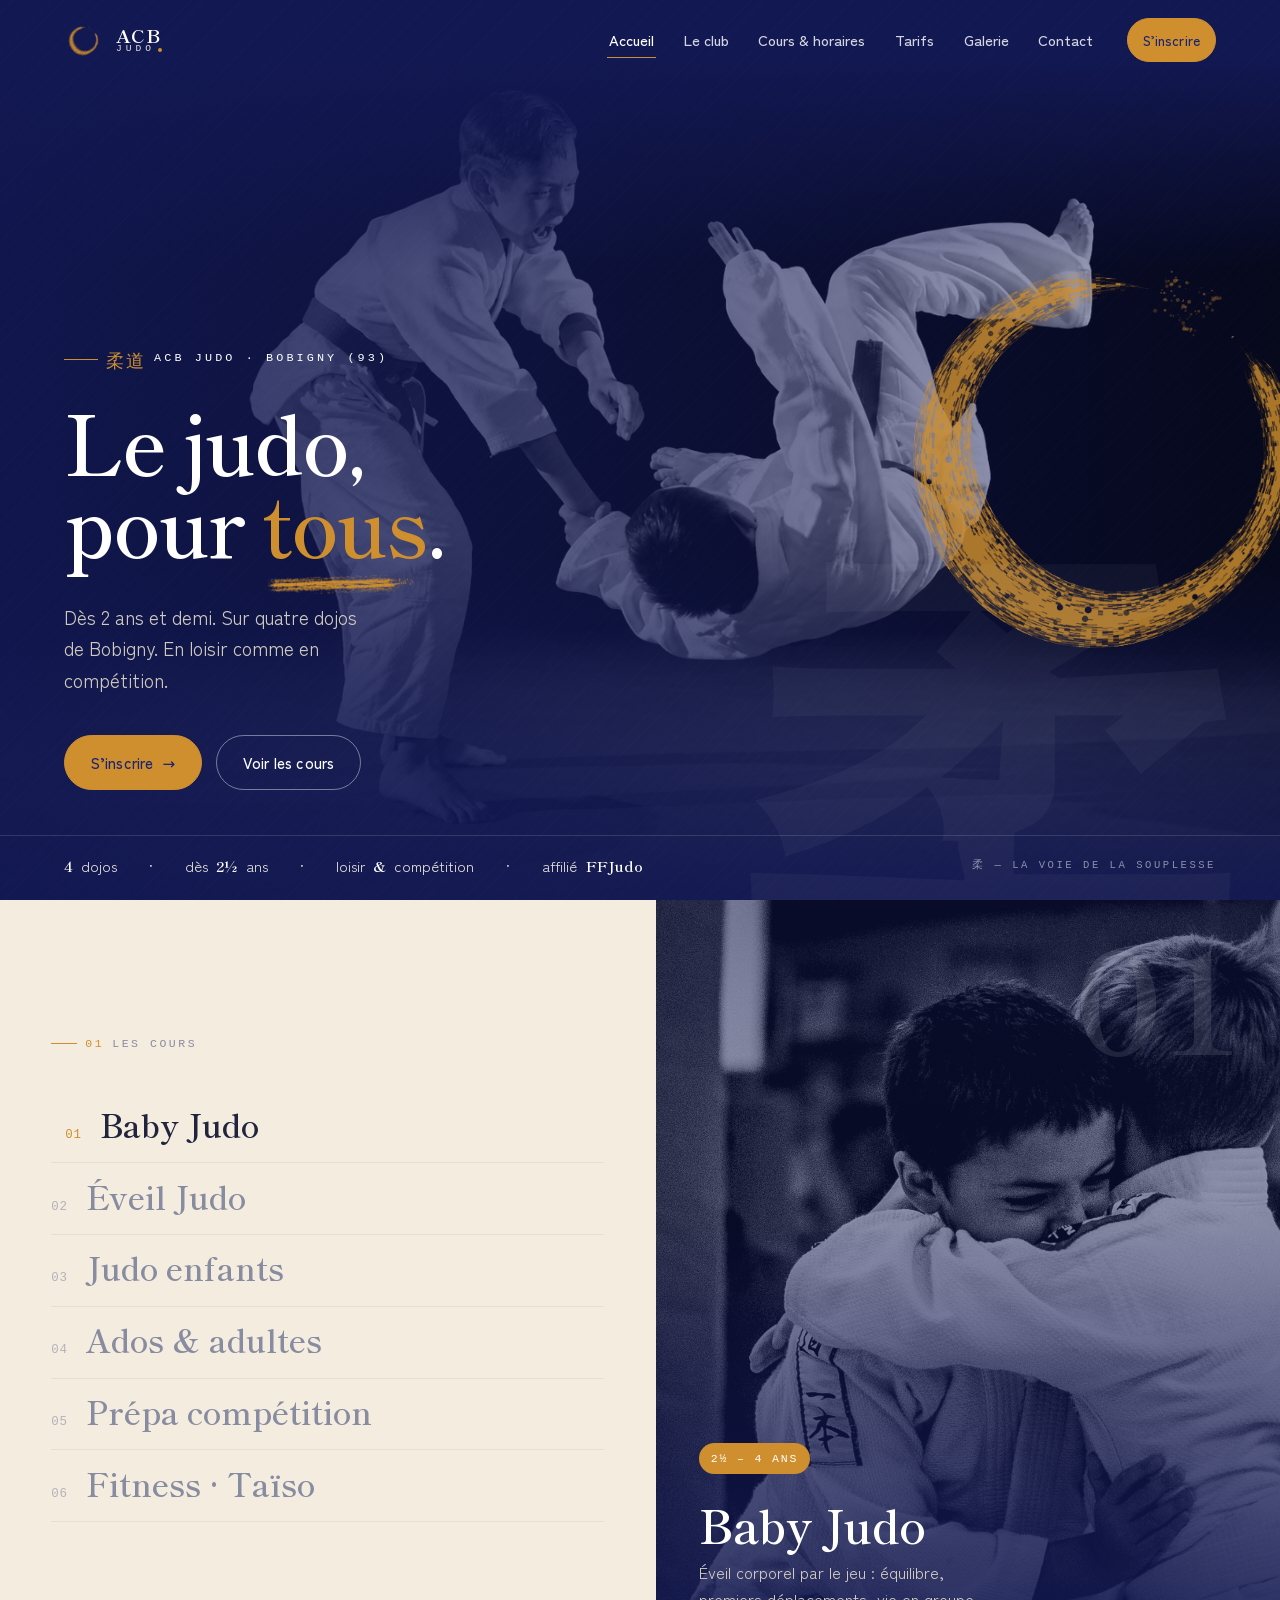
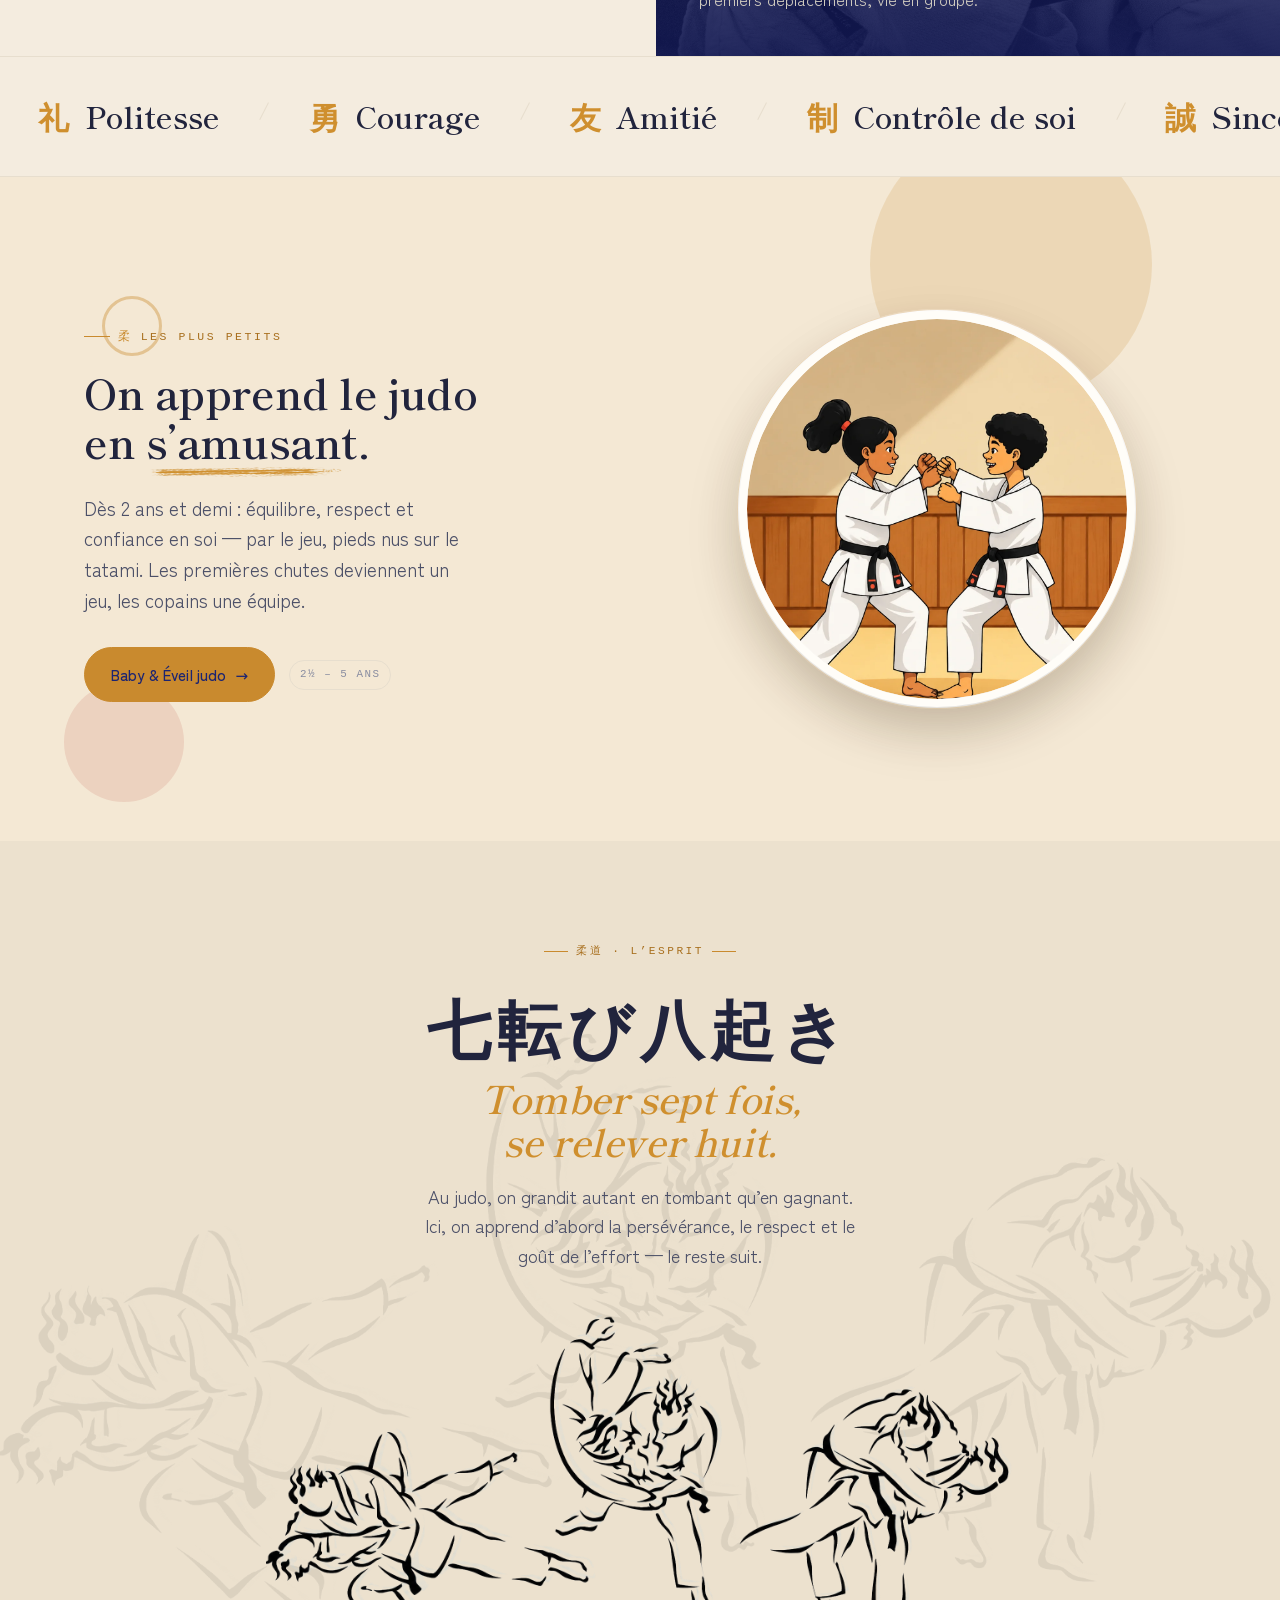
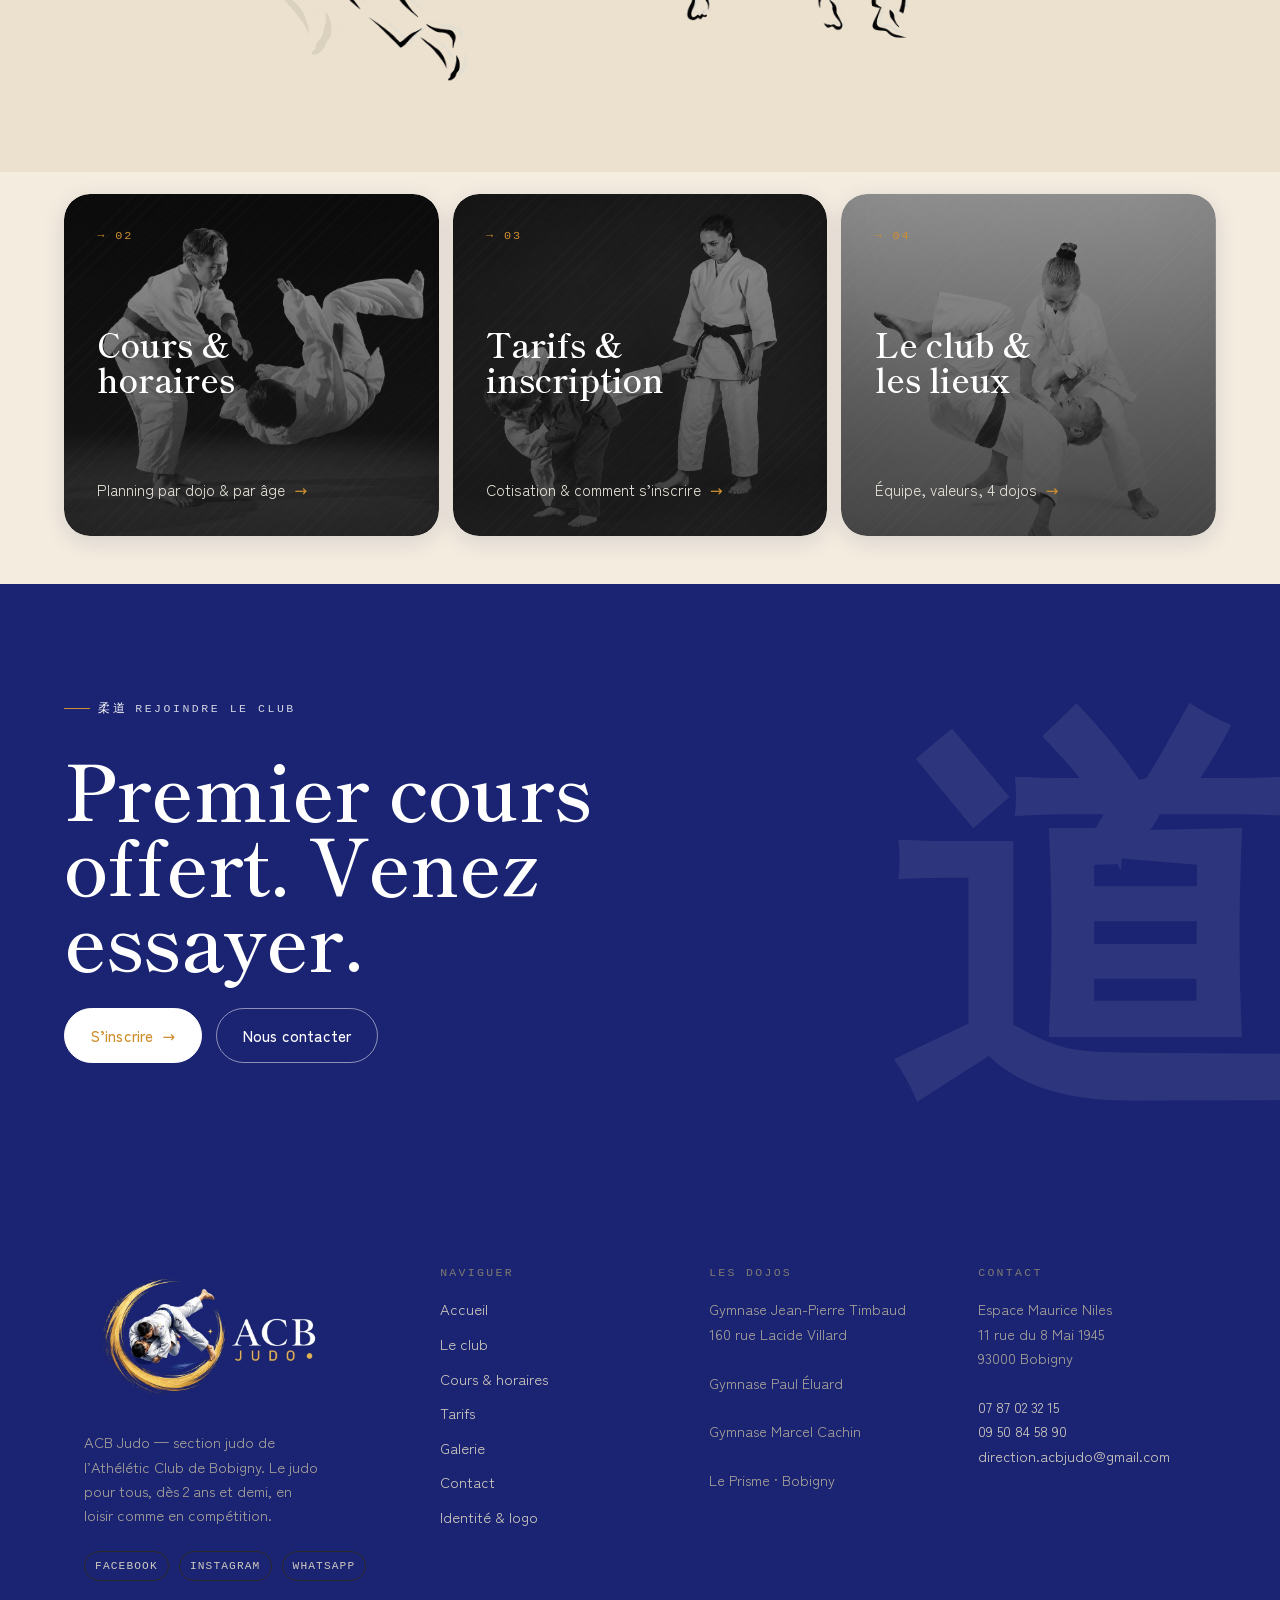
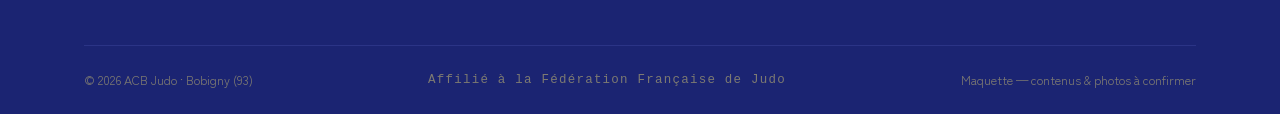
<file: index.html>
<!DOCTYPE html>
<html lang="fr">
<head>
  <!-- Google tag (gtag.js) -->
  <script async src="https://www.googletagmanager.com/gtag/js?id=G-R1B9LE2V7G"></script>
  <script>
    window.dataLayer = window.dataLayer || [];
    function gtag(){dataLayer.push(arguments);}
    gtag('js', new Date());
    gtag('config', 'G-R1B9LE2V7G');
  </script>
<meta charset="utf-8">
<meta name="viewport" content="width=device-width, initial-scale=1, viewport-fit=cover">
<title>Judo à Bobigny (93) · ACB Judo — cours enfants, ados & adultes</title>
<meta name="description" content="Club de judo à Bobigny (Seine-Saint-Denis, 93), aux portes de Paris. Cours pour enfants dès 2 ans et demi, ados et adultes, en loisir comme en compétition, sur 4 dojos. Essai gratuit toute l'année.">
<meta name="keywords" content="judo Bobigny, club de judo 93, judo Seine-Saint-Denis, judo proche Paris, cours de judo enfant Bobigny, arts martiaux Bobigny, ACB Judo">
<link rel="canonical" href="https://acb-judo.com/">
<meta name="robots" content="index,follow">
<meta name="theme-color" content="#1b2472">
<meta name="geo.region" content="FR-93">
<meta name="geo.placename" content="Bobigny">
<meta name="geo.position" content="48.9094;2.4364">
<meta name="ICBM" content="48.9094, 2.4364">
<link rel="icon" href="favicon.svg" type="image/svg+xml">
<link rel="icon" href="favicon.ico" sizes="32x32">
<link rel="icon" type="image/png" sizes="96x96" href="favicon-96.png">
<link rel="apple-touch-icon" href="favicon-96.png">
<meta property="og:type" content="website">
<meta property="og:site_name" content="ACB Judo">
<meta property="og:locale" content="fr_FR">
<meta property="og:title" content="Judo à Bobigny (93) · ACB Judo — cours enfants, ados & adultes">
<meta property="og:description" content="Club de judo à Bobigny (Seine-Saint-Denis, 93), aux portes de Paris. Cours dès 2 ans et demi, ados et adultes, loisir et compétition, sur 4 dojos. Essai gratuit.">
<meta property="og:url" content="https://acb-judo.com/">
<meta property="og:image" content="https://acb-judo.com/og-cover.jpg">
<meta property="og:image:width" content="1200">
<meta property="og:image:height" content="675">
<meta name="twitter:card" content="summary_large_image">
<meta name="twitter:title" content="Judo à Bobigny (93) · ACB Judo — cours enfants, ados & adultes">
<meta name="twitter:description" content="Club de judo à Bobigny (Seine-Saint-Denis, 93), aux portes de Paris. Cours dès 2 ans et demi, ados et adultes, loisir et compétition, sur 4 dojos. Essai gratuit.">
<meta name="twitter:image" content="https://acb-judo.com/og-cover.jpg">
<link rel="stylesheet" href="assets/styles.css">
<style>
/* ============ HERO (immersif, sombre) ============ */
/* Fond body indigo sur l'accueil : iOS Safari (récent) teinte la zone du status bar
   (forehead) avec le background du body, pas avec theme-color. Les sections claires
   en dessous ont chacune leur propre fond, donc rien ne régresse. */
html{ background:var(--night-deep); }
body[data-page="accueil"]{ background:var(--night-deep); }
.xhero{ position:relative; min-height:100svh; background:var(--night); color:#fff; overflow:hidden; display:flex; flex-direction:column; }
.xhero .slot{ position:absolute; inset:0; width:100%; height:100%; --is-radius:0; }
.xhero .veil{ position:absolute; inset:0; z-index:1; background:
   linear-gradient(180deg, var(--night-deep) 0%, var(--night-deep) 6%, transparent 30%),
   linear-gradient(90deg, rgba(18,24,82,.93) 0%, rgba(18,24,82,.72) 42%, rgba(18,24,82,.34) 100%),
   linear-gradient(0deg, rgba(18,24,82,.9) 0%, rgba(18,24,82,0) 38%); }
.xhero .grain{ position:absolute; inset:0; z-index:1; opacity:.5; pointer-events:none;
   background:repeating-linear-gradient(135deg, rgba(255,255,255,.018) 0 1px, transparent 1px 9px); }
.xhero .enso-big{ position:absolute; right:-7%; top:50%; transform:translateY(-50%); z-index:1; width:min(58vh,600px); height:min(58vh,600px); opacity:.82; pointer-events:none; animation:ensoFloat 9s ease-in-out infinite; }
@keyframes ensoFloat{ 0%,100%{ transform:translateY(-50%) rotate(0deg); } 50%{ transform:translateY(-53%) rotate(4deg); } }
.xhero .kanji-bg{ position:absolute; right:3%; bottom:-6%; z-index:1; font-family:var(--serif); font-weight:700; font-size:min(40vw,560px); line-height:.7; color:#fff; opacity:.035; pointer-events:none; }

.xhero-inner{ position:relative; z-index:2; flex:1; display:flex; align-items:flex-end; padding:clamp(120px,16vh,170px) var(--gut) 0; }
.xhero-eyebrow{ display:inline-flex; align-items:center; gap:.7em; font-family:var(--mono); font-size:.74rem; letter-spacing:.26em; text-transform:uppercase; color:#fff; }
.xhero-eyebrow .jp{ font-family:var(--serif); color:var(--red); font-size:1.1rem; letter-spacing:.1em; }
.xhero-eyebrow::before{ content:""; width:34px; height:1px; background:var(--red); }
.xhero-title{ font-family:var(--serif); font-weight:600; font-size:clamp(2.5rem,6.4vw,5.7rem); line-height:1.0; letter-spacing:-.025em; margin:.32em 0 0; }
.xhero-title .l{ display:block; white-space:nowrap; }
.xhero-title .red{ color:var(--red); position:relative; }
.ubrush{ position:absolute; left:-4%; bottom:-.28em; width:108%; height:.5em; pointer-events:none; display:block; }
.brush-word{ position:relative; white-space:nowrap; }
.xhero-sub{ margin-top:clamp(26px,3vw,38px); font-size:clamp(1.05rem,1.5vw,1.32rem); color:#cfcabf; max-width:34ch; }
.xhero-cta{ margin-top:clamp(26px,3vw,38px); margin-bottom:clamp(22px,5vh,52px); display:flex; gap:14px; flex-wrap:wrap; }

.xhero-foot{ position:relative; z-index:2; display:flex; justify-content:space-between; align-items:center; gap:20px; flex-wrap:wrap;
   padding:18px var(--gut) 22px; border-top:1px solid rgba(255,255,255,.13); }
.facts{ display:flex; gap:clamp(14px,2.5vw,40px); flex-wrap:wrap; }
.fact{ display:flex; align-items:baseline; gap:.55em; font-size:.92rem; color:#e7e3da; }
.fact b{ font-family:var(--serif); font-weight:600; color:#fff; }
.fact .d{ color:var(--red); }
.vlabel{ font-family:var(--mono); font-size:.66rem; letter-spacing:.24em; text-transform:uppercase; color:rgba(255,255,255,.5); white-space:nowrap; }
.xhero .slot::part(placeholder){ color:rgba(255,255,255,.4); }

body[data-hero-dark] .btn-ghost{ --fg:#fff; --bd:rgba(255,255,255,.42); }
body[data-hero-dark] .btn-ghost:hover{ --bg:#fff; --fg:var(--ink); --bd:#fff; }

/* ============ DISCIPLINES (interactif) ============ */
.disc{ display:grid; grid-template-columns:1.05fr 1fr; min-height:84vh; }
.disc-left{ padding:clamp(40px,6vw,80px) clamp(24px,4vw,60px); display:flex; flex-direction:column; justify-content:center; background:var(--paper); }
.disc-list{ list-style:none; margin:clamp(20px,3vw,40px) 0 0; padding:0; }
.disc-item{ display:flex; align-items:baseline; gap:18px; padding:clamp(10px,1.3vw,17px) 0; border-bottom:1px solid var(--line); cursor:pointer;
   color:var(--ink-3); transition:color .3s var(--ease), padding-left .4s var(--ease); }
.disc-item .dn{ font-family:var(--mono); font-size:.78rem; letter-spacing:.06em; opacity:.6; transition:color .3s; }
.disc-item .dname{ font-family:var(--serif); font-weight:600; font-size:clamp(1.35rem,2.5vw,2.15rem); line-height:1.04; white-space:nowrap; transition:color .3s var(--ease); }
.disc-item:hover{ color:var(--ink-2); }
.disc-item.active{ color:var(--ink); padding-left:14px; }
.disc-item.active .dname{ color:var(--ink); }
.disc-item.active .dn{ color:var(--red); opacity:1; }
.disc-item.active::marker{ color:var(--red); }
.disc-stage{ position:relative; background:var(--night); color:#fff; overflow:hidden; display:flex; }
.disc-stage .ds-img{ position:absolute; inset:0; width:100%; height:100%; background-size:cover; background-position:center; filter:grayscale(1) contrast(1.05); transition:opacity .35s var(--ease); }
.disc-stage .ds-veil{ position:absolute; inset:0; z-index:1; background:linear-gradient(0deg, rgba(18,24,82,.92), rgba(18,24,82,.45) 60%, rgba(18,24,82,.5)); }
.disc-stage .ds-num{ position:absolute; top:clamp(20px,3vw,40px); right:clamp(24px,3vw,44px); z-index:2; font-family:var(--serif); font-weight:700; font-size:clamp(4rem,11vw,10rem); line-height:.8; color:rgba(255,255,255,.1); }
.disc-stage .ds-body{ position:relative; z-index:2; margin-top:auto; padding:clamp(28px,3.4vw,52px); }
.ds-age{ display:inline-block; font-family:var(--mono); font-size:.72rem; letter-spacing:.16em; text-transform:uppercase; color:#fff; background:var(--red); padding:.5em 1em; border-radius:100px; }
.ds-name{ font-family:var(--serif); font-weight:600; font-size:clamp(2rem,3.6vw,3rem); margin-top:.6em; line-height:1; }
.ds-line{ margin-top:.7em; color:#cfcabf; max-width:38ch; font-size:1.02rem; }
.ds-fade{ transition:opacity .35s var(--ease); }

/* ============ PORTES (3 entrées) ============ */
.doors{ display:grid; grid-template-columns:repeat(3,1fr); gap:14px; padding:clamp(16px,2vw,22px) var(--gut) clamp(28px,4vw,48px); background:var(--paper); }
.door{ position:relative; min-height:clamp(280px,38vh,440px); padding:clamp(26px,2.6vw,40px); display:flex; flex-direction:column; justify-content:space-between;
   color:#fff; overflow:hidden; border-radius:var(--r-lg); transition:transform .45s var(--bounce), box-shadow .45s var(--ease); box-shadow:0 6px 22px rgba(18,24,82,.12); }
.door:hover{ transform:translateY(-7px); box-shadow:0 18px 40px rgba(18,24,82,.22); }
.door .d-bg{ position:absolute; inset:0; background:var(--night); z-index:0; border-radius:inherit; transition:transform .7s var(--ease); }
.door:nth-child(2) .d-bg{ background:#232c82; }
.door .d-bg::after{ content:""; position:absolute; inset:0; background:repeating-linear-gradient(135deg, rgba(255,255,255,.02) 0 1px, transparent 1px 10px); }
.door:hover .d-bg{ transform:scale(1.04); }
.door > *{ position:relative; z-index:1; }
.door .d-num{ font-family:var(--mono); font-size:.74rem; letter-spacing:.16em; color:var(--red); }
.door .d-ttl{ font-family:var(--serif); font-weight:600; font-size:clamp(1.7rem,2.6vw,2.4rem); line-height:1.05; }
.door .d-go{ display:inline-flex; align-items:center; gap:.6em; font-size:.95rem; color:#e7e3da; }
.door .d-go .arw{ color:var(--red); transition:transform .4s var(--ease); }
.door:hover .d-go .arw{ transform:translateX(6px); }

/* ============ FRISE ENCRE / PROVERBE ============ */
.ink-band{ position:relative; background:var(--paper-deep); padding:clamp(50px,7vw,104px) var(--gut); overflow:hidden; }
.ink-band .ink-frieze-bg{ position:absolute; left:50%; top:54%; transform:translate(-50%,-50%); width:min(120%,1320px); height:auto; opacity:.07; pointer-events:none; }
.ink-band-inner{ position:relative; z-index:1; max-width:780px; margin:0 auto; text-align:center; }
.ink-eyebrow{ display:inline-flex; align-items:center; gap:.7em; font-family:var(--mono); font-size:.7rem; letter-spacing:.22em; text-transform:uppercase; color:var(--gold-deep); }
.ink-eyebrow::before,.ink-eyebrow::after{ content:""; width:24px; height:1px; background:var(--gold); }
.ink-proverb{ font-family:var(--serif); font-weight:600; font-size:clamp(2.2rem,6vw,4rem); color:var(--ink); letter-spacing:.1em; margin-top:.5em; line-height:1; }
.ink-quote{ font-family:var(--serif); font-style:italic; font-size:clamp(1.5rem,3.2vw,2.4rem); color:var(--red); margin-top:.5em; line-height:1.12; }
.ink-sub{ color:var(--ink-2); max-width:48ch; margin:1.1em auto 0; font-size:clamp(1rem,1.4vw,1.12rem); }
.ink-frieze-main{ display:block; width:min(96%,940px); height:auto; margin:clamp(26px,3.5vw,46px) auto 0; }
@media (max-width:680px){ .ink-frieze-main{ width:100%; } }

/* ============ MARQUEE code moral ============ */
.moral-band{ background:var(--paper); border-block:1px solid var(--line); padding:clamp(22px,3vw,34px) 0; overflow:hidden; }
.marquee{ display:flex; gap:0; white-space:nowrap; width:max-content; animation:scrollx 32s linear infinite; }
.marquee .mw{ display:inline-flex; align-items:center; gap:.5em; font-family:var(--serif); font-size:clamp(1.4rem,2.4vw,2.1rem); font-weight:600; padding:0 clamp(20px,3vw,46px); }
.marquee .mw .jp{ color:var(--red); }
.marquee .sepd{ color:var(--line); font-size:1.4rem; }
@keyframes scrollx{ to{ transform:translateX(-50%); } }
.moral-band:hover .marquee{ animation-play-state:paused; }

/* ============ CTA band ============ */
.cta-band{ position:relative; background:var(--night); color:#fff; overflow:hidden; }
.cta-band .k{ position:absolute; right:-2%; top:50%; transform:translateY(-50%); font-family:var(--serif); font-weight:700; font-size:min(34vw,420px); line-height:.7; color:#fff; opacity:.08; pointer-events:none; }
.cta-inner{ position:relative; z-index:1; padding:clamp(56px,9vw,120px) var(--gut); display:flex; flex-direction:column; align-items:flex-start; gap:clamp(20px,3vw,32px); }
.cta-band h2{ font-size:clamp(2.4rem,6vw,5rem); line-height:.98; max-width:16ch; }
.cta-band .btn-paper{ --bg:#fff; --fg:var(--red); --bd:#fff; }
.cta-band .btn-paper:hover{ --bg:var(--night); --fg:#fff; --bd:var(--night); }

/* ============ LES PLUS PETITS (kids) ============ */
.kids{ position:relative; background:var(--gold-wash); overflow:hidden; padding-block:clamp(56px,8vw,120px); }
.kids .blob{ position:absolute; border-radius:50%; pointer-events:none; }
.kids .b1{ width:clamp(160px,22vw,300px); height:clamp(160px,22vw,300px); background:rgba(201,138,46,.18); top:-8%; right:10%; }
.kids .b2{ width:120px; height:120px; background:rgba(179,50,42,.12); bottom:6%; left:5%; }
.kids .b3{ width:60px; height:60px; border:3px solid rgba(201,138,46,.4); top:18%; left:8%; }
.kids-inner{ position:relative; z-index:1; display:grid; grid-template-columns:1.02fr 1fr; gap:clamp(30px,5vw,68px); align-items:center; }
.label.gold{ color:var(--gold-deep); }
.label.gold .num{ color:var(--gold); }
.label.gold::before{ background:var(--gold); }
.kids-h{ font-size:clamp(1.7rem,3.4vw,2.7rem); line-height:1.12; margin:.5em 0 .66em; }
.kids .lead{ color:var(--ink-2); max-width:42ch; }
.kids-cta{ margin-top:clamp(22px,3vw,32px); display:flex; align-items:center; gap:14px; flex-wrap:wrap; }
.kids-illus{ position:relative; display:flex; align-items:center; justify-content:center; min-height:clamp(300px,38vw,460px); }
.kids-illus .kring{ position:absolute; width:min(86%,400px); aspect-ratio:1; border-radius:50%; background:#fff; box-shadow:inset 0 0 0 1px rgba(201,138,46,.3), 0 24px 54px rgba(60,42,12,.13); }
.kids-illus .kphoto{ position:relative; z-index:1; width:min(82%,380px); aspect-ratio:1; object-fit:cover; object-position:center 30%; border-radius:50%; box-shadow:0 22px 50px rgba(60,42,12,.18); outline:8px solid #fffdf8; animation:inkFloat 7s ease-in-out infinite; }
.kids-illus .ink{ position:relative; z-index:1; width:min(104%,560px); height:auto; animation:inkFloat 7s ease-in-out infinite; }
@keyframes inkFloat{ 0%,100%{ transform:translateY(0) rotate(0deg); } 50%{ transform:translateY(-10px) rotate(-1.5deg); } }
.kids-note{ position:relative; z-index:1; text-align:center; margin-top:clamp(22px,3vw,38px); font-family:var(--mono); font-size:.66rem; letter-spacing:.08em; color:var(--gold-deep); opacity:.85; }

@media (max-width:860px){
  .disc{ grid-template-columns:1fr; }
  .disc-stage{ min-height:60vh; order:-1; }
  .doors{ grid-template-columns:1fr; }
  .door{ border-right:0; border-bottom:0; }
  .kids-inner{ grid-template-columns:1fr; }
  .kids .b3{ display:none; } /* anneau ensō déco : masqué en mobile (trop chargé) */
  .xhero .enso-big{ width:58vw; height:auto; aspect-ratio:1/1; right:-16%; opacity:.5; }
}
</style>
<script type="application/ld+json">
{
  "@context": "https://schema.org",
  "@type": "SportsClub",
  "name": "ACB Judo",
  "alternateName": "Athlétic Club de Bobigny — Judo",
  "description": "Section judo de l'Athlétic Club de Bobigny. Le judo pour tous dès 2 ans et demi, en loisir comme en compétition, sur plusieurs dojos de Bobigny.",
  "sport": "Judo",
  "url": "https://acb-judo.com/",
  "logo": "https://acb-judo.com/favicon.svg",
  "image": "https://acb-judo.com/og-cover.jpg",
  "email": "direction.acbjudo@gmail.com",
  "telephone": "+33787023215",
  "address": {
    "@type": "PostalAddress",
    "streetAddress": "Espace Maurice Niles, 11 rue du 8 Mai 1945",
    "addressLocality": "Bobigny",
    "postalCode": "93000",
    "addressRegion": "Île-de-France",
    "addressCountry": "FR"
  },
  "geo": {
    "@type": "GeoCoordinates",
    "latitude": 48.9094,
    "longitude": 2.4364
  },
  "openingHoursSpecification": [
    { "@type": "OpeningHoursSpecification", "dayOfWeek": "Monday", "opens": "18:00", "closes": "22:00" },
    { "@type": "OpeningHoursSpecification", "dayOfWeek": "Tuesday", "opens": "18:00", "closes": "20:00" },
    { "@type": "OpeningHoursSpecification", "dayOfWeek": "Wednesday", "opens": "17:00", "closes": "20:00" },
    { "@type": "OpeningHoursSpecification", "dayOfWeek": "Thursday", "opens": "18:00", "closes": "22:00" },
    { "@type": "OpeningHoursSpecification", "dayOfWeek": "Friday", "opens": "18:00", "closes": "20:00" }
  ],
  "areaServed": [
    { "@type": "City", "name": "Bobigny" },
    { "@type": "City", "name": "Drancy" },
    { "@type": "City", "name": "Pantin" },
    { "@type": "City", "name": "Noisy-le-Sec" },
    { "@type": "City", "name": "Bondy" },
    { "@type": "City", "name": "Le Pré-Saint-Gervais" },
    { "@type": "City", "name": "Les Lilas" },
    { "@type": "City", "name": "Romainville" },
    { "@type": "City", "name": "Paris" },
    { "@type": "AdministrativeArea", "name": "Seine-Saint-Denis (93)" }
  ],
  "priceRange": "€€",
  "currenciesAccepted": "EUR",
  "memberOf": {
    "@type": "SportsOrganization",
    "name": "Fédération Française de Judo"
  },
  "sameAs": [
    "https://www.facebook.com/p/Athl%C3%A9tique-club-Bobigny-JUDO-100048414670875/"
  ]
}
</script>
</head>
<body data-page="accueil" data-hero data-hero-dark data-kanji="on">

<!-- ============ HERO ============ -->
<section class="xhero" data-screen-label="Accueil — Hero">
  <div class="slot" id="hero-slot" style="background-image:url('assets/photo-throw.webp');background-size:cover;background-position:center 28%;filter:grayscale(1) contrast(1.04)"></div>
  <div class="veil"></div>
  <div class="grain"></div>
  <img class="enso-big" src="assets/enso.webp" alt="" aria-hidden="true">
  <div class="kanji-bg" aria-hidden="true">柔</div>

  <div class="xhero-inner">
    <div>
      <span class="xhero-eyebrow reveal"><span class="jp">柔道</span> ACB Judo · Bobigny (93)</span>
      <h1 class="xhero-title reveal d1"><span class="l">Le judo,</span><span class="l">pour <span class="red">tous<img class="ubrush" src="assets/brush-gold.webp" alt="" aria-hidden="true"></span>.</span></h1>
      <p class="xhero-sub reveal d2">Dès 2 ans et demi. Sur quatre dojos de Bobigny. En loisir comme en compétition.</p>
      <div class="xhero-cta reveal d3">
        <a class="btn btn-red" href="tarifs.html#inscription">S’inscrire <span class="arw">→</span></a>
        <a class="btn btn-ghost" href="cours.html">Voir les cours</a>
      </div>
    </div>
  </div>

  <div class="xhero-foot reveal d3">
    <div class="facts">
      <span class="fact"><b>4</b> dojos</span><span class="fact d">·</span>
      <span class="fact">dès <b>2½</b> ans</span><span class="fact d">·</span>
      <span class="fact">loisir <b>&</b> compétition</span><span class="fact d">·</span>
      <span class="fact">affilié <b>FFJudo</b></span>
    </div>
    <span class="vlabel">柔 — la voie de la souplesse</span>
  </div>
</section>

<!-- ============ DISCIPLINES ============ -->
<section class="disc" data-screen-label="Accueil — Disciplines" aria-label="Les cours">
  <div class="disc-left">
    <span class="label reveal"><span class="num">01</span> Les cours</span>
    <ul class="disc-list reveal d1" id="disc-list"></ul>
  </div>
  <div class="disc-stage" id="disc-stage">
    <div class="ds-img" id="ds-img"></div>
    <div class="ds-veil"></div>
    <div class="ds-num ds-fade" id="ds-num">01</div>
    <div class="ds-body">
      <span class="ds-age ds-fade" id="ds-age"></span>
      <h3 class="ds-name ds-fade" id="ds-name"></h3>
      <p class="ds-line ds-fade" id="ds-line"></p>
    </div>
  </div>
</section>

<!-- ============ MARQUEE — code moral ============ -->
<div class="moral-band" aria-label="Le code moral du judo">
  <div class="marquee" id="marquee"></div>
</div>

<!-- ============ LES PLUS PETITS ============ -->
<section class="kids" data-screen-label="Accueil — Les plus petits">
  <span class="blob b1"></span><span class="blob b2"></span><span class="blob b3"></span>
  <div class="wrap kids-inner">
    <div class="kids-copy reveal">
      <span class="label gold"><span class="num">柔</span> Les plus petits</span>
      <h2 class="kids-h">On apprend le judo<br>en <span class="brush-word">s’amusant<img class="ubrush" src="assets/brush-gold.webp" alt="" aria-hidden="true"></span>.</h2>
      <p class="lead">Dès 2 ans et demi : équilibre, respect et confiance en soi — par le jeu, pieds nus sur le tatami. Les premières chutes deviennent un jeu, les copains une équipe.</p>
      <div class="kids-cta">
        <a class="btn btn-gold" href="cours.html">Baby & Éveil judo <span class="arw">→</span></a>
        <span class="tag">2½ – 5 ans</span>
      </div>
    </div>
    <div class="kids-illus reveal d1">
      <span class="kring"></span>
      <img class="kphoto" src="assets/kids-cartoon.webp" alt="Deux enfants au judo, illustration">
    </div>
  </div>
</section>

<!-- ============ FRISE ENCRE / PROVERBE ============ -->
<section class="ink-band" data-screen-label="Accueil — Proverbe">
  <img class="ink-frieze-bg" src="assets/ink-frieze.webp" alt="" aria-hidden="true">
  <div class="ink-band-inner reveal">
    <span class="ink-eyebrow">柔道 · l’esprit</span>
    <p class="ink-proverb">七転び八起き</p>
    <h2 class="ink-quote">Tomber sept fois,<br>se relever huit.</h2>
    <p class="ink-sub">Au judo, on grandit autant en tombant qu’en gagnant. Ici, on apprend d’abord la persévérance, le respect et le goût de l’effort — le reste suit.</p>
    <img class="ink-frieze-main reveal d1" src="assets/ink-frieze.webp" alt="Trois prises de judo illustrées à l’encre">
  </div>
</section>

<!-- ============ PORTES ============ -->
<section class="doors" aria-label="Accès rapides">
  <a class="door reveal" href="cours.html"><div class="d-bg" style="background-image:linear-gradient(rgba(18,24,82,.42),rgba(18,24,82,.8)),url('assets/photo-throw.webp');background-size:cover;background-position:center;filter:grayscale(1)"></div><span class="d-num">→ 02</span><div><div class="d-ttl">Cours &<br>horaires</div></div><span class="d-go">Planning par dojo & par âge <span class="arw">→</span></span></a>
  <a class="door reveal d1" href="tarifs.html"><div class="d-bg" style="background-image:linear-gradient(rgba(18,24,82,.42),rgba(18,24,82,.8)),url('assets/photo-teacher.webp');background-size:cover;background-position:center 20%;filter:grayscale(1)"></div><span class="d-num">→ 03</span><div><div class="d-ttl">Tarifs &<br>inscription</div></div><span class="d-go">Cotisation & comment s’inscrire <span class="arw">→</span></span></a>
  <a class="door reveal d2" href="club.html"><div class="d-bg" style="background-image:linear-gradient(rgba(18,24,82,.42),rgba(18,24,82,.8)),url('assets/photo-kids.webp');background-size:cover;background-position:center 22%;filter:grayscale(1)"></div><span class="d-num">→ 04</span><div><div class="d-ttl">Le club &<br>les lieux</div></div><span class="d-go">Équipe, valeurs, 4 dojos <span class="arw">→</span></span></a>
</section>

<!-- ============ CTA ============ -->
<section class="cta-band" id="inscription">
  <div class="k" aria-hidden="true">道</div>
  <div class="cta-inner">
    <span class="label reveal" style="color:rgba(255,255,255,.8)"><span class="num" style="color:#fff">柔道</span> Rejoindre le club</span>
    <h2 class="reveal d1">Premier cours offert. Venez essayer.</h2>
    <div class="reveal d2" style="display:flex;gap:14px;flex-wrap:wrap">
      <a class="btn btn-paper" href="tarifs.html#inscription">S’inscrire <span class="arw">→</span></a>
      <a class="btn btn-ghost" href="contact.html" style="--fg:#fff;--bd:rgba(255,255,255,.5)">Nous contacter</a>
    </div>
  </div>
</section>

<!-- ============ scripts ============ -->
<script>
(function(){
  var D = [
    {n:'Baby Judo', age:'2½ – 4 ans', line:'Éveil corporel par le jeu : équilibre, premiers déplacements, vie en groupe.', img:'assets/photo-babyjudo.webp'},
    {n:'Éveil Judo', age:'4 – 5 ans', line:'Motricité, coordination, découverte du salut et des règles du tatami.', img:'assets/photo-teacher.webp'},
    {n:'Judo enfants', age:'6 – 13 ans', line:'Technique, chutes, premières ceintures et compétitions amicales.', img:'assets/photo-throw.webp'},
    {n:'Ados & adultes', age:'14 ans et +', line:'Perfectionnement, randori et pratique loisir pour la forme.', img:'assets/photo-ados.webp'},
    {n:'Prépa compétition', age:'sur sélection', line:'Préparation physique et tactique pour tournois et passages de grade.', img:'assets/photo-prepa.webp'},
    {n:'Fitness · Taïso', age:'adultes', line:'Renforcement, souplesse et cardio inspirés du judo, sans opposition.', img:'assets/photo-fitness.webp'}
  ];
  var list = document.getElementById('disc-list');
  list.innerHTML = D.map(function(d,i){
    return '<li class="disc-item'+(i===0?' active':'')+'" data-i="'+i+'"><span class="dn">0'+(i+1)+'</span><span class="dname">'+d.n+'</span></li>';
  }).join('');
  var img=document.getElementById('ds-img'), num=document.getElementById('ds-num'), age=document.getElementById('ds-age'), nm=document.getElementById('ds-name'), ln=document.getElementById('ds-line');
  var fades=[num,age,nm,ln];
  function set(i){
    fades.forEach(function(e){ e.style.opacity=0; });
    if(img) img.style.opacity=.35;
    setTimeout(function(){
      num.textContent='0'+(i+1); age.textContent=D[i].age; nm.textContent=D[i].n; ln.textContent=D[i].line;
      if(img){ img.style.backgroundImage="url('"+D[i].img+"')"; img.style.opacity=1; }
      fades.forEach(function(e){ e.style.opacity=1; });
    },180);
  }
  set(0);
  list.addEventListener('mouseover', function(e){ var it=e.target.closest('.disc-item'); if(!it) return; activate(it); });
  list.addEventListener('click', function(e){ var it=e.target.closest('.disc-item'); if(!it) return; activate(it); });
  function activate(it){
    if(it.classList.contains('active')) return;
    list.querySelectorAll('.disc-item').forEach(function(x){ x.classList.remove('active'); });
    it.classList.add('active'); set(+it.dataset.i);
  }
  // marquee
  var vals=[['礼','Politesse'],['勇','Courage'],['友','Amitié'],['制','Contrôle de soi'],['誠','Sincérité'],['謙','Modestie'],['誉','Honneur']];
  function chunk(){ return vals.map(function(v){ return '<span class="mw"><span class="jp">'+v[0]+'</span> '+v[1]+'</span><span class="sepd">/</span>'; }).join(''); }
  document.getElementById('marquee').innerHTML = chunk()+chunk();
})();
</script>

<script src="assets/site.js"></script>
</body>
</html>
</file>
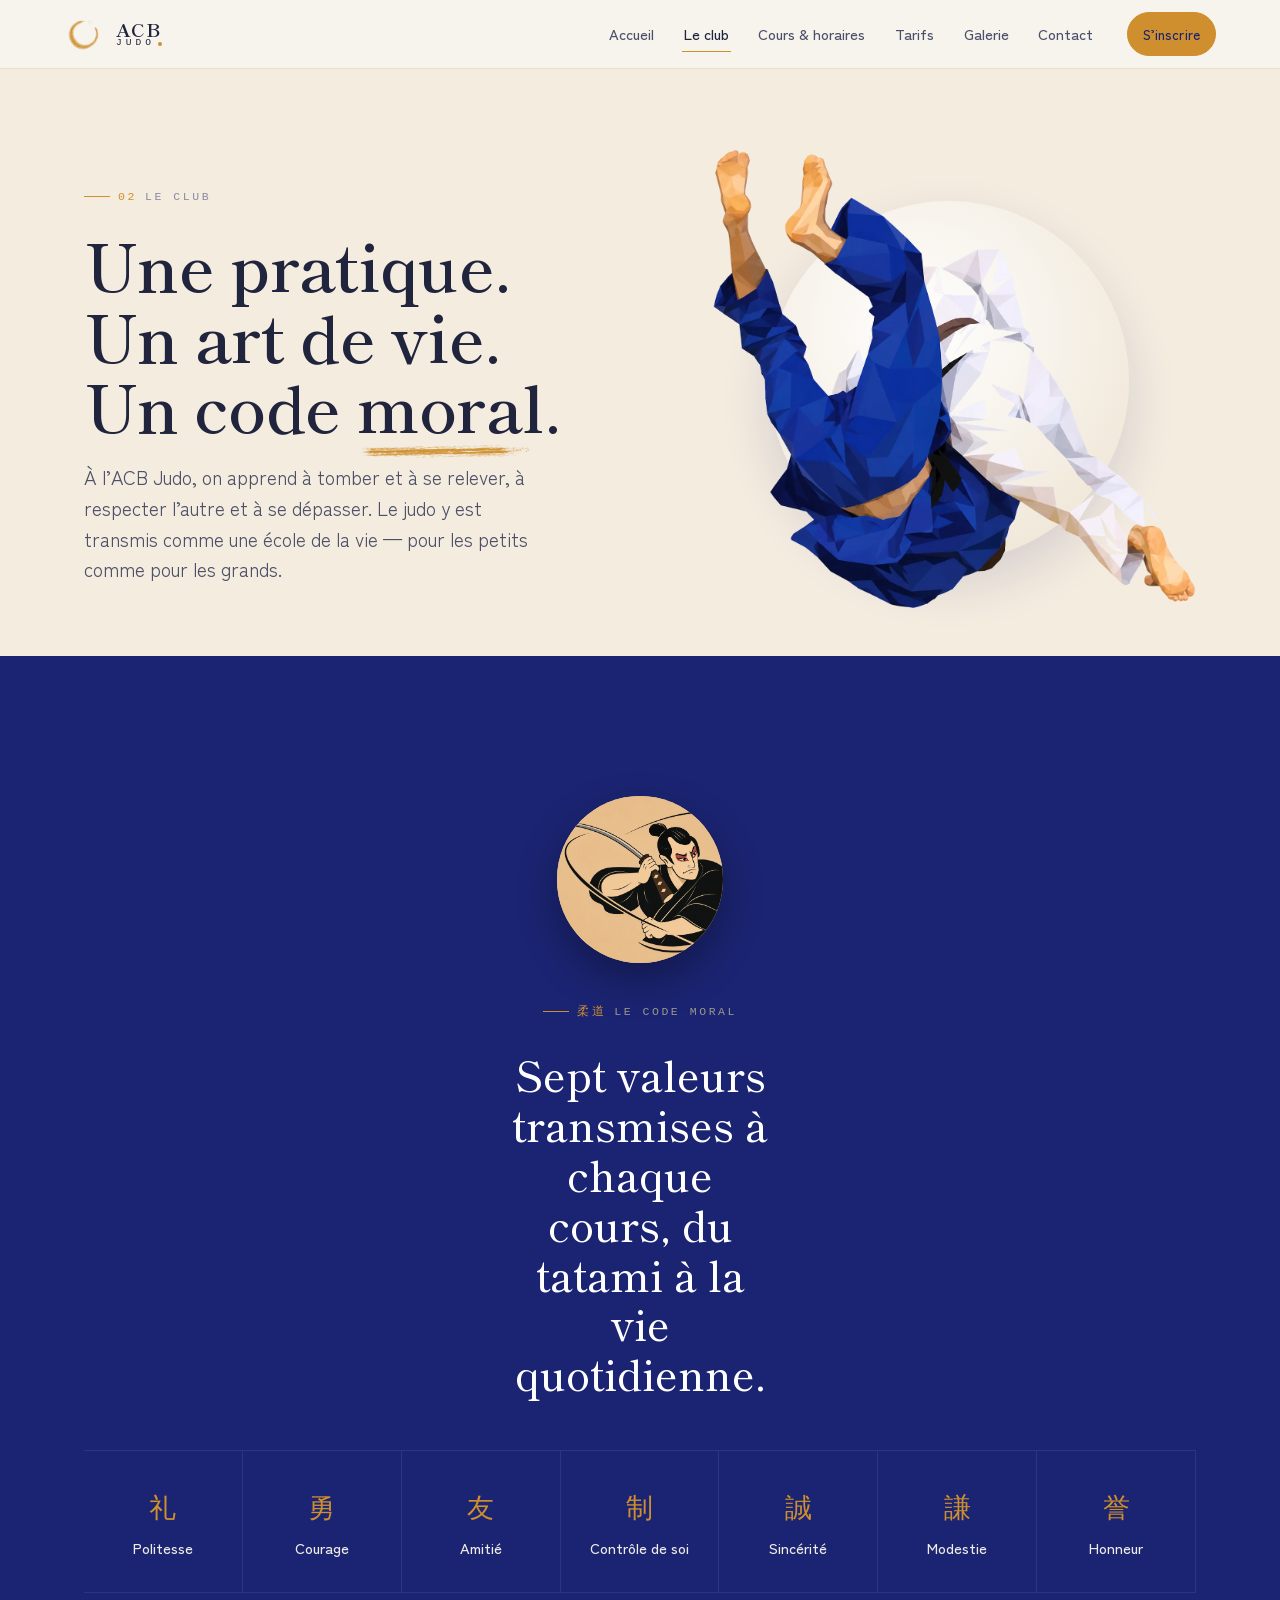
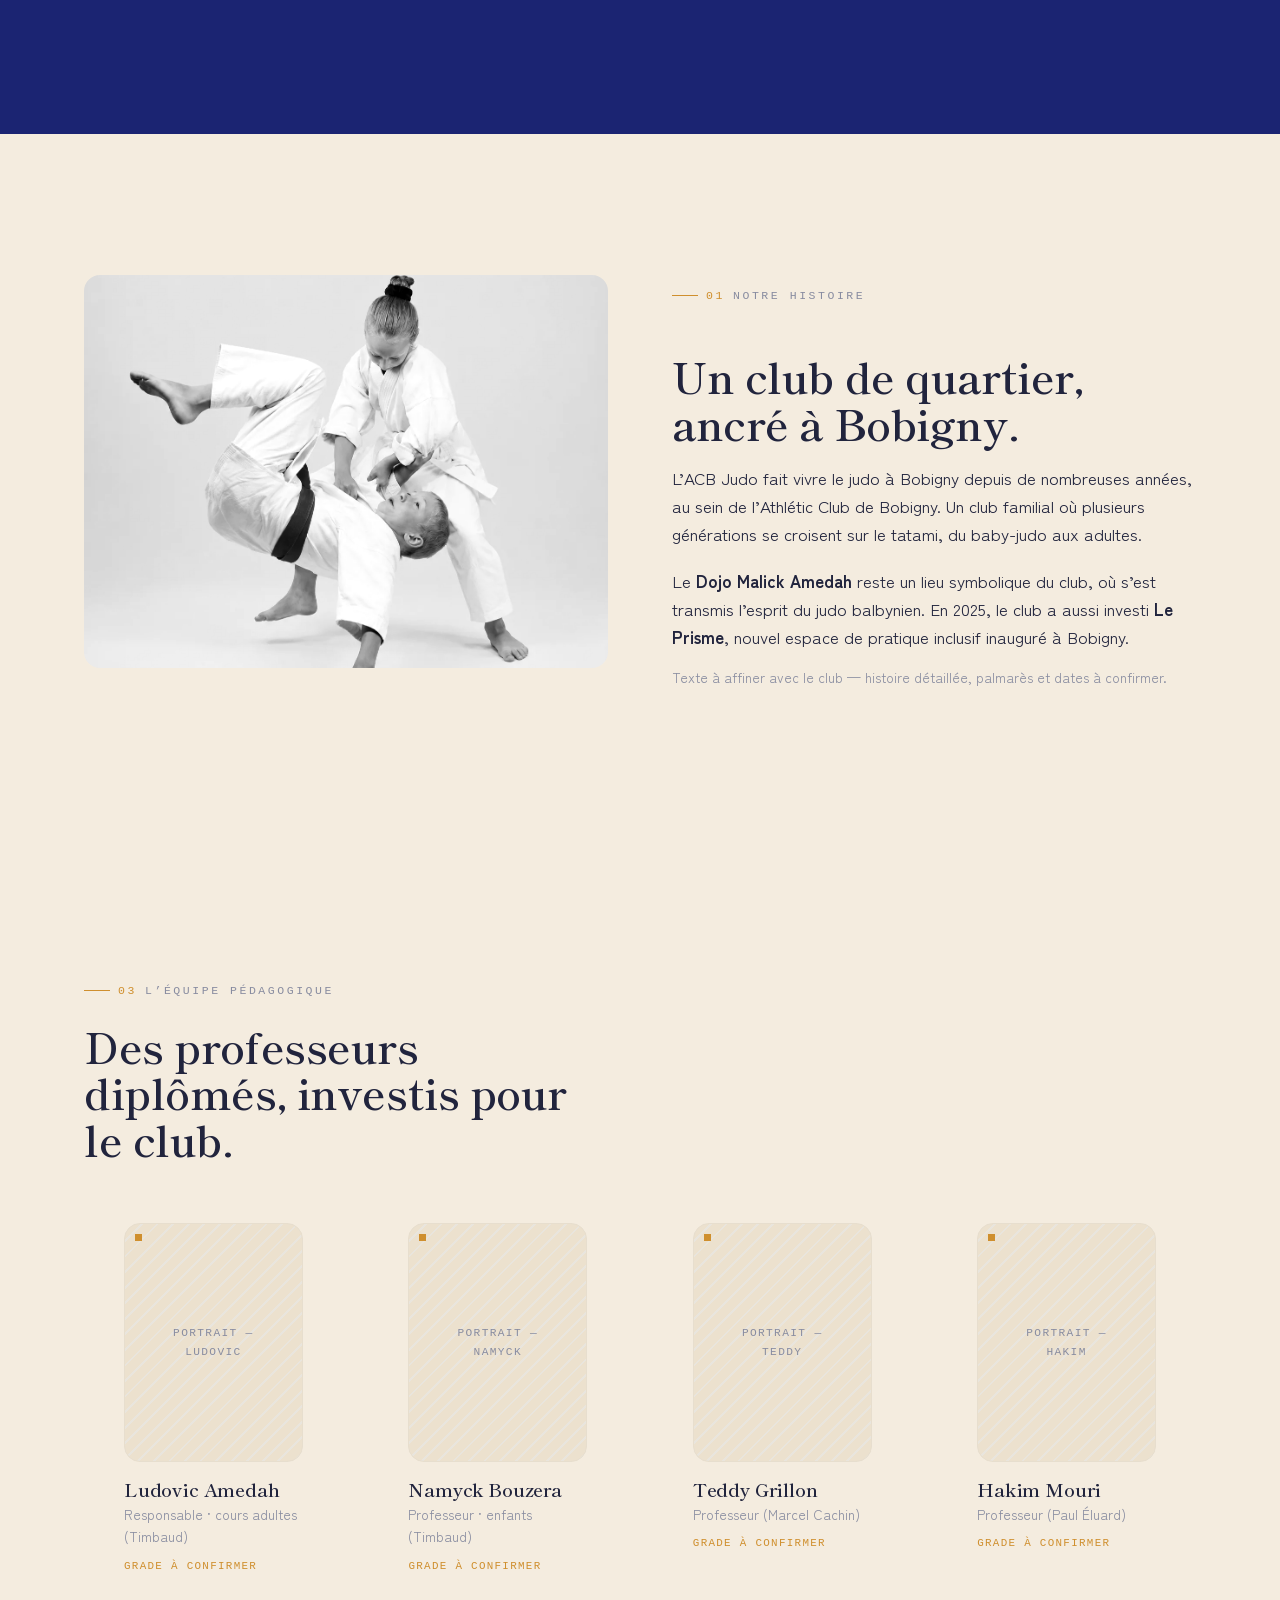
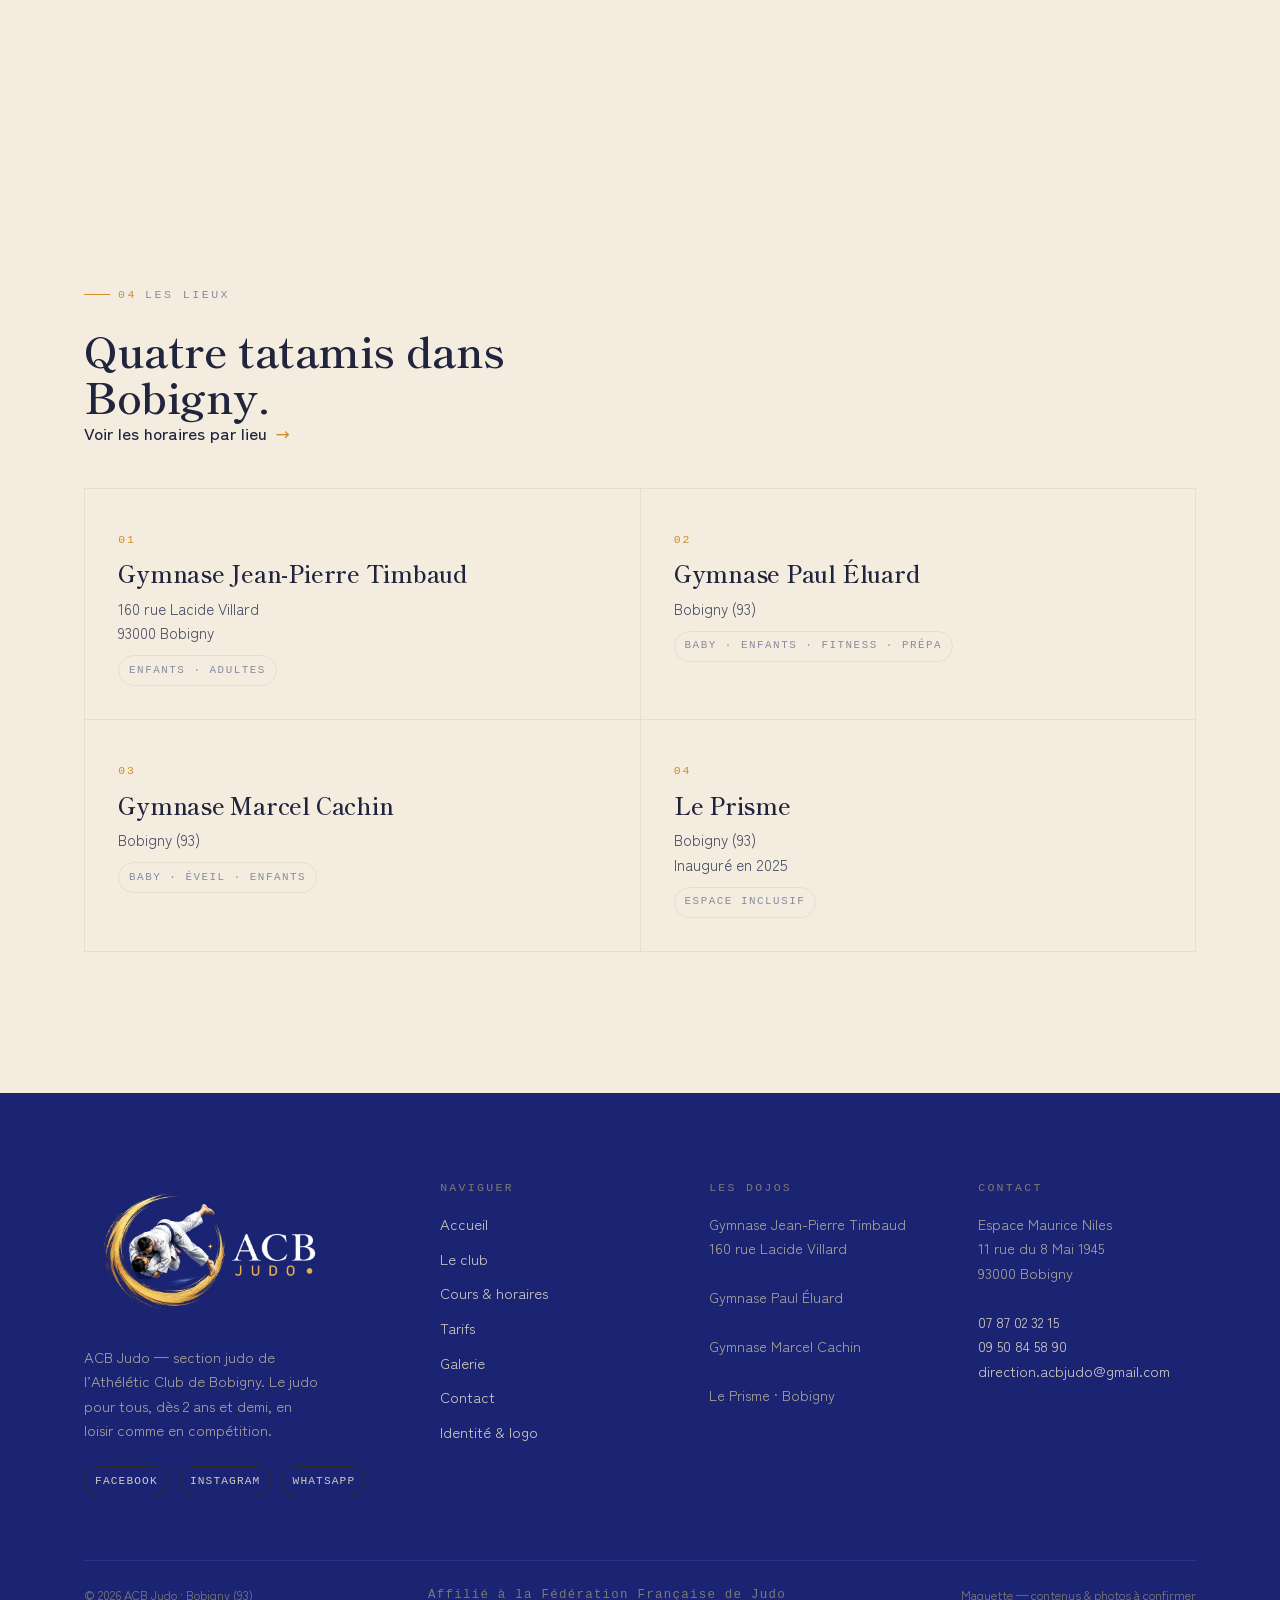
<file: club.html>
<!DOCTYPE html>
<html lang="fr">
<head>
  <!-- Google tag (gtag.js) -->
  <script async src="https://www.googletagmanager.com/gtag/js?id=G-R1B9LE2V7G"></script>
  <script>
    window.dataLayer = window.dataLayer || [];
    function gtag(){dataLayer.push(arguments);}
    gtag('js', new Date());
    gtag('config', 'G-R1B9LE2V7G');
  </script>
<meta charset="utf-8">
<meta name="viewport" content="width=device-width, initial-scale=1, viewport-fit=cover">
<title>Le club de judo de Bobigny · ACB Judo</title>
<meta name="description" content="Le club de judo ACB à Bobigny (93) : le code moral, l'histoire du club, l'équipe pédagogique et les 4 dojos de pratique en Seine-Saint-Denis, aux portes de Paris.">
<link rel="canonical" href="https://acb-judo.com/club.html">
<meta name="geo.region" content="FR-93">
<meta name="geo.placename" content="Bobigny">
<meta name="geo.position" content="48.9094;2.4364">
<meta name="ICBM" content="48.9094, 2.4364">
<meta name="robots" content="index,follow">
<meta name="theme-color" content="#f4ecdf">
<link rel="icon" href="favicon.svg" type="image/svg+xml">
<link rel="icon" href="favicon.ico" sizes="32x32">
<link rel="icon" type="image/png" sizes="96x96" href="favicon-96.png">
<link rel="apple-touch-icon" href="favicon-96.png">
<meta property="og:type" content="website">
<meta property="og:site_name" content="ACB Judo">
<meta property="og:locale" content="fr_FR">
<meta property="og:title" content="Le club de judo de Bobigny · ACB Judo">
<meta property="og:description" content="Le club de judo ACB à Bobigny (93) : le code moral, l&#x27;histoire du club, l&#x27;équipe pédagogique et les 4 dojos de pratique en Seine-Saint-Denis, aux portes de Paris.">
<meta property="og:url" content="https://acb-judo.com/club.html">
<meta property="og:image" content="https://acb-judo.com/og-cover.jpg">
<meta property="og:image:width" content="1200">
<meta property="og:image:height" content="675">
<meta name="twitter:card" content="summary_large_image">
<meta name="twitter:title" content="Le club de judo de Bobigny · ACB Judo">
<meta name="twitter:description" content="Le club de judo ACB à Bobigny (93) : le code moral, l&#x27;histoire du club, l&#x27;équipe pédagogique et les 4 dojos de pratique en Seine-Saint-Denis, aux portes de Paris.">
<meta name="twitter:image" content="https://acb-judo.com/og-cover.jpg">
<script type="application/ld+json">{"@context":"https://schema.org","@type":"BreadcrumbList","itemListElement":[{"@type":"ListItem","position":1,"name":"Accueil","item":"https://acb-judo.com/"},{"@type":"ListItem","position":2,"name":"Le club","item":"https://acb-judo.com/club.html"}]}</script>
<link rel="stylesheet" href="assets/styles.css">
<style>
.club-hero{ padding-bottom:clamp(18px,3vw,38px); }
.club-hero-inner{ display:grid; grid-template-columns:1.06fr .94fr; gap:clamp(28px,5vw,60px); align-items:center; }
.club-hero-media{ position:relative; display:flex; align-items:center; justify-content:center; min-height:clamp(250px,30vw,400px); }
.club-hero-media .kring2{ position:absolute; width:min(80%,360px); aspect-ratio:1; border-radius:50%; background:radial-gradient(circle at 42% 36%, #fff, var(--paper-deep)); box-shadow:0 22px 50px rgba(27,36,114,.14); }
.club-hero-media img{ position:relative; z-index:1; width:min(112%,540px); height:auto; animation:polyFloat 8s ease-in-out infinite; }
@keyframes polyFloat{ 0%,100%{ transform:translateY(0) rotate(0deg); } 50%{ transform:translateY(-10px) rotate(1.5deg); } }
.histo-img{ width:100%; aspect-ratio:4/3; object-fit:cover; border-radius:var(--r); filter:grayscale(1) contrast(1.04); }
.moral-head{ text-align:center; max-width:30ch; margin:0 auto clamp(34px,4vw,56px); }
.samurai-medal{ display:block; width:clamp(120px,13vw,168px); aspect-ratio:1; margin:0 auto clamp(18px,2.4vw,28px); border-radius:50%; overflow:hidden; background:#e8bd8b; box-shadow:0 16px 40px rgba(0,0,0,.32), inset 0 0 0 1px rgba(255,255,255,.12); }
.samurai-medal img{ width:138%; max-width:138%; height:100%; object-fit:cover; object-position:48% 30%; }
.moral-head .big{ font-family:var(--serif); font-size:clamp(1.6rem,3.4vw,2.6rem); line-height:1.2; }
.histoire{ display:grid; grid-template-columns:1fr 1fr; gap:clamp(30px,5vw,72px); align-items:start; }
.histoire .ph{ aspect-ratio:4/3; }
.lieux{ display:grid; grid-template-columns:repeat(2,1fr); gap:0; border-top:1px solid var(--line); border-left:1px solid var(--line); }
.lieu{ padding:clamp(24px,2.6vw,40px); border-right:1px solid var(--line); border-bottom:1px solid var(--line); }
.lieu .lnum{ font-family:var(--mono); font-size:.72rem; letter-spacing:.16em; color:var(--red); }
.lieu h3{ font-size:1.45rem; margin-top:.5em; }
.lieu address{ font-style:normal; color:var(--ink-2); font-size:.95rem; margin-top:.6em; line-height:1.6; }
.lieu .tag{ margin-top:1em; }
.prof-bio .ph{ aspect-ratio:3/4; }
@media (max-width:760px){ .histoire{ grid-template-columns:1fr; } .lieux{ grid-template-columns:1fr; } .club-hero-inner{ grid-template-columns:1fr; } .club-hero-media{ order:-1; min-height:240px; } }
</style>
</head>
<body data-page="club">

<header class="page-hero club-hero">
  <div class="wrap club-hero-inner">
    <div class="club-hero-copy">
      <span class="label reveal"><span class="num">02</span> Le club</span>
      <h1 class="ttl reveal d1">Une pratique.<br>Un art de vie.<br>Un code <span class="brush-word">moral<img class="ubrush" src="assets/brush-gold.webp" alt="" aria-hidden="true"></span>.</h1>
      <p class="intro lead reveal d2">À l’ACB Judo, on apprend à tomber et à se relever, à respecter l’autre et à se dépasser. Le judo y est transmis comme une école de la vie — pour les petits comme pour les grands.</p>
    </div>
    <div class="club-hero-media reveal d2">
      <span class="kring2"></span>
      <img src="assets/poly-throw.webp" alt="Judokas illustrés — style low-poly">
    </div>
  </div>
</header>

<!-- CODE MORAL -->
<section class="section band-dark">
  <div class="wrap">
    <div class="moral-head reveal">
      <span class="samurai-medal" aria-hidden="true"><img src="assets/samurai.webp" alt=""></span>
      <span class="label" style="color:#9b968c;justify-content:center"><span class="num">柔道</span> Le code moral</span>
      <p class="big" style="margin-top:.7em;color:#fff">Sept valeurs transmises à chaque cours, du tatami à la vie quotidienne.</p>
    </div>
    <div class="moral reveal d1" style="border-color:#2b3486">
      <div class="m" style="border-color:#2b3486"><div class="jp">礼</div><div class="fr" style="color:#efece6">Politesse</div></div>
      <div class="m" style="border-color:#2b3486"><div class="jp">勇</div><div class="fr" style="color:#efece6">Courage</div></div>
      <div class="m" style="border-color:#2b3486"><div class="jp">友</div><div class="fr" style="color:#efece6">Amitié</div></div>
      <div class="m" style="border-color:#2b3486"><div class="jp">制</div><div class="fr" style="color:#efece6">Contrôle de soi</div></div>
      <div class="m" style="border-color:#2b3486"><div class="jp">誠</div><div class="fr" style="color:#efece6">Sincérité</div></div>
      <div class="m" style="border-color:#2b3486"><div class="jp">謙</div><div class="fr" style="color:#efece6">Modestie</div></div>
      <div class="m" style="border-color:#2b3486"><div class="jp">誉</div><div class="fr" style="color:#efece6">Honneur</div></div>
    </div>
  </div>
</section>

<!-- HISTOIRE -->
<section class="section wrap">
  <div class="histoire">
    <figure class="reveal" style="margin:0">
      <img class="histo-img" src="assets/photo-kids.webp" alt="Vie du club">
    </figure>
    <div class="flow reveal d1">
      <span class="label"><span class="num">01</span> Notre histoire</span>
      <h2 class="h2" style="max-width:18ch">Un club de quartier, ancré à Bobigny.</h2>
      <p>L’ACB Judo fait vivre le judo à Bobigny depuis de nombreuses années, au sein de l’Athlétic Club de Bobigny. Un club familial où plusieurs générations se croisent sur le tatami, du baby-judo aux adultes.</p>
      <p>Le <strong>Dojo Malick Amedah</strong> reste un lieu symbolique du club, où s’est transmis l’esprit du judo balbynien. En 2025, le club a aussi investi <strong>Le Prisme</strong>, nouvel espace de pratique inclusif inauguré à Bobigny.</p>
      <p class="muted small">Texte à affiner avec le club — histoire détaillée, palmarès et dates à confirmer.</p>
    </div>
  </div>
</section>

<!-- ÉQUIPE -->
<section class="section wrap" id="equipe">
  <div class="sec-head reveal" style="margin-bottom:clamp(28px,3.5vw,48px)">
    <div>
      <span class="label"><span class="num">03</span> L’équipe pédagogique</span>
      <h2 class="h2" style="margin-top:.5em;max-width:20ch">Des professeurs diplômés, investis pour le club.</h2>
    </div>
  </div>
  <div class="profs reveal d1">
    <figure class="card-prof prof-bio"><div class="ph" data-label="Portrait — Ludovic"><span class="tick"></span></div><h3>Ludovic Amedah</h3><div class="role">Responsable · cours adultes (Timbaud)</div><span class="grade">Grade à confirmer</span></figure>
    <figure class="card-prof prof-bio"><div class="ph" data-label="Portrait — Namyck"><span class="tick"></span></div><h3>Namyck Bouzera</h3><div class="role">Professeur · enfants (Timbaud)</div><span class="grade">Grade à confirmer</span></figure>
    <figure class="card-prof prof-bio"><div class="ph" data-label="Portrait — Teddy"><span class="tick"></span></div><h3>Teddy Grillon</h3><div class="role">Professeur (Marcel Cachin)</div><span class="grade">Grade à confirmer</span></figure>
    <figure class="card-prof prof-bio"><div class="ph" data-label="Portrait — Hakim"><span class="tick"></span></div><h3>Hakim Mouri</h3><div class="role">Professeur (Paul Éluard)</div><span class="grade">Grade à confirmer</span></figure>
  </div>
</section>

<!-- LIEUX -->
<section class="section wrap">
  <div class="sec-head reveal" style="margin-bottom:clamp(26px,3vw,42px)">
    <div>
      <span class="label"><span class="num">04</span> Les lieux</span>
      <h2 class="h2" style="margin-top:.5em;max-width:18ch">Quatre tatamis dans Bobigny.</h2>
    </div>
    <a class="tlink" href="cours.html">Voir les horaires par lieu <span class="arw">→</span></a>
  </div>
  <div class="lieux reveal d1">
    <div class="lieu"><span class="lnum">01</span><h3>Gymnase Jean-Pierre Timbaud</h3><address>160 rue Lacide Villard<br>93000 Bobigny</address><span class="tag">Enfants · Adultes</span></div>
    <div class="lieu"><span class="lnum">02</span><h3>Gymnase Paul Éluard</h3><address>Bobigny (93)</address><span class="tag">Baby · Enfants · Fitness · Prépa</span></div>
    <div class="lieu"><span class="lnum">03</span><h3>Gymnase Marcel Cachin</h3><address>Bobigny (93)</address><span class="tag">Baby · Éveil · Enfants</span></div>
    <div class="lieu"><span class="lnum">04</span><h3>Le Prisme</h3><address>Bobigny (93)<br>Inauguré en 2025</address><span class="tag">Espace inclusif</span></div>
  </div>
</section>

<script src="assets/site.js"></script>
</body>
</html>
</file>
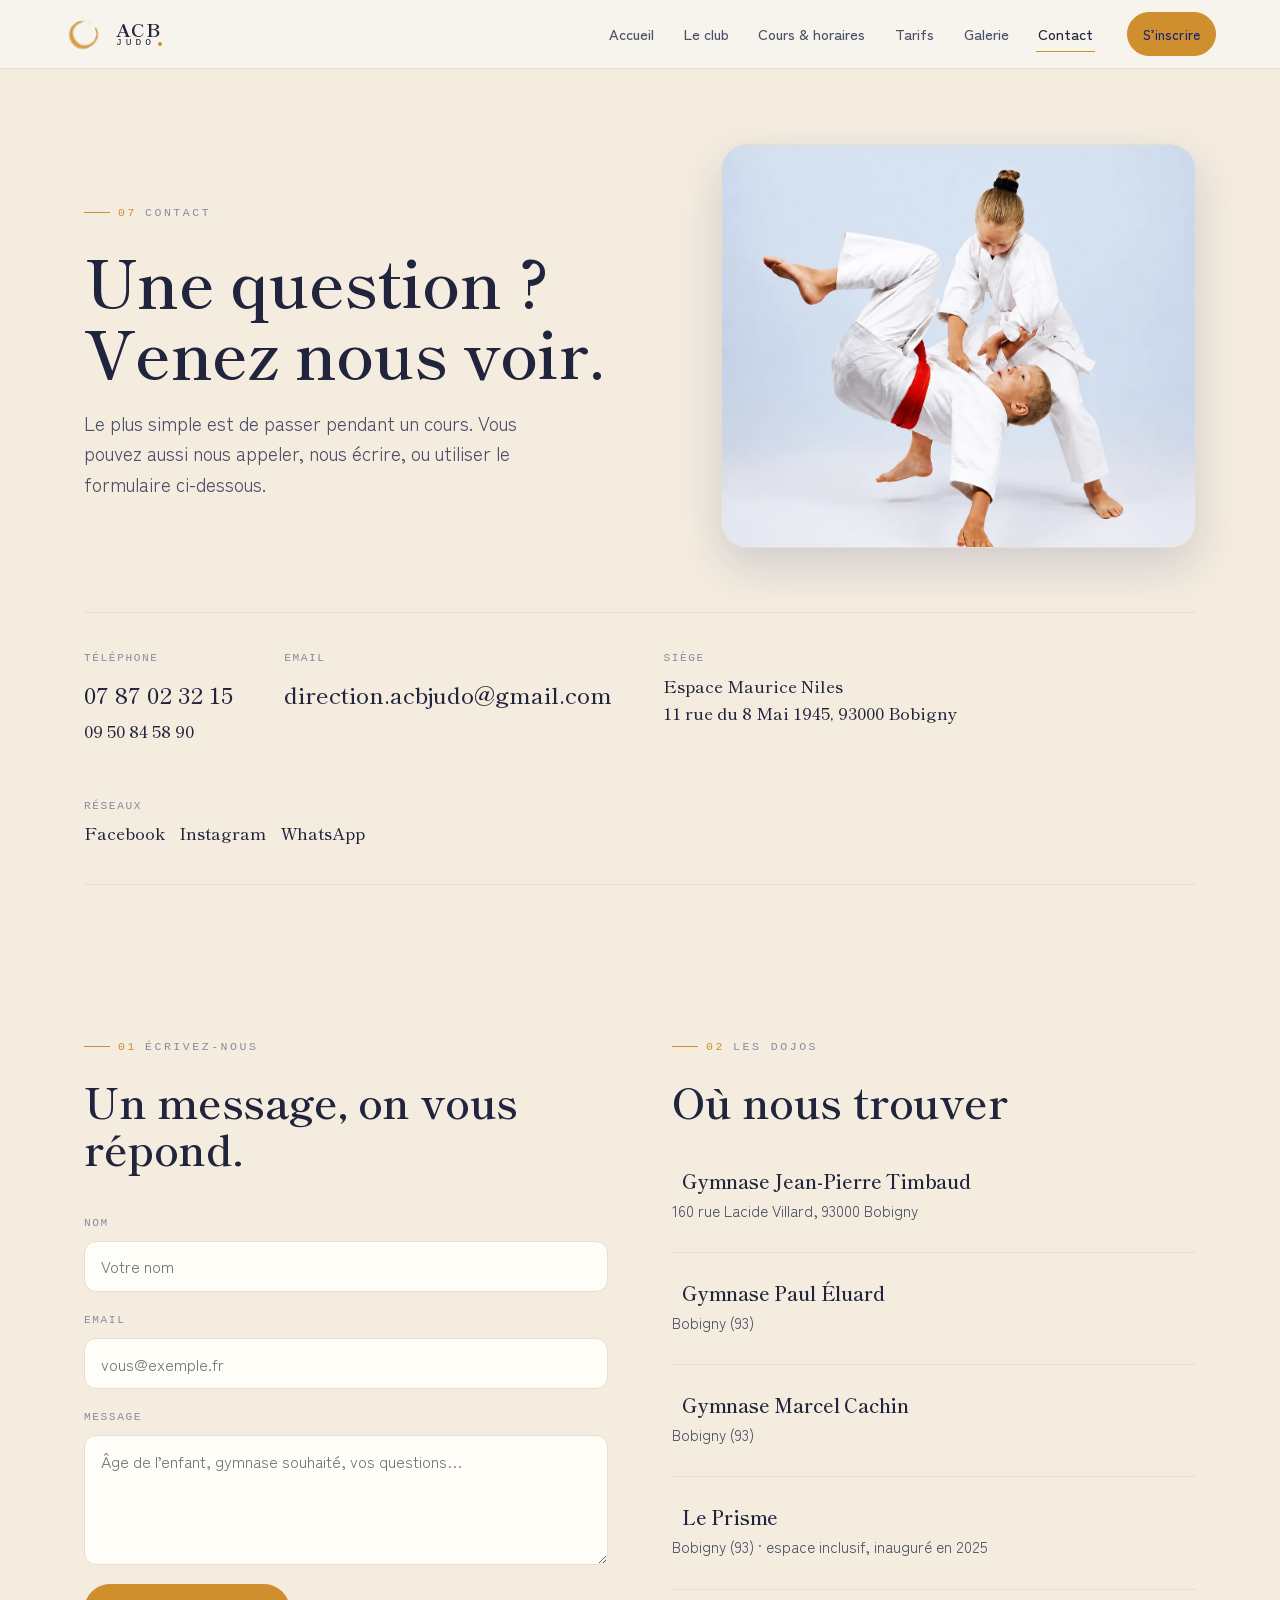
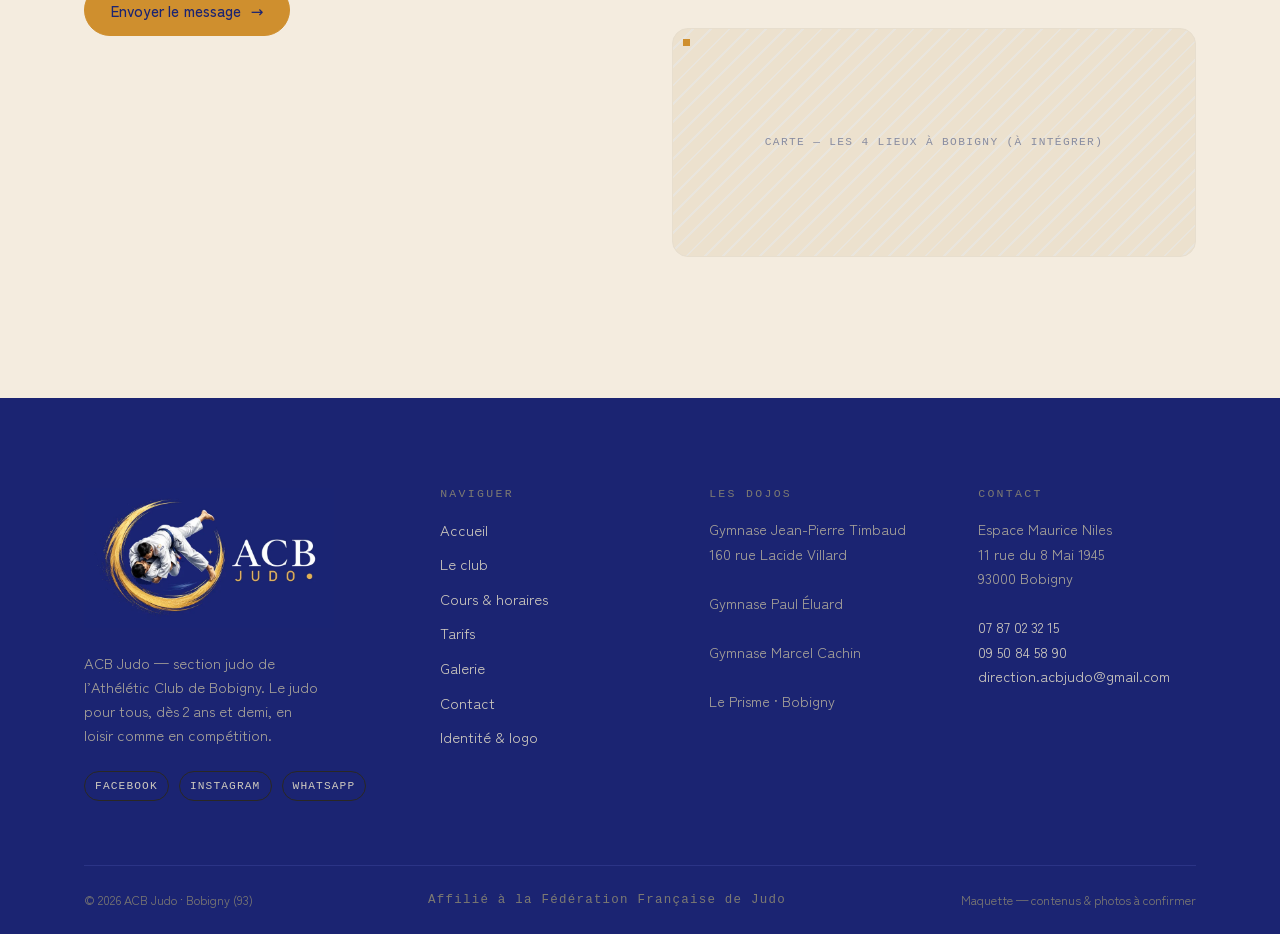
<file: contact.html>
<!DOCTYPE html>
<html lang="fr">
<head>
  <!-- Google tag (gtag.js) -->
  <script async src="https://www.googletagmanager.com/gtag/js?id=G-R1B9LE2V7G"></script>
  <script>
    window.dataLayer = window.dataLayer || [];
    function gtag(){dataLayer.push(arguments);}
    gtag('js', new Date());
    gtag('config', 'G-R1B9LE2V7G');
  </script>
<meta charset="utf-8">
<meta name="viewport" content="width=device-width, initial-scale=1, viewport-fit=cover">
<title>Contact & dojos de judo à Bobigny (93) · ACB Judo</title>
<meta name="description" content="Contacter le club de judo ACB à Bobigny (93) : téléphone, email, adresses des 4 dojos et formulaire de contact. Seine-Saint-Denis, aux portes de Paris.">
<link rel="canonical" href="https://acb-judo.com/contact.html">
<meta name="geo.region" content="FR-93">
<meta name="geo.placename" content="Bobigny">
<meta name="geo.position" content="48.9094;2.4364">
<meta name="ICBM" content="48.9094, 2.4364">
<meta name="robots" content="index,follow">
<meta name="theme-color" content="#f4ecdf">
<link rel="icon" href="favicon.svg" type="image/svg+xml">
<link rel="icon" href="favicon.ico" sizes="32x32">
<link rel="icon" type="image/png" sizes="96x96" href="favicon-96.png">
<link rel="apple-touch-icon" href="favicon-96.png">
<meta property="og:type" content="website">
<meta property="og:site_name" content="ACB Judo">
<meta property="og:locale" content="fr_FR">
<meta property="og:title" content="Contact & dojos de judo à Bobigny (93) · ACB Judo">
<meta property="og:description" content="Contacter le club de judo ACB à Bobigny (93) : téléphone, email, adresses des 4 dojos et formulaire de contact. Seine-Saint-Denis, aux portes de Paris.">
<meta property="og:url" content="https://acb-judo.com/contact.html">
<meta property="og:image" content="https://acb-judo.com/og-cover.jpg">
<meta property="og:image:width" content="1200">
<meta property="og:image:height" content="675">
<meta name="twitter:card" content="summary_large_image">
<meta name="twitter:title" content="Contact & dojos de judo à Bobigny (93) · ACB Judo">
<meta name="twitter:description" content="Contacter le club de judo ACB à Bobigny (93) : téléphone, email, adresses des 4 dojos et formulaire de contact. Seine-Saint-Denis, aux portes de Paris.">
<meta name="twitter:image" content="https://acb-judo.com/og-cover.jpg">
<script type="application/ld+json">{"@context":"https://schema.org","@type":"BreadcrumbList","itemListElement":[{"@type":"ListItem","position":1,"name":"Accueil","item":"https://acb-judo.com/"},{"@type":"ListItem","position":2,"name":"Contact","item":"https://acb-judo.com/contact.html"}]}</script>
<link rel="stylesheet" href="assets/styles.css">
<style>
.coords{ display:flex; flex-wrap:wrap; gap:clamp(20px,4vw,56px); border-block:1px solid var(--line); padding-block:clamp(24px,3vw,36px); }
.coord .ck{ font-family:var(--mono); font-size:.7rem; letter-spacing:.14em; text-transform:uppercase; color:var(--ink-3); }
.coord .cv{ font-family:var(--serif); font-size:clamp(1.1rem,1.8vw,1.5rem); margin-top:.3em; }
.coord .cv a:hover{ color:var(--red); }
.map{ aspect-ratio:16/7; margin-top:clamp(26px,3vw,40px); }
.map.ph{ background:repeating-linear-gradient(135deg,#e9e5dd 0 2px,transparent 2px 13px),var(--paper-deep); }
.cth-inner{ display:grid; grid-template-columns:1.1fr .9fr; gap:clamp(28px,5vw,56px); align-items:center; }
.cth-media{ border-radius:var(--r-lg); overflow:hidden; box-shadow:0 18px 44px rgba(27,36,114,.16); border:1px solid var(--line); }
.cth-media img{ width:100%; height:100%; object-fit:cover; display:block; aspect-ratio:4/3.4; }
@media (max-width:760px){ .cth-inner{ grid-template-columns:1fr; } .cth-media{ order:-1; } .cth-media img{ aspect-ratio:16/10; object-position:center 28%; } }
</style>
</head>
<body data-page="contact">

<header class="page-hero">
  <div class="wrap cth-inner">
    <div>
      <span class="label reveal"><span class="num">07</span> Contact</span>
      <h1 class="ttl reveal d1">Une question ?<br>Venez nous voir.</h1>
      <p class="intro lead reveal d2">Le plus simple est de passer pendant un cours. Vous pouvez aussi nous appeler, nous écrire, ou utiliser le formulaire ci-dessous.</p>
    </div>
    <div class="cth-media reveal d2"><img src="assets/photo-kids.webp" alt="Enfants au judo, sur le tatami"></div>
  </div>
</header>

<!-- COORDONNÉES -->
<section class="wrap">
  <div class="coords reveal">
    <div class="coord"><div class="ck">Téléphone</div><div class="cv"><a href="tel:+33787023215">07 87 02 32 15</a></div><div class="cv" style="font-size:1.05rem"><a href="tel:+33950845890">09 50 84 58 90</a></div></div>
    <div class="coord"><div class="ck">Email</div><div class="cv"><a href="mailto:direction.acbjudo@gmail.com">direction.acbjudo@gmail.com</a></div></div>
    <div class="coord"><div class="ck">Siège</div><div class="cv" style="font-size:1.05rem">Espace Maurice Niles<br>11 rue du 8 Mai 1945, 93000 Bobigny</div></div>
    <div class="coord"><div class="ck">Réseaux</div><div class="cv" style="font-size:1.05rem;display:flex;gap:14px"><a href="https://facebook.com" target="_blank" rel="noopener">Facebook</a><a href="https://instagram.com" target="_blank" rel="noopener">Instagram</a><a href="https://wa.me/33787023215" target="_blank" rel="noopener">WhatsApp</a></div></div>
  </div>
</section>

<!-- FORM + LIEUX -->
<section class="section wrap">
  <div class="contact-grid">
    <div class="reveal">
      <span class="label"><span class="num">01</span> Écrivez-nous</span>
      <h2 class="h2" style="margin-top:.5em;margin-bottom:1em">Un message, on vous répond.</h2>
      <form id="cform" novalidate>
        <div class="field"><label for="nom">Nom</label><input id="nom" name="nom" type="text" required placeholder="Votre nom"></div>
        <div class="field"><label for="email">Email</label><input id="email" name="email" type="email" required placeholder="vous@exemple.fr"></div>
        <div class="field"><label for="msg">Message</label><textarea id="msg" name="msg" required placeholder="Âge de l’enfant, gymnase souhaité, vos questions…"></textarea></div>
        <button type="submit" class="btn btn-red">Envoyer le message <span class="arw">→</span></button>
        <div id="cok" class="form-ok" style="display:none;margin-top:1em">Merci&nbsp;! Votre message a bien été pris en compte — nous revenons vers vous rapidement. <span class="muted">(Maquette : aucun envoi réel.)</span></div>
      </form>
    </div>
    <div class="reveal d1">
      <span class="label"><span class="num">02</span> Les dojos</span>
      <h2 class="h2" style="margin-top:.5em;margin-bottom:.4em">Où nous trouver</h2>
      <div class="place-item"><h4><span class="gdot" style="background:var(--red)"></span>Gymnase Jean-Pierre Timbaud</h4><address>160 rue Lacide Villard, 93000 Bobigny</address></div>
      <div class="place-item"><h4><span class="gdot" style="background:var(--ink)"></span>Gymnase Paul Éluard</h4><address>Bobigny (93)</address></div>
      <div class="place-item"><h4><span class="gdot" style="background:#b89a3e"></span>Gymnase Marcel Cachin</h4><address>Bobigny (93)</address></div>
      <div class="place-item"><h4><span class="gdot" style="background:var(--ink-3)"></span>Le Prisme</h4><address>Bobigny (93) · espace inclusif, inauguré en 2025</address></div>
      <div class="map ph" data-label="Carte — les 4 lieux à Bobigny (à intégrer)"><span class="tick"></span></div>
    </div>
  </div>
</section>

<script>
document.getElementById('cform').addEventListener('submit', function (e) {
  e.preventDefault();
  if (!this.checkValidity()) { this.reportValidity(); return; }
  document.getElementById('cok').style.display = 'block';
  this.querySelector('button[type=submit]').textContent = 'Message envoyé ✓';
  this.reset();
});
</script>
<script src="assets/site.js"></script>
</body>
</html>
</file>
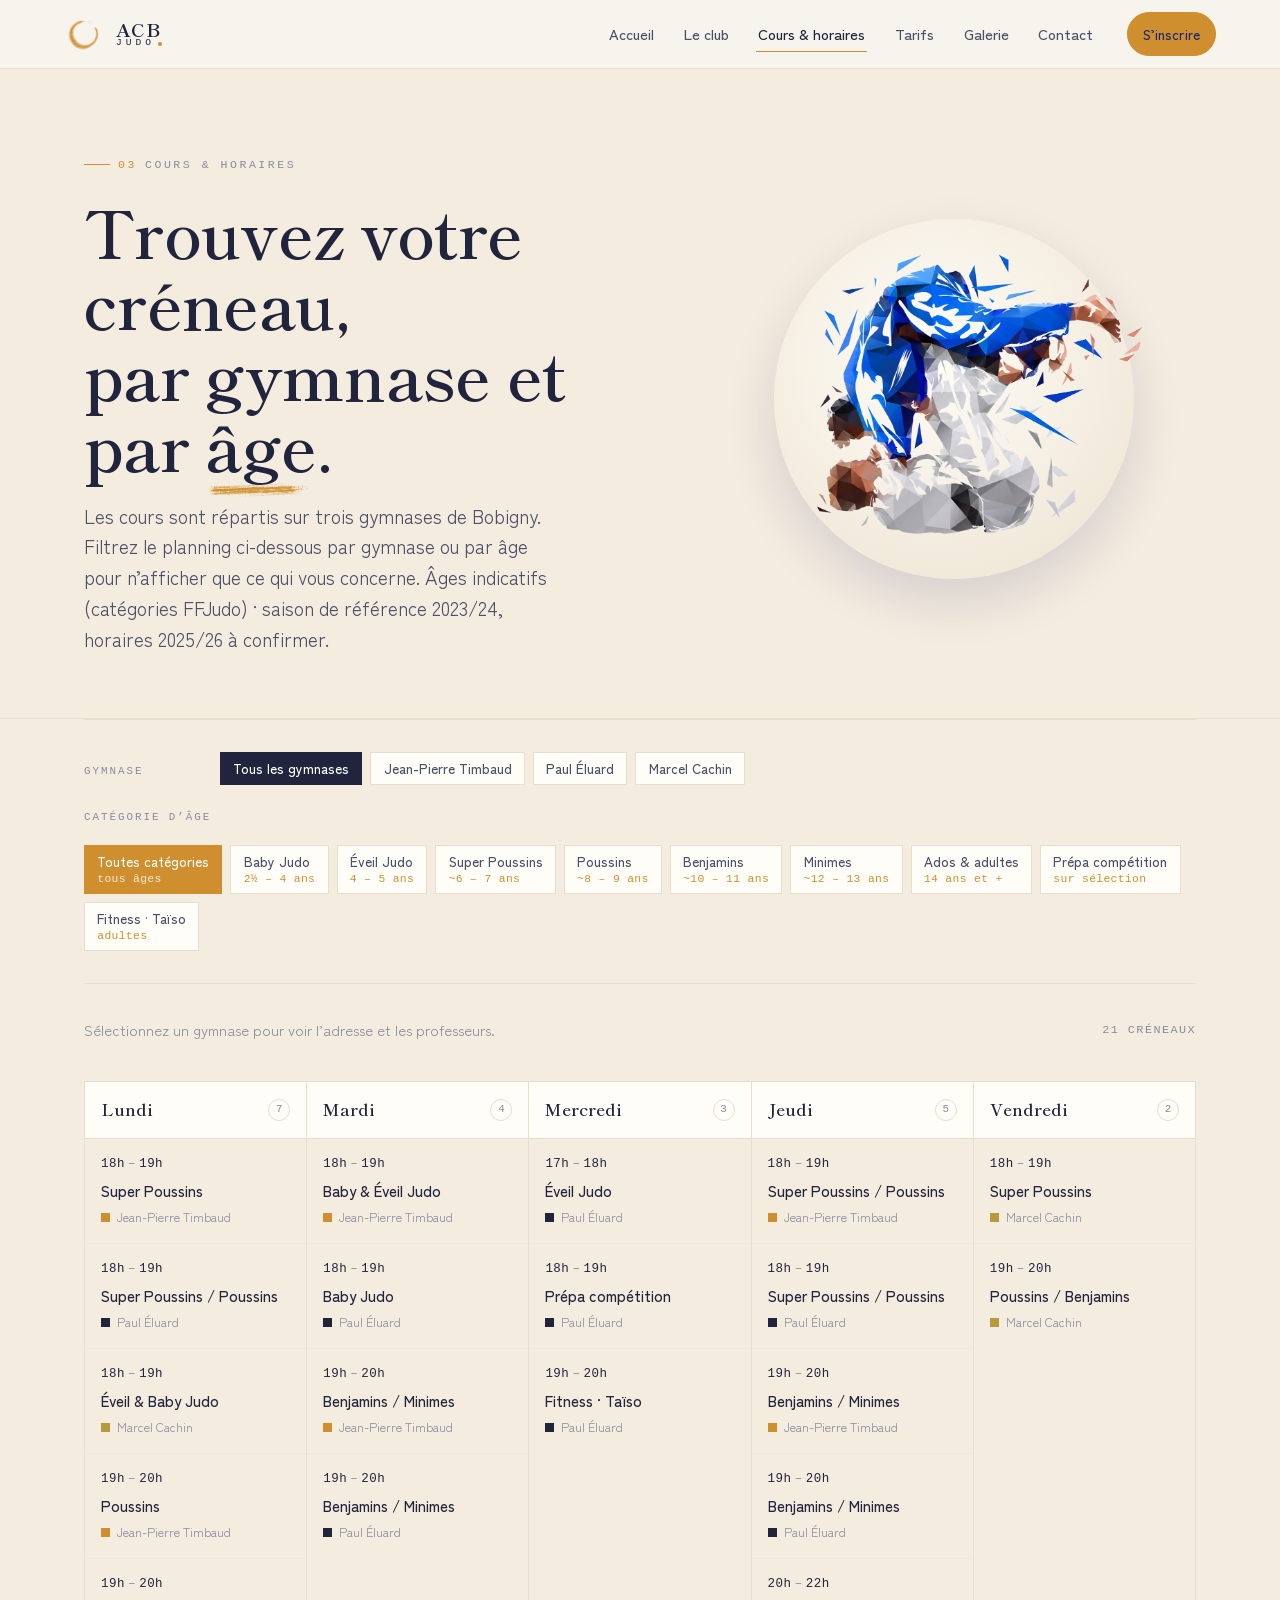
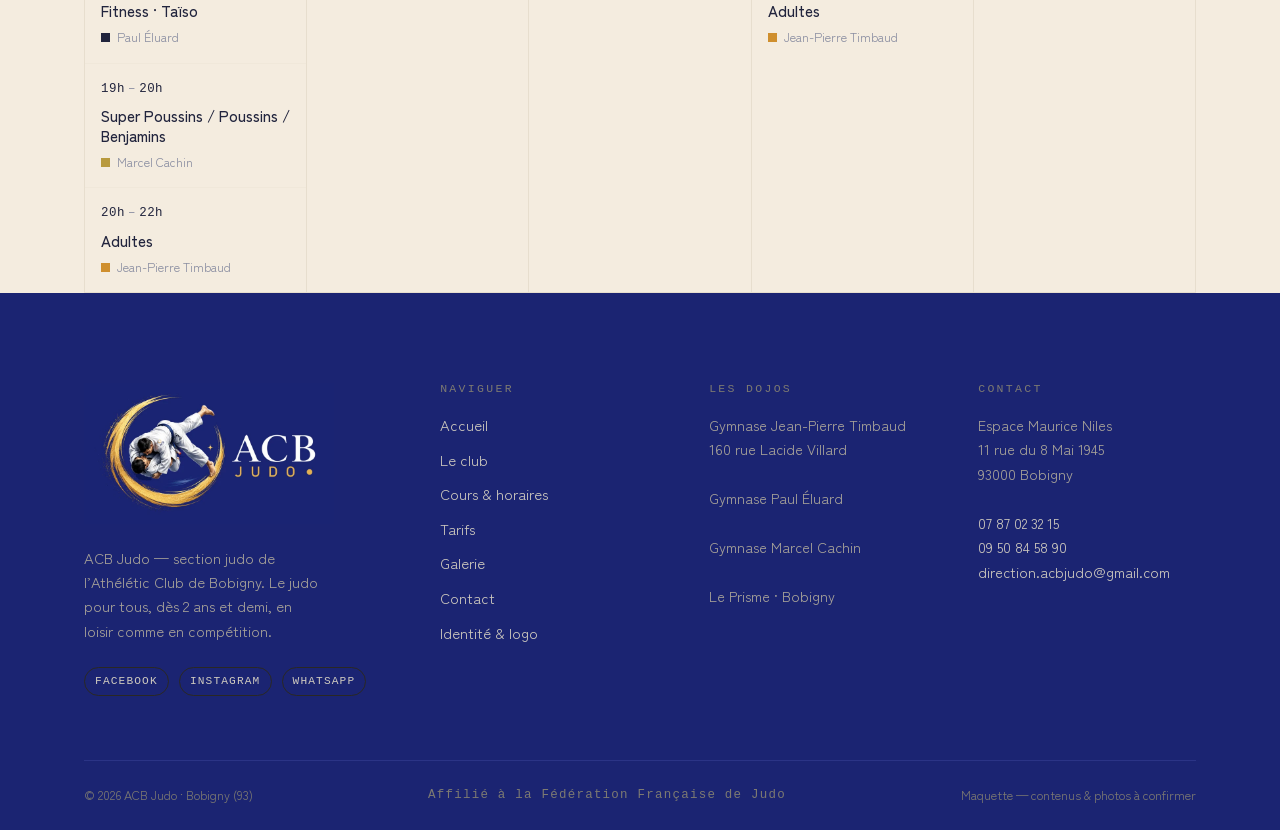
<file: cours.html>
<!DOCTYPE html>
<html lang="fr">
<head>
  <!-- Google tag (gtag.js) -->
  <script async src="https://www.googletagmanager.com/gtag/js?id=G-R1B9LE2V7G"></script>
  <script>
    window.dataLayer = window.dataLayer || [];
    function gtag(){dataLayer.push(arguments);}
    gtag('js', new Date());
    gtag('config', 'G-R1B9LE2V7G');
  </script>
<meta charset="utf-8">
<meta name="viewport" content="width=device-width, initial-scale=1, viewport-fit=cover">
<title>Cours & horaires de judo à Bobigny (93) · ACB Judo</title>
<meta name="description" content="Planning des cours de judo de l'ACB à Bobigny (93), filtrable par dojo et par âge — enfants, ados, adultes. Dojos Timbaud, Paul Éluard, Marcel Cachin, Le Prisme. Proche Paris.">
<link rel="canonical" href="https://acb-judo.com/cours.html">
<meta name="geo.region" content="FR-93">
<meta name="geo.placename" content="Bobigny">
<meta name="geo.position" content="48.9094;2.4364">
<meta name="ICBM" content="48.9094, 2.4364">
<meta name="robots" content="index,follow">
<meta name="theme-color" content="#f4ecdf">
<link rel="icon" href="favicon.svg" type="image/svg+xml">
<link rel="icon" href="favicon.ico" sizes="32x32">
<link rel="icon" type="image/png" sizes="96x96" href="favicon-96.png">
<link rel="apple-touch-icon" href="favicon-96.png">
<meta property="og:type" content="website">
<meta property="og:site_name" content="ACB Judo">
<meta property="og:locale" content="fr_FR">
<meta property="og:title" content="Cours &amp; horaires · ACB Judo">
<meta property="og:description" content="Planning des cours de judo de l&#x27;ACB à Bobigny (93), filtrable par dojo et par âge — enfants, ados, adultes. Dojos Timbaud, Paul Éluard, Marcel Cachin, Le Prisme. Proche Paris.">
<meta property="og:url" content="https://acb-judo.com/cours.html">
<meta property="og:image" content="https://acb-judo.com/og-cover.jpg">
<meta property="og:image:width" content="1200">
<meta property="og:image:height" content="675">
<meta name="twitter:card" content="summary_large_image">
<meta name="twitter:title" content="Cours &amp; horaires · ACB Judo">
<meta name="twitter:description" content="Planning des cours de judo de l&#x27;ACB à Bobigny (93), filtrable par dojo et par âge — enfants, ados, adultes. Dojos Timbaud, Paul Éluard, Marcel Cachin, Le Prisme. Proche Paris.">
<meta name="twitter:image" content="https://acb-judo.com/og-cover.jpg">
<script type="application/ld+json">{"@context":"https://schema.org","@type":"BreadcrumbList","itemListElement":[{"@type":"ListItem","position":1,"name":"Accueil","item":"https://acb-judo.com/"},{"@type":"ListItem","position":2,"name":"Cours & horaires","item":"https://acb-judo.com/cours.html"}]}</script>
<link rel="stylesheet" href="assets/styles.css">
<style>
/* ---- filter bar ---- */
.filters{ display:flex; flex-direction:column; gap:clamp(16px,2vw,24px); padding-block:clamp(22px,3vw,32px); border-block:1px solid var(--line); }
.filter-group{ display:flex; align-items:baseline; gap:18px; flex-wrap:wrap; }
.filter-legend{ font-family:var(--mono); font-size:.68rem; letter-spacing:.18em; text-transform:uppercase; color:var(--ink-3); min-width:118px; }
.chips{ display:flex; flex-wrap:wrap; gap:8px; }
.chip{ font-family:var(--sans); font-size:.85rem; color:var(--ink-2); background:var(--paper-pure); border:1px solid var(--line);
  padding:.5em .9em; cursor:pointer; transition:all .25s var(--ease); display:inline-flex; flex-direction:column; gap:.18em; text-align:left; line-height:1.25; }
.chip:hover{ border-color:var(--ink-3); color:var(--ink); }
.chip[aria-pressed="true"]{ background:var(--ink); color:#fff; border-color:var(--ink); }
.chip[data-key="cat"][aria-pressed="true"]{ background:var(--red); border-color:var(--red); }
.chip-lbl{ font-weight:500; }
.chip-age{ font-family:var(--mono); font-size:.71rem; letter-spacing:.03em; color:var(--red); }
.chip[aria-pressed="true"] .chip-age{ color:rgba(255,255,255,.82); }

.toolbar{ display:flex; justify-content:space-between; align-items:center; gap:18px; flex-wrap:wrap; margin-top:clamp(22px,3vw,34px); }
.gym-info{ display:flex; align-items:center; gap:10px; flex-wrap:wrap; font-size:.92rem; color:var(--ink-2); }
.gym-info .sep{ color:var(--line); }
.gym-info strong{ font-weight:600; color:var(--ink); }
#result-count{ font-family:var(--mono); font-size:.74rem; letter-spacing:.12em; text-transform:uppercase; color:var(--ink-3); white-space:nowrap; }

.gdot{ width:9px; height:9px; flex:0 0 auto; display:inline-block; }
.g-timbaud{ background:var(--red); }
.g-eluard{ background:var(--ink); }
.g-cachin{ background:#b89a3e; }

/* ---- planning grid ---- */
.planning{ display:grid; grid-template-columns:repeat(5,1fr); border-top:1px solid var(--line); border-left:1px solid var(--line); margin-top:clamp(26px,3vw,40px); }
.day-col{ border-right:1px solid var(--line); border-bottom:1px solid var(--line); display:flex; flex-direction:column; min-height:200px; }
.day-col.is-empty{ background:var(--paper); }
.day-head{ display:flex; justify-content:space-between; align-items:center; padding:14px 16px; border-bottom:1px solid var(--line); background:var(--paper-pure); }
.day-name{ font-family:var(--serif); font-weight:600; font-size:1.05rem; }
.day-count{ font-family:var(--mono); font-size:.68rem; color:var(--ink-3); border:1px solid var(--line); border-radius:50%; width:22px; height:22px; display:flex; align-items:center; justify-content:center; }
.day-body{ display:flex; flex-direction:column; }
.sess{ padding:15px 16px; border-bottom:1px solid var(--line-soft); transition:background .25s var(--ease); }
.sess:last-child{ border-bottom:0; }
.sess:hover{ background:var(--paper-pure); }
.sess-time{ font-family:var(--mono); font-size:.78rem; letter-spacing:.04em; color:var(--ink); font-weight:500; }
.sess-time .dash{ color:var(--ink-3); margin:0 .25em; }
.sess-label{ margin-top:.45em; font-size:.95rem; font-weight:500; line-height:1.3; }
.sess-gym{ margin-top:.5em; display:flex; align-items:center; gap:7px; font-size:.78rem; color:var(--ink-3); }
.sess-empty{ padding:22px 16px; font-family:var(--mono); font-size:.72rem; letter-spacing:.1em; text-transform:uppercase; color:var(--ink-3); }

@media (max-width:900px){
  .planning{ grid-template-columns:1fr 1fr; }
  .day-col.is-empty{ display:none; }
}
@media (max-width:560px){
  .planning{ grid-template-columns:1fr; }
  .filter-legend{ min-width:0; width:100%; }
}
.ch-inner{ display:grid; grid-template-columns:1.08fr .92fr; gap:clamp(28px,5vw,60px); align-items:center; }
.ch-media{ position:relative; display:flex; align-items:center; justify-content:center; min-height:clamp(250px,30vw,400px); }
.ch-media .ch-ring{ position:absolute; width:min(82%,360px); aspect-ratio:1; border-radius:50%; background:radial-gradient(circle at 44% 38%, #fffdf8, var(--paper-deep)); box-shadow:0 22px 50px rgba(27,36,114,.14); }
.ch-media img{ position:relative; z-index:1; width:min(108%,500px); height:auto; animation:chFloat 8s ease-in-out infinite; }
@keyframes chFloat{ 0%,100%{ transform:translateY(0) rotate(0deg); } 50%{ transform:translateY(-9px) rotate(1.4deg); } }
@media (max-width:760px){ .ch-inner{ grid-template-columns:1fr; } .ch-media{ order:-1; min-height:230px; } }
</style>
</head>
<body data-page="cours">

<header class="page-hero with-line" data-screen-label="Cours — En-tête">
  <div class="wrap ch-inner">
    <div class="ch-copy">
      <span class="label reveal"><span class="num">03</span> Cours & horaires</span>
      <h1 class="ttl reveal d1">Trouvez votre créneau,<br>par gymnase et par <span class="brush-word">âge<img class="ubrush" src="assets/brush-gold.webp" alt="" aria-hidden="true"></span>.</h1>
      <p class="intro lead reveal d2">Les cours sont répartis sur trois gymnases de Bobigny. Filtrez le planning ci-dessous par gymnase ou par âge pour n’afficher que ce qui vous concerne. Âges indicatifs (catégories FFJudo) · saison de référence 2023/24, horaires 2025/26 à confirmer.</p>
    </div>
    <div class="ch-media reveal d2"><span class="ch-ring"></span><img src="assets/poly-cours.webp" alt="Judokas — projection, illustration low-poly"></div>
  </div>
</header>

<section class="wrap" id="planning-top">
  <div class="filters reveal" id="filters" aria-label="Filtres du planning"></div>
  <div class="toolbar reveal">
    <div class="gym-info" id="gym-info"></div>
    <span id="result-count"></span>
  </div>
  <div class="planning reveal d1" id="planning" aria-live="polite"></div>
</section>

<script src="assets/cours.js"></script>
<script src="assets/site.js"></script>
</body>
</html>
</file>
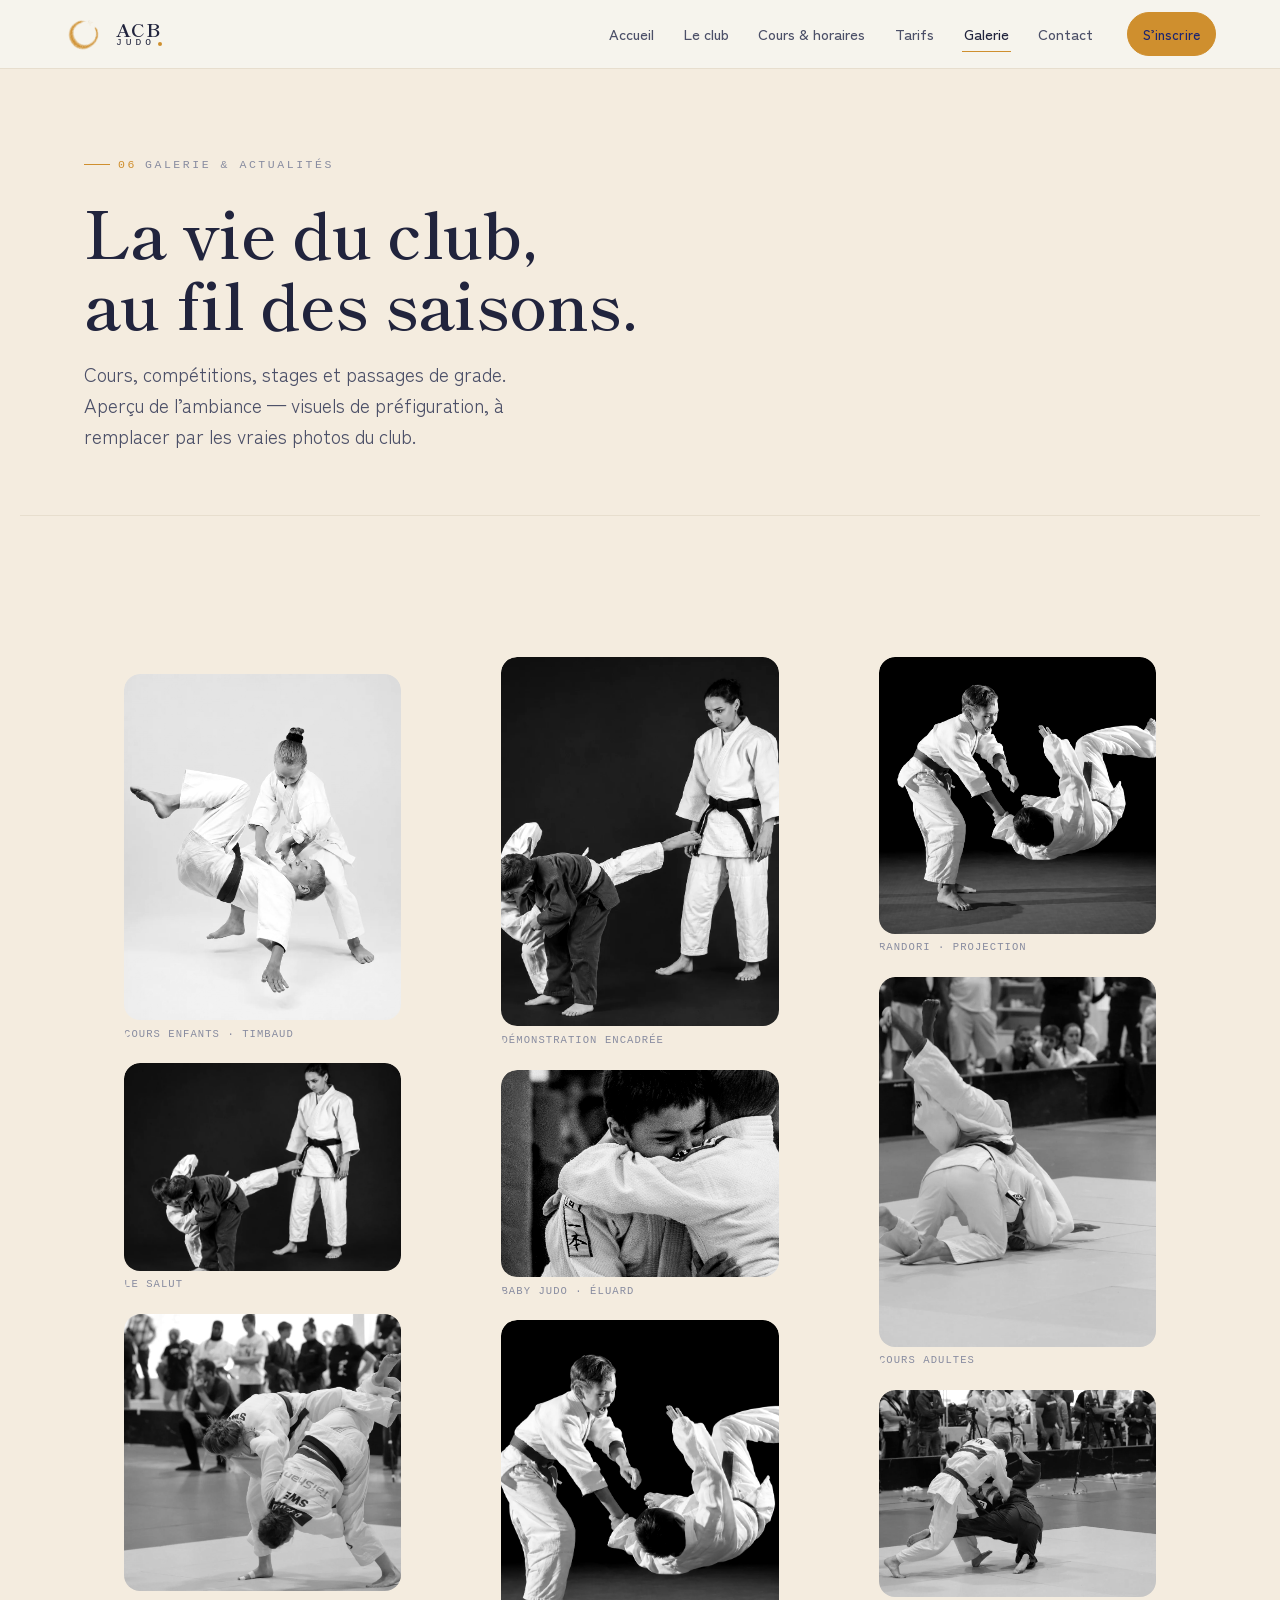
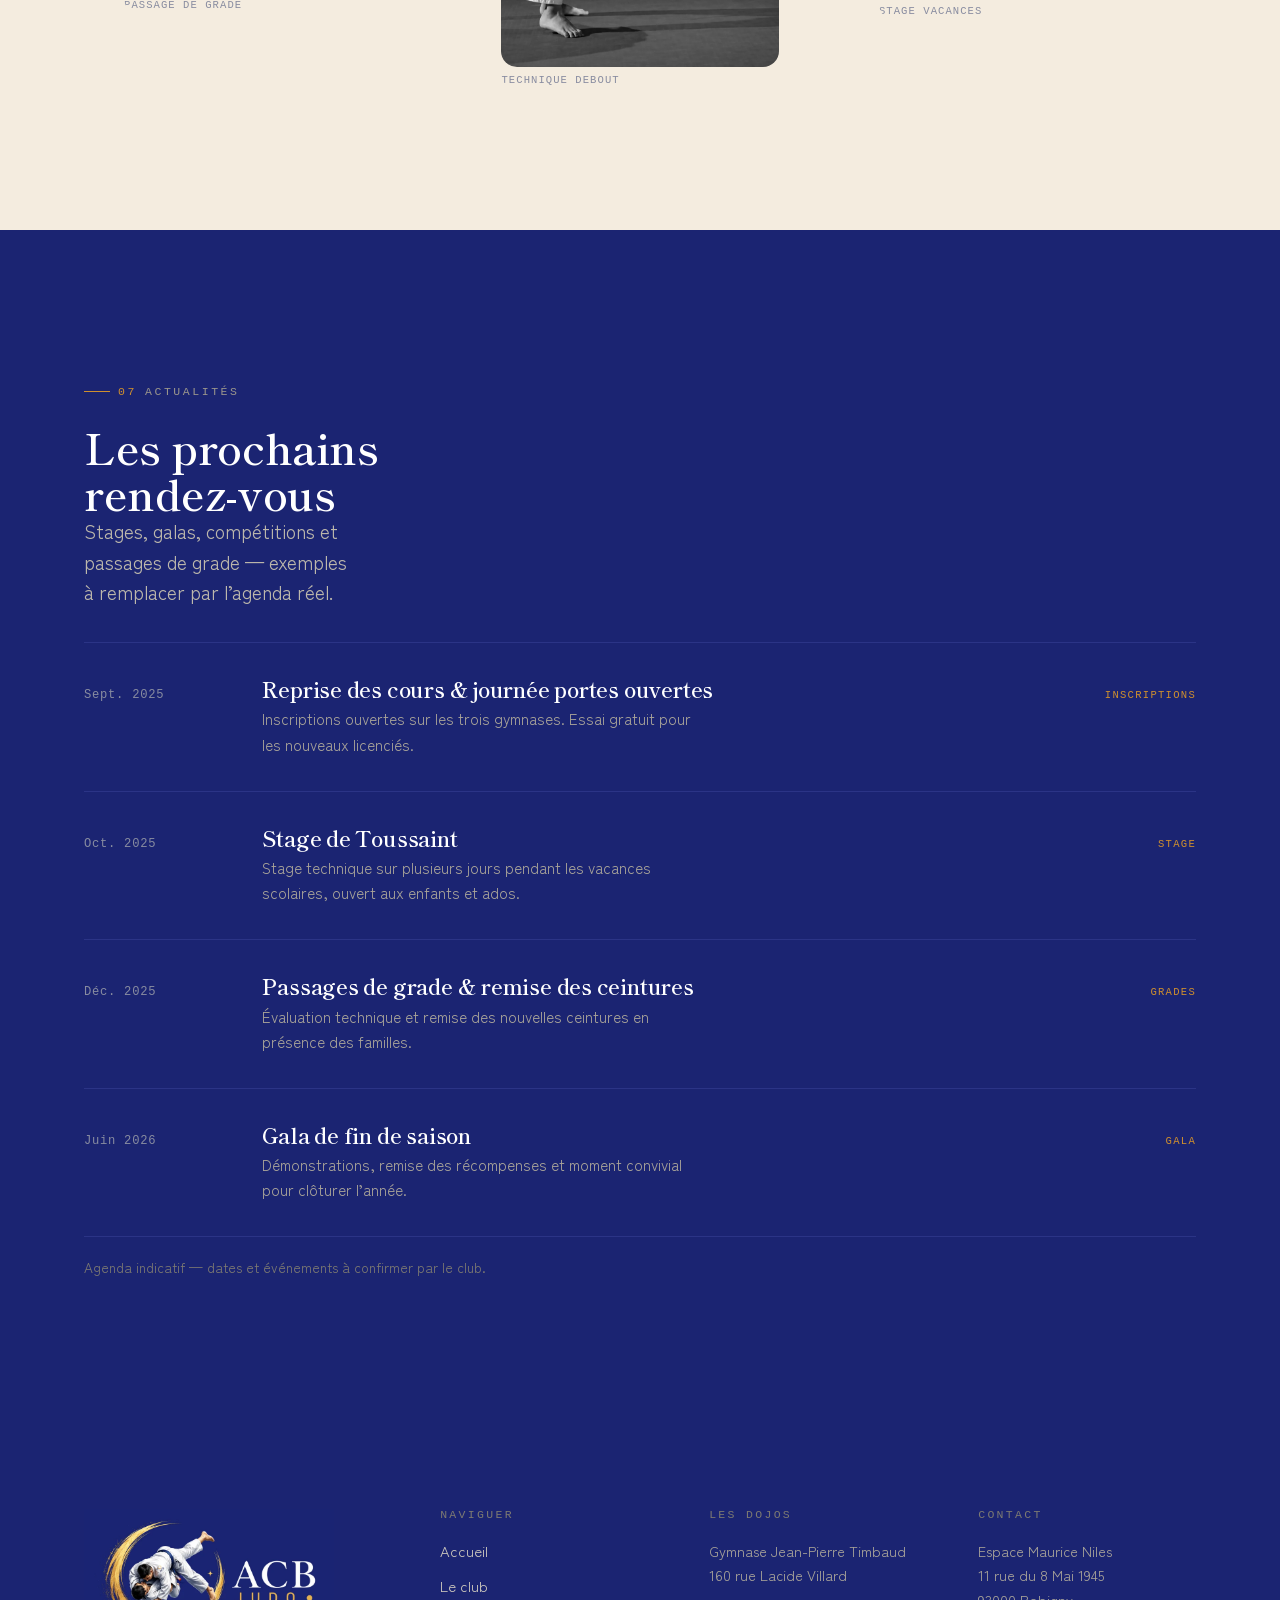
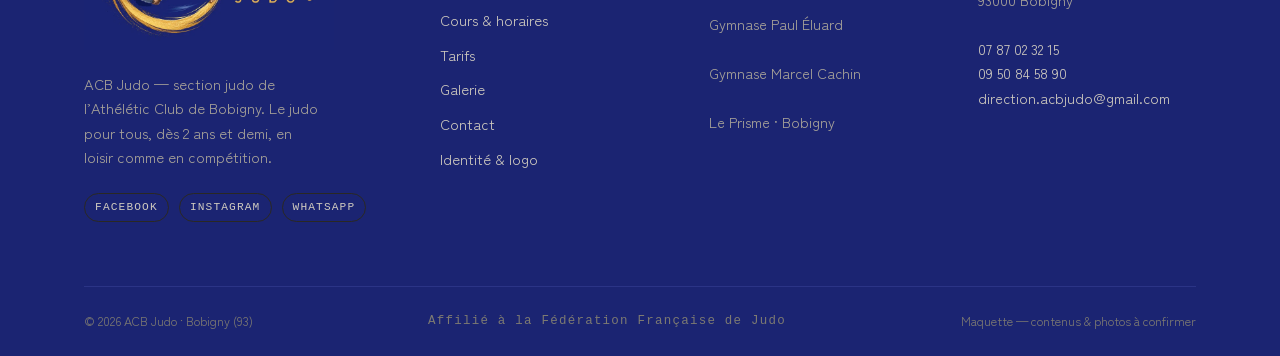
<file: galerie.html>
<!DOCTYPE html>
<html lang="fr">
<head>
  <!-- Google tag (gtag.js) -->
  <script async src="https://www.googletagmanager.com/gtag/js?id=G-R1B9LE2V7G"></script>
  <script>
    window.dataLayer = window.dataLayer || [];
    function gtag(){dataLayer.push(arguments);}
    gtag('js', new Date());
    gtag('config', 'G-R1B9LE2V7G');
  </script>
<meta charset="utf-8">
<meta name="viewport" content="width=device-width, initial-scale=1, viewport-fit=cover">
<title>Galerie & actualités du judo à Bobigny · ACB Judo</title>
<meta name="description" content="Galerie photo et actualités du club de judo ACB à Bobigny (93) : cours, compétitions, stages, galas et passages de grade.">
<link rel="canonical" href="https://acb-judo.com/galerie.html">
<meta name="geo.region" content="FR-93">
<meta name="geo.placename" content="Bobigny">
<meta name="geo.position" content="48.9094;2.4364">
<meta name="ICBM" content="48.9094, 2.4364">
<meta name="robots" content="index,follow">
<meta name="theme-color" content="#f4ecdf">
<link rel="icon" href="favicon.svg" type="image/svg+xml">
<link rel="icon" href="favicon.ico" sizes="32x32">
<link rel="icon" type="image/png" sizes="96x96" href="favicon-96.png">
<link rel="apple-touch-icon" href="favicon-96.png">
<meta property="og:type" content="website">
<meta property="og:site_name" content="ACB Judo">
<meta property="og:locale" content="fr_FR">
<meta property="og:title" content="Galerie &amp; actualités · ACB Judo">
<meta property="og:description" content="Galerie photo et actualités du club de judo ACB à Bobigny (93) : cours, compétitions, stages, galas et passages de grade.">
<meta property="og:url" content="https://acb-judo.com/galerie.html">
<meta property="og:image" content="https://acb-judo.com/og-cover.jpg">
<meta property="og:image:width" content="1200">
<meta property="og:image:height" content="675">
<meta name="twitter:card" content="summary_large_image">
<meta name="twitter:title" content="Galerie &amp; actualités · ACB Judo">
<meta name="twitter:description" content="Galerie photo et actualités du club de judo ACB à Bobigny (93) : cours, compétitions, stages, galas et passages de grade.">
<meta name="twitter:image" content="https://acb-judo.com/og-cover.jpg">
<script type="application/ld+json">{"@context":"https://schema.org","@type":"BreadcrumbList","itemListElement":[{"@type":"ListItem","position":1,"name":"Accueil","item":"https://acb-judo.com/"},{"@type":"ListItem","position":2,"name":"Galerie & actualités","item":"https://acb-judo.com/galerie.html"}]}</script>
<link rel="stylesheet" href="assets/styles.css">
<style>
.r1{ aspect-ratio:4/5; } .r2{ aspect-ratio:1/1; } .r3{ aspect-ratio:4/3; } .r4{ aspect-ratio:3/4; }
.gimg{ width:100%; height:100%; object-fit:cover; border-radius:var(--r); filter:grayscale(1) contrast(1.04); display:block; transition:transform .5s var(--ease), filter .5s var(--ease); }
.gitem{ overflow:hidden; border-radius:var(--r); }
.gitem:hover .gimg{ transform:scale(1.04); filter:grayscale(.4) contrast(1.04); }
</style>
</head>
<body data-page="galerie">

<header class="page-hero with-line wrap">
  <span class="label reveal"><span class="num">06</span> Galerie & actualités</span>
  <h1 class="ttl reveal d1">La vie du club,<br>au fil des saisons.</h1>
  <p class="intro lead reveal d2">Cours, compétitions, stages et passages de grade. Aperçu de l’ambiance — visuels de préfiguration, à remplacer par les vraies photos du club.</p>
</header>

<!-- GALERIE -->
<section class="section wrap">
  <div class="gallery reveal">
    <figure class="gitem"><img class="gimg r1" src="assets/photo-kids.webp" alt="Cours enfants"><figcaption>Cours enfants · Timbaud</figcaption></figure>
    <figure class="gitem"><img class="gimg r3" src="assets/photo-teacher.webp" alt="Le salut"><figcaption>Le salut</figcaption></figure>
    <figure class="gitem"><img class="gimg r2" src="assets/photo-ados.webp" alt="Passage de grade"><figcaption>Passage de grade</figcaption></figure>
    <figure class="gitem"><img class="gimg r4" src="assets/photo-teacher.webp" alt="Compétition"><figcaption>Démonstration encadrée</figcaption></figure>
    <figure class="gitem"><img class="gimg r3" src="assets/photo-babyjudo.webp" alt="Baby judo"><figcaption>Baby judo · Éluard</figcaption></figure>
    <figure class="gitem"><img class="gimg r1" src="assets/photo-throw.webp" alt="Technique debout"><figcaption>Technique debout</figcaption></figure>
    <figure class="gitem"><img class="gimg r2" src="assets/photo-throw.webp" alt="Gala"><figcaption>Randori · projection</figcaption></figure>
    <figure class="gitem"><img class="gimg r4" src="assets/photo-prepa.webp" alt="Cours adultes"><figcaption>Cours adultes</figcaption></figure>
    <figure class="gitem"><img class="gimg r3" src="assets/photo-fitness.webp" alt="Stage"><figcaption>Stage vacances</figcaption></figure>
  </div>
</section>

<!-- ACTUALITÉS -->
<section class="section band-dark">
  <div class="wrap">
    <div class="sec-head reveal" style="margin-bottom:clamp(20px,3vw,34px)">
      <div>
        <span class="label"><span class="num">07</span> Actualités</span>
        <h2 class="h2" style="margin-top:.5em;max-width:18ch">Les prochains rendez-vous</h2>
      </div>
      <p class="lead" style="max-width:30ch">Stages, galas, compétitions et passages de grade — exemples à remplacer par l’agenda réel.</p>
    </div>
    <div class="news reveal d1" style="border-color:#2b3486">
      <article class="news-item" style="border-color:#2b3486"><span class="nd">Sept. 2025</span><div><h3 style="color:#fff">Reprise des cours & journée portes ouvertes</h3><p class="nx" style="color:#a8a399">Inscriptions ouvertes sur les trois gymnases. Essai gratuit pour les nouveaux licenciés.</p></div><span class="ntag">Inscriptions</span></article>
      <article class="news-item" style="border-color:#2b3486"><span class="nd">Oct. 2025</span><div><h3 style="color:#fff">Stage de Toussaint</h3><p class="nx" style="color:#a8a399">Stage technique sur plusieurs jours pendant les vacances scolaires, ouvert aux enfants et ados.</p></div><span class="ntag">Stage</span></article>
      <article class="news-item" style="border-color:#2b3486"><span class="nd">Déc. 2025</span><div><h3 style="color:#fff">Passages de grade & remise des ceintures</h3><p class="nx" style="color:#a8a399">Évaluation technique et remise des nouvelles ceintures en présence des familles.</p></div><span class="ntag">Grades</span></article>
      <article class="news-item" style="border-color:#2b3486"><span class="nd">Juin 2026</span><div><h3 style="color:#fff">Gala de fin de saison</h3><p class="nx" style="color:#a8a399">Démonstrations, remise des récompenses et moment convivial pour clôturer l’année.</p></div><span class="ntag">Gala</span></article>
    </div>
    <p class="muted small reveal d2" style="margin-top:1.4em;color:#7d7a72">Agenda indicatif — dates et événements à confirmer par le club.</p>
  </div>
</section>

<script src="assets/site.js"></script>
</body>
</html>
</file>
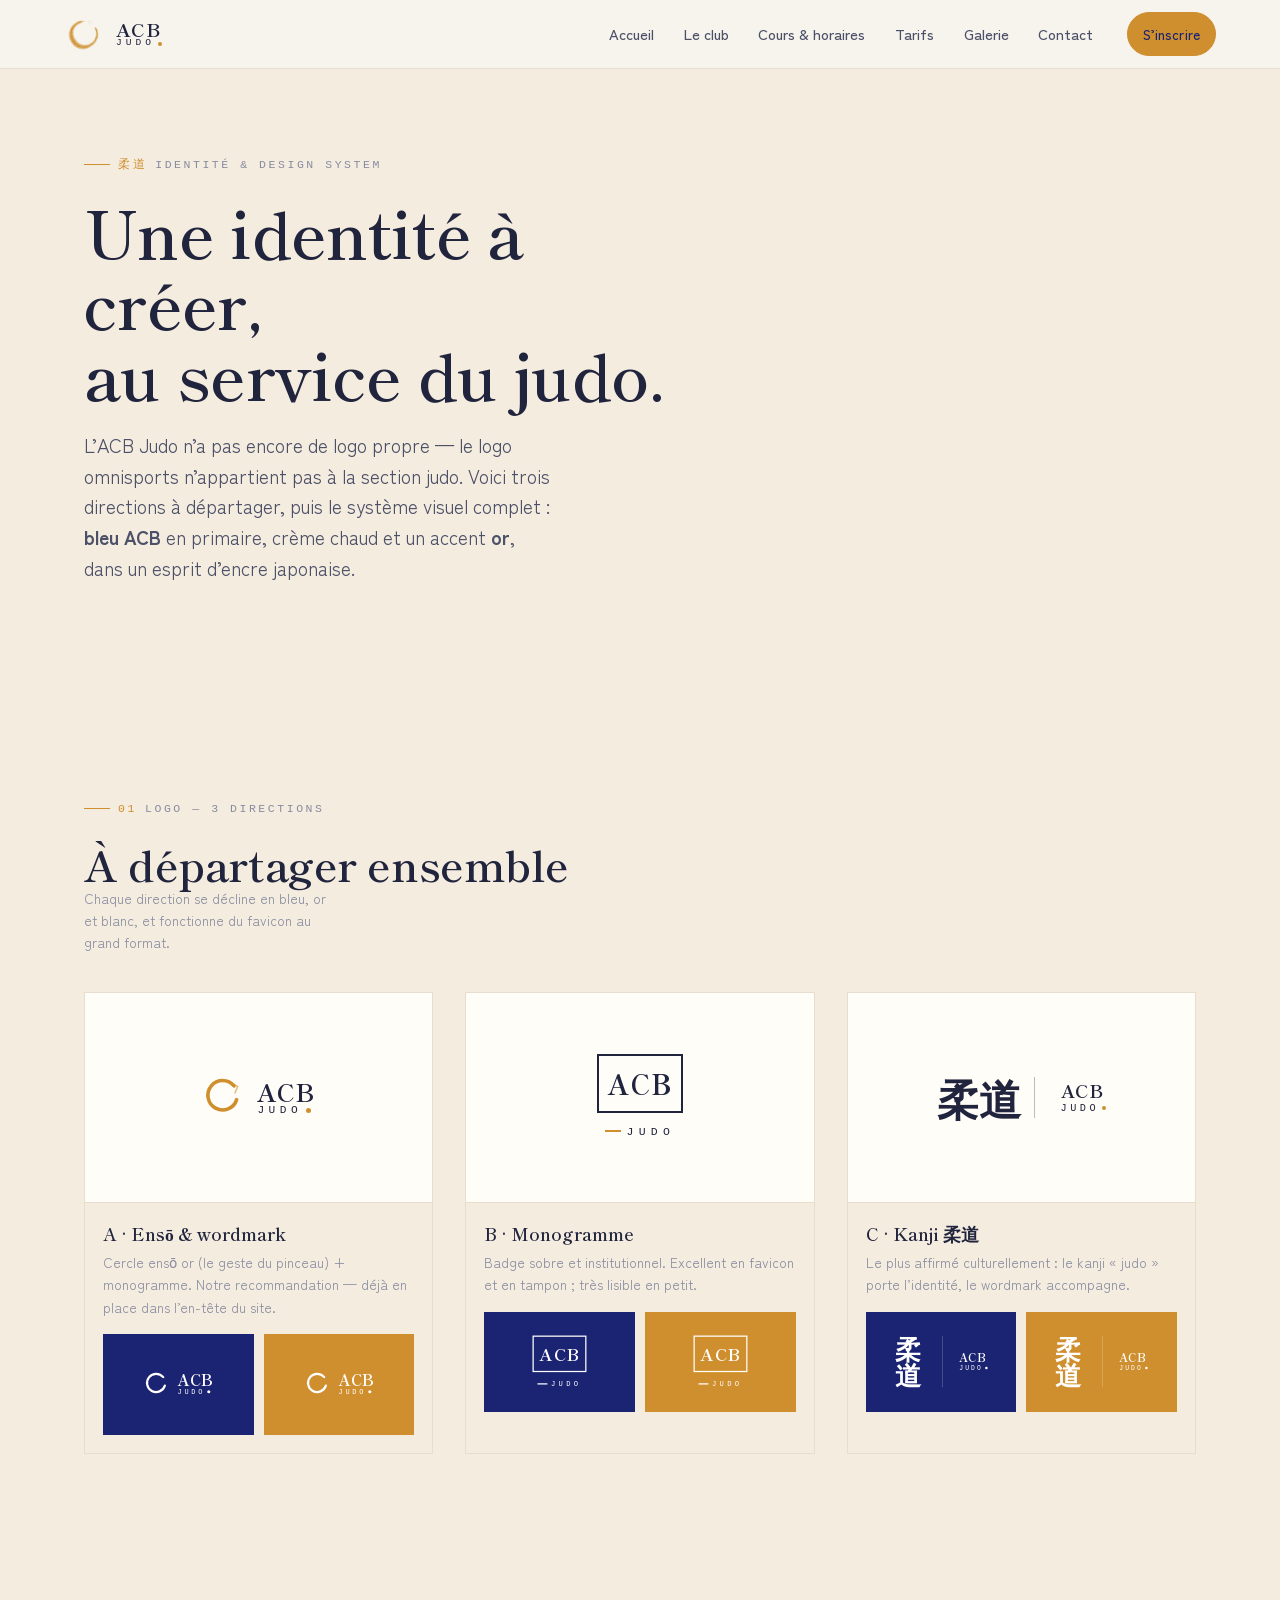
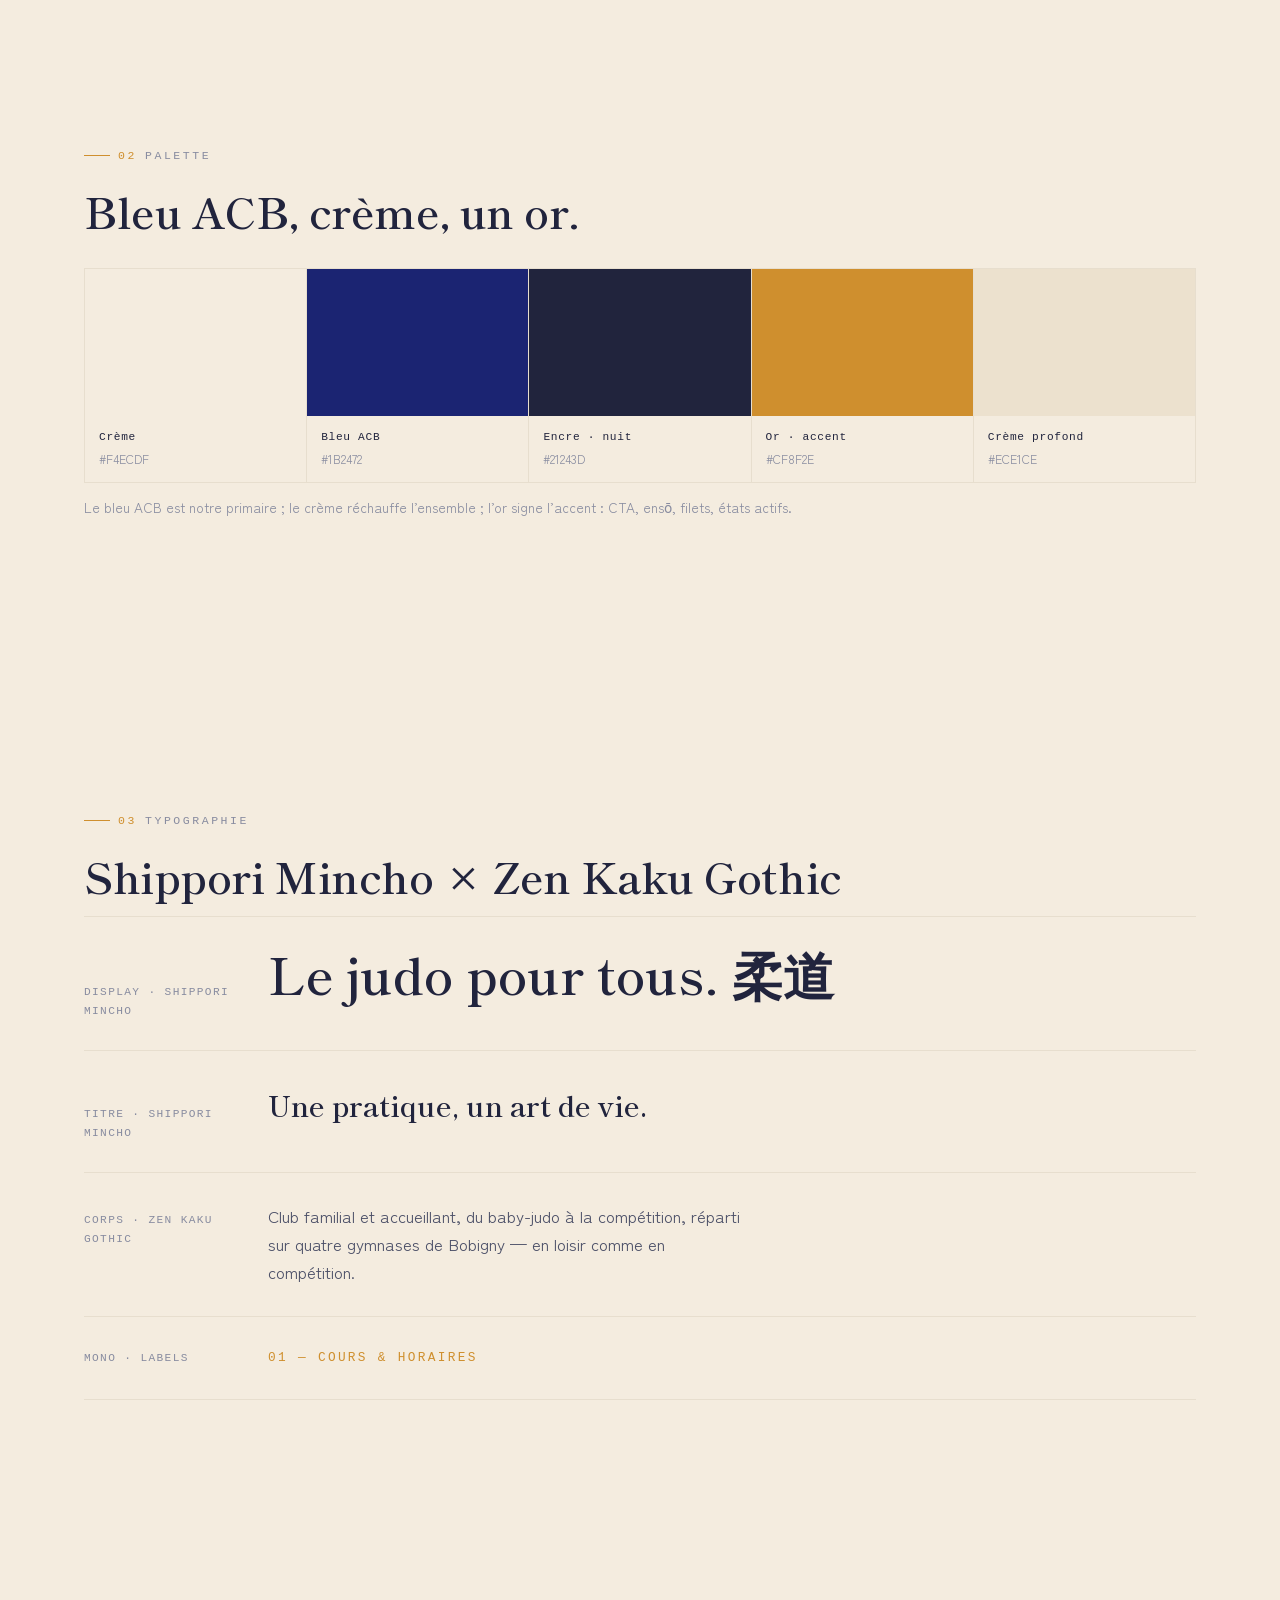
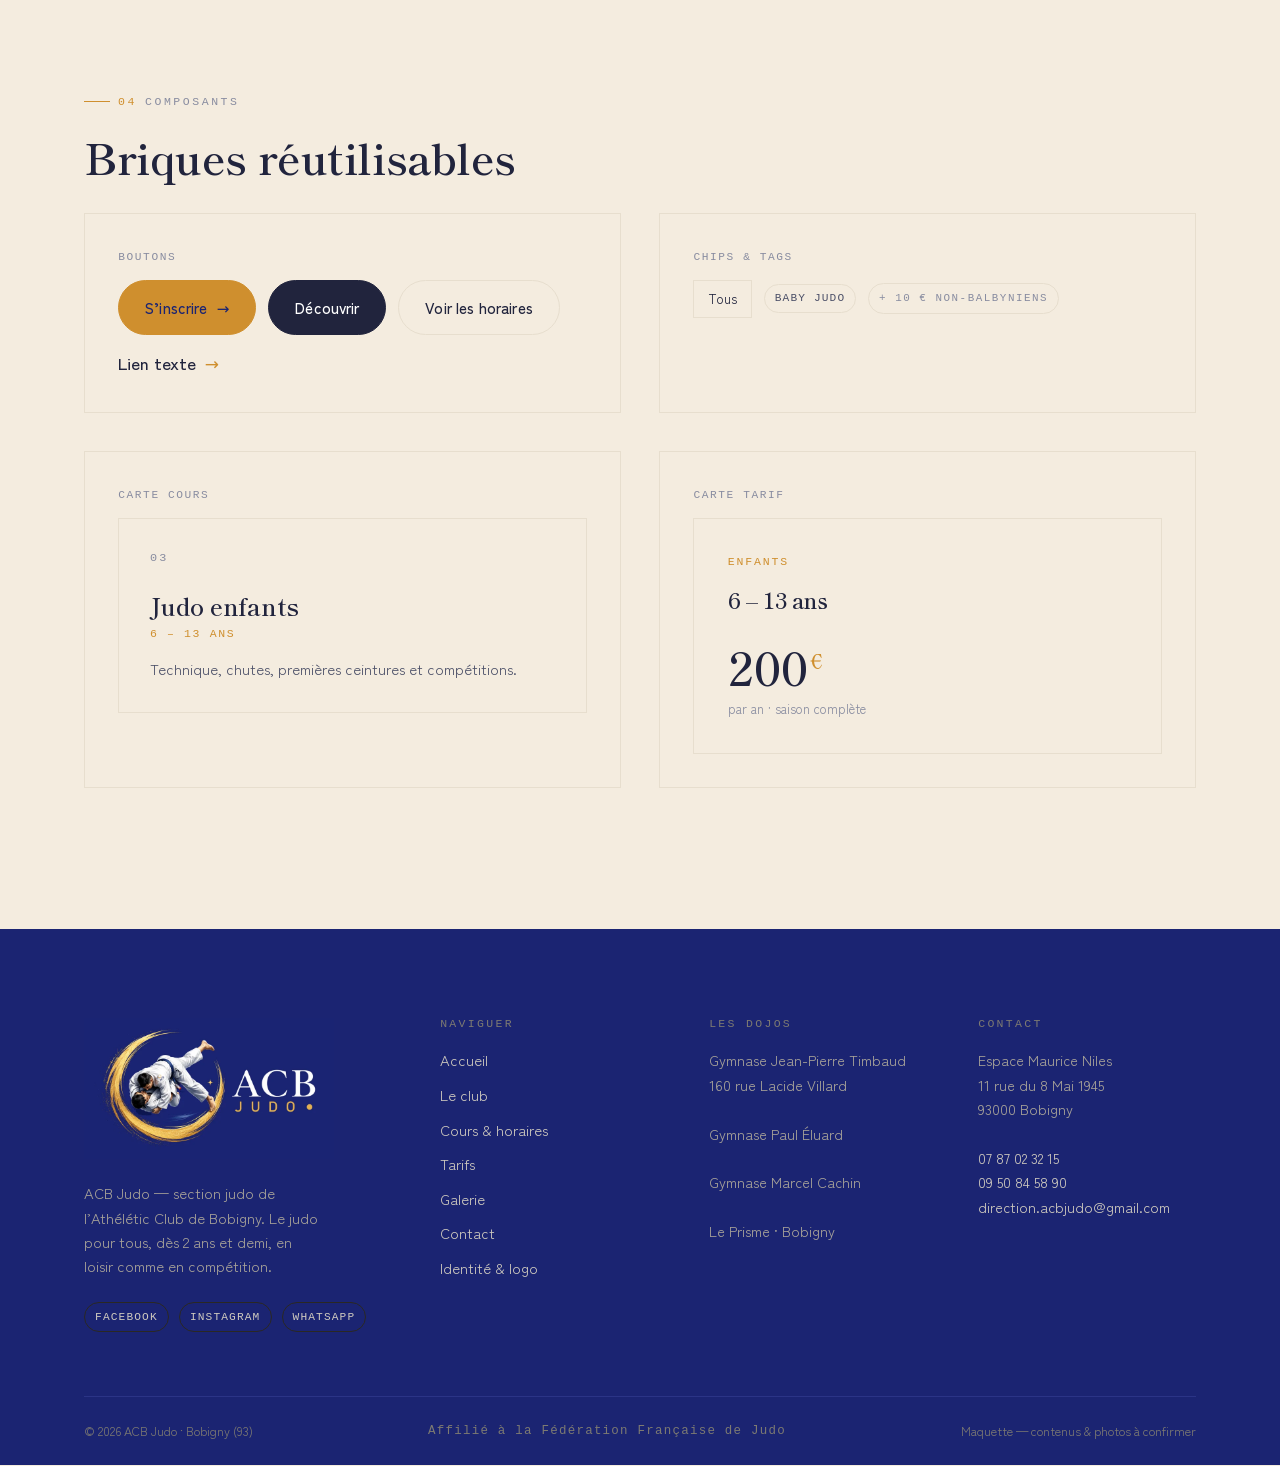
<file: marque.html>
<!DOCTYPE html>
<html lang="fr">
<head>
  <!-- Google tag (gtag.js) -->
  <script async src="https://www.googletagmanager.com/gtag/js?id=G-R1B9LE2V7G"></script>
  <script>
    window.dataLayer = window.dataLayer || [];
    function gtag(){dataLayer.push(arguments);}
    gtag('js', new Date());
    gtag('config', 'G-R1B9LE2V7G');
  </script>
<meta charset="utf-8">
<meta name="viewport" content="width=device-width, initial-scale=1, viewport-fit=cover">
<title>Identité & design system · ACB Judo</title>
<meta name="description" content="Identité visuelle de l'ACB Judo : trois directions de logo, palette, typographie et composants réutilisables.">
<link rel="canonical" href="https://acb-judo.com/marque.html">
<meta name="robots" content="noindex,follow">
<meta name="theme-color" content="#f4ecdf">
<link rel="icon" href="favicon.svg" type="image/svg+xml">
<link rel="icon" href="favicon.ico" sizes="32x32">
<link rel="icon" type="image/png" sizes="96x96" href="favicon-96.png">
<link rel="apple-touch-icon" href="favicon-96.png">
<meta property="og:type" content="website">
<meta property="og:site_name" content="ACB Judo">
<meta property="og:locale" content="fr_FR">
<meta property="og:title" content="Identité &amp; design system · ACB Judo">
<meta property="og:description" content="Identité visuelle de l&#x27;ACB Judo : trois directions de logo, palette, typographie et composants réutilisables.">
<meta property="og:url" content="https://acb-judo.com/marque.html">
<meta property="og:image" content="https://acb-judo.com/og-cover.jpg">
<meta property="og:image:width" content="1200">
<meta property="og:image:height" content="675">
<meta name="twitter:card" content="summary_large_image">
<meta name="twitter:title" content="Identité &amp; design system · ACB Judo">
<meta name="twitter:description" content="Identité visuelle de l&#x27;ACB Judo : trois directions de logo, palette, typographie et composants réutilisables.">
<meta name="twitter:image" content="https://acb-judo.com/og-cover.jpg">
<link rel="stylesheet" href="assets/styles.css">
<style>
/* logo lab */
.logolab{ display:grid; grid-template-columns:repeat(3,1fr); gap:clamp(20px,2.5vw,32px); }
.logodir{ border:1px solid var(--line); }
.logodir .stage{ aspect-ratio:5/3; display:flex; align-items:center; justify-content:center; --lfg:var(--ink); --lac:var(--red); background:var(--paper-pure); }
.logodir .meta{ padding:16px 18px; border-top:1px solid var(--line); }
.logodir .meta .dn{ font-family:var(--serif); font-weight:600; font-size:1.1rem; }
.logodir .meta .dx{ font-size:.85rem; color:var(--ink-3); margin-top:.25em; }
.logodir .chips-mono{ display:flex; gap:10px; padding:0 18px 18px; }
.swatch-mini{ flex:1; aspect-ratio:3/2; display:flex; align-items:center; justify-content:center; border:1px solid var(--line); }
.swatch-mini.s-ink{ background:var(--night); --lfg:#fff; --lac:#fff; border-color:var(--night); }
.swatch-mini.s-red{ background:var(--red); --lfg:#fff; --lac:#fff; border-color:var(--red); }
.swatch-mini .logo{ transform:scale(.62); }

/* logo lockups */
.logo{ display:inline-flex; align-items:center; gap:13px; color:var(--lfg); }
.logo .lmark{ width:42px; height:42px; }
.logo .lword{ display:flex; flex-direction:column; line-height:.9; }
.logo .lw1{ font-family:var(--serif); font-weight:700; font-size:1.55rem; letter-spacing:.02em; color:var(--lfg); }
.logo .lw2{ display:flex; align-items:center; gap:.3em; font-family:var(--mono); font-size:.7rem; letter-spacing:.4em; text-transform:uppercase; margin-top:3px; color:var(--lfg); }
.logo .ldot{ width:5px; height:5px; background:var(--lac); border-radius:50%; }
/* B monogram */
.logoB{ flex-direction:column; gap:9px; }
.logoB .lbadge{ border:2px solid var(--lfg); padding:.32em .5em .28em; }
.logoB .lb-acb{ font-family:var(--serif); font-weight:700; font-size:1.7rem; letter-spacing:.06em; color:var(--lfg); }
.logoB .lb-judo{ display:flex; align-items:center; gap:.5em; font-family:var(--mono); font-size:.72rem; letter-spacing:.46em; text-transform:uppercase; color:var(--lfg); }
.logoB .lb-judo::before{ content:""; width:16px; height:2px; background:var(--lac); }
/* C kanji */
.logoC .lkanji{ font-family:var(--serif); font-weight:700; font-size:2.6rem; color:var(--lfg); padding-right:13px; margin-right:13px; border-right:1px solid color-mix(in oklab, var(--lfg) 30%, transparent); line-height:1; }
.logoC .lword2{ display:flex; flex-direction:column; line-height:1.05; }
.logoC .lword2 .a{ font-family:var(--serif); font-weight:700; font-size:1.15rem; letter-spacing:.04em; color:var(--lfg); }
.logoC .lword2 .b{ display:flex; align-items:center; gap:.3em; font-family:var(--mono); font-size:.64rem; letter-spacing:.34em; text-transform:uppercase; color:var(--lfg); margin-top:2px; }
.logoC .lword2 .b i{ width:4px; height:4px; background:var(--lac); border-radius:50%; }

/* palette */
.palette{ display:grid; grid-template-columns:repeat(5,1fr); gap:0; border-top:1px solid var(--line); border-left:1px solid var(--line); }
.sw{ border-right:1px solid var(--line); border-bottom:1px solid var(--line); }
.sw .chip-c{ aspect-ratio:3/2; }
.sw .sw-meta{ padding:12px 14px; }
.sw .sw-name{ font-family:var(--mono); font-size:.7rem; letter-spacing:.06em; }
.sw .sw-hex{ font-size:.78rem; color:var(--ink-3); margin-top:.2em; }

/* type specimen */
.spec{ border-top:1px solid var(--line); }
.spec-row{ display:grid; grid-template-columns:160px 1fr; gap:24px; padding:clamp(20px,2.4vw,30px) 0; border-bottom:1px solid var(--line); align-items:baseline; }
.spec-row .sl{ font-family:var(--mono); font-size:.7rem; letter-spacing:.12em; text-transform:uppercase; color:var(--ink-3); }
.comp-grid{ display:grid; grid-template-columns:repeat(2,1fr); gap:clamp(20px,3vw,40px); }
.comp-box{ border:1px solid var(--line); padding:clamp(22px,2.6vw,34px); }
.comp-box .cbt{ font-family:var(--mono); font-size:.7rem; letter-spacing:.14em; text-transform:uppercase; color:var(--ink-3); margin-bottom:1.2em; }
.row{ display:flex; gap:12px; flex-wrap:wrap; align-items:center; }
@media (max-width:760px){ .logolab{ grid-template-columns:1fr; } .palette{ grid-template-columns:1fr 1fr; } .comp-grid{ grid-template-columns:1fr; } .spec-row{ grid-template-columns:1fr; gap:.5em; } }
</style>
</head>
<body data-page="">

<header class="page-hero wrap">
  <span class="label reveal"><span class="num">柔道</span> Identité & design system</span>
  <h1 class="ttl reveal d1">Une identité à créer,<br>au service du judo.</h1>
  <p class="intro lead reveal d2">L’ACB Judo n’a pas encore de logo propre — le logo omnisports n’appartient pas à la section judo. Voici trois directions à départager, puis le système visuel complet : <strong>bleu ACB</strong> en primaire, crème chaud et un accent <strong>or</strong>, dans un esprit d’encre japonaise.</p>
</header>

<!-- LOGO DIRECTIONS -->
<section class="section wrap">
  <div class="sec-head reveal" style="margin-bottom:clamp(26px,3vw,42px)">
    <div><span class="label"><span class="num">01</span> Logo — 3 directions</span>
    <h2 class="h2" style="margin-top:.5em;max-width:20ch">À départager ensemble</h2></div>
    <p class="muted small" style="max-width:32ch">Chaque direction se décline en bleu, or et blanc, et fonctionne du favicon au grand format.</p>
  </div>

  <div class="logolab reveal d1">
    <!-- A : Ensō + wordmark -->
    <div class="logodir">
      <div class="stage"><div class="logo logoA">
        <svg class="lmark" viewBox="0 0 40 40" fill="none"><path d="M30.5 9.5 A14 14 0 1 0 33 22.5" stroke="var(--lac)" stroke-width="3.4" stroke-linecap="round"/><path d="M28.2 7 L34 10 L31.5 16" stroke="var(--lac)" stroke-width="1.6" stroke-linecap="round" stroke-linejoin="round" opacity=".55"/></svg>
        <span class="lword"><span class="lw1">ACB</span><span class="lw2">Judo<i class="ldot"></i></span></span>
      </div></div>
      <div class="meta"><div class="dn">A · Ensō & wordmark</div><div class="dx">Cercle ensō or (le geste du pinceau) + monogramme. Notre recommandation — déjà en place dans l’en-tête du site.</div></div>
      <div class="chips-mono">
        <div class="swatch-mini s-ink"><div class="logo logoA"><svg class="lmark" viewBox="0 0 40 40" fill="none"><path d="M30.5 9.5 A14 14 0 1 0 33 22.5" stroke="var(--lac)" stroke-width="3.4" stroke-linecap="round"/></svg><span class="lword"><span class="lw1">ACB</span><span class="lw2">Judo<i class="ldot"></i></span></span></div></div>
        <div class="swatch-mini s-red"><div class="logo logoA"><svg class="lmark" viewBox="0 0 40 40" fill="none"><path d="M30.5 9.5 A14 14 0 1 0 33 22.5" stroke="var(--lac)" stroke-width="3.4" stroke-linecap="round"/></svg><span class="lword"><span class="lw1">ACB</span><span class="lw2">Judo<i class="ldot"></i></span></span></div></div>
      </div>
    </div>

    <!-- B : Monogram badge -->
    <div class="logodir">
      <div class="stage"><div class="logo logoB">
        <span class="lbadge"><span class="lb-acb">ACB</span></span>
        <span class="lb-judo">Judo</span>
      </div></div>
      <div class="meta"><div class="dn">B · Monogramme</div><div class="dx">Badge sobre et institutionnel. Excellent en favicon et en tampon ; très lisible en petit.</div></div>
      <div class="chips-mono">
        <div class="swatch-mini s-ink"><div class="logo logoB"><span class="lbadge"><span class="lb-acb">ACB</span></span><span class="lb-judo">Judo</span></div></div>
        <div class="swatch-mini s-red"><div class="logo logoB"><span class="lbadge"><span class="lb-acb">ACB</span></span><span class="lb-judo">Judo</span></div></div>
      </div>
    </div>

    <!-- C : Kanji-led -->
    <div class="logodir">
      <div class="stage"><div class="logo logoC">
        <span class="lkanji">柔道</span>
        <span class="lword2"><span class="a">ACB</span><span class="b">Judo<i></i></span></span>
      </div></div>
      <div class="meta"><div class="dn">C · Kanji 柔道</div><div class="dx">Le plus affirmé culturellement : le kanji « judo » porte l’identité, le wordmark accompagne.</div></div>
      <div class="chips-mono">
        <div class="swatch-mini s-ink"><div class="logo logoC"><span class="lkanji">柔道</span><span class="lword2"><span class="a">ACB</span><span class="b">Judo<i></i></span></span></div></div>
        <div class="swatch-mini s-red"><div class="logo logoC"><span class="lkanji">柔道</span><span class="lword2"><span class="a">ACB</span><span class="b">Judo<i></i></span></span></div></div>
      </div>
    </div>
  </div>
</section>

<!-- PALETTE -->
<section class="section wrap">
  <div class="sec-head reveal" style="margin-bottom:clamp(22px,3vw,34px)">
    <div><span class="label"><span class="num">02</span> Palette</span>
    <h2 class="h2" style="margin-top:.5em">Bleu ACB, crème, un or.</h2></div>
  </div>
  <div class="palette reveal d1">
    <div class="sw"><div class="chip-c" style="background:var(--paper)"></div><div class="sw-meta"><div class="sw-name">Crème</div><div class="sw-hex">#F4ECDF</div></div></div>
    <div class="sw"><div class="chip-c" style="background:var(--night)"></div><div class="sw-meta"><div class="sw-name">Bleu ACB</div><div class="sw-hex">#1B2472</div></div></div>
    <div class="sw"><div class="chip-c" style="background:var(--ink)"></div><div class="sw-meta"><div class="sw-name">Encre · nuit</div><div class="sw-hex">#21243D</div></div></div>
    <div class="sw"><div class="chip-c" style="background:var(--red)"></div><div class="sw-meta"><div class="sw-name">Or · accent</div><div class="sw-hex">#CF8F2E</div></div></div>
    <div class="sw"><div class="chip-c" style="background:var(--paper-deep)"></div><div class="sw-meta"><div class="sw-name">Crème profond</div><div class="sw-hex">#ECE1CE</div></div></div>
  </div>
  <p class="muted small reveal d2" style="margin-top:1em">Le bleu ACB est notre primaire ; le crème réchauffe l’ensemble ; l’or signe l’accent : CTA, ensō, filets, états actifs.</p>
</section>

<!-- TYPE -->
<section class="section wrap">
  <div class="sec-head reveal" style="margin-bottom:clamp(10px,2vw,18px)">
    <div><span class="label"><span class="num">03</span> Typographie</span>
    <h2 class="h2" style="margin-top:.5em">Shippori Mincho × Zen Kaku Gothic</h2></div>
  </div>
  <div class="spec reveal d1">
    <div class="spec-row"><span class="sl">Display · Shippori Mincho</span><span style="font-family:var(--serif);font-weight:600;font-size:clamp(2rem,4vw,3.4rem);line-height:1.05">Le judo pour tous. 柔道</span></div>
    <div class="spec-row"><span class="sl">Titre · Shippori Mincho</span><span style="font-family:var(--serif);font-weight:600;font-size:1.8rem">Une pratique, un art de vie.</span></div>
    <div class="spec-row"><span class="sl">Corps · Zen Kaku Gothic</span><span style="font-size:1.05rem;color:var(--ink-2);max-width:54ch">Club familial et accueillant, du baby-judo à la compétition, réparti sur quatre gymnases de Bobigny — en loisir comme en compétition.</span></div>
    <div class="spec-row"><span class="sl">Mono · labels</span><span style="font-family:var(--mono);font-size:.8rem;letter-spacing:.18em;text-transform:uppercase;color:var(--red)">01 — Cours & horaires</span></div>
  </div>
</section>

<!-- COMPONENTS -->
<section class="section wrap">
  <div class="sec-head reveal" style="margin-bottom:clamp(22px,3vw,34px)">
    <div><span class="label"><span class="num">04</span> Composants</span>
    <h2 class="h2" style="margin-top:.5em">Briques réutilisables</h2></div>
  </div>
  <div class="comp-grid reveal d1">
    <div class="comp-box"><div class="cbt">Boutons</div><div class="row"><a class="btn btn-red">S’inscrire <span class="arw">→</span></a><a class="btn btn-dark">Découvrir</a><a class="btn btn-ghost">Voir les horaires</a></div><div class="row" style="margin-top:14px"><a class="tlink">Lien texte <span class="arw">→</span></a></div></div>
    <div class="comp-box"><div class="cbt">Chips & tags</div><div class="row"><span class="chip" style="border:1px solid var(--line);padding:.5em 1em;font-size:.85rem">Tous</span><span class="pill">Baby judo</span><span class="tag">+ 10 € non-Balbyniens</span></div></div>
    <div class="comp-box"><div class="cbt">Carte cours</div><article class="card-cours" style="min-height:auto;border:1px solid var(--line)"><span class="cnum">03</span><h3 style="margin-top:1em">Judo enfants</h3><span class="age">6 – 13 ans</span><p class="desc">Technique, chutes, premières ceintures et compétitions.</p></article></div>
    <div class="comp-box"><div class="cbt">Carte tarif</div><div class="tcard" style="border:1px solid var(--line)"><span class="tname">Enfants</span><span class="tage">6 – 13 ans</span><div class="tprice">200<span class="cur">€</span></div><p class="tper">par an · saison complète</p></div></div>
  </div>
</section>

<script src="assets/site.js"></script>
</body>
</html>
</file>
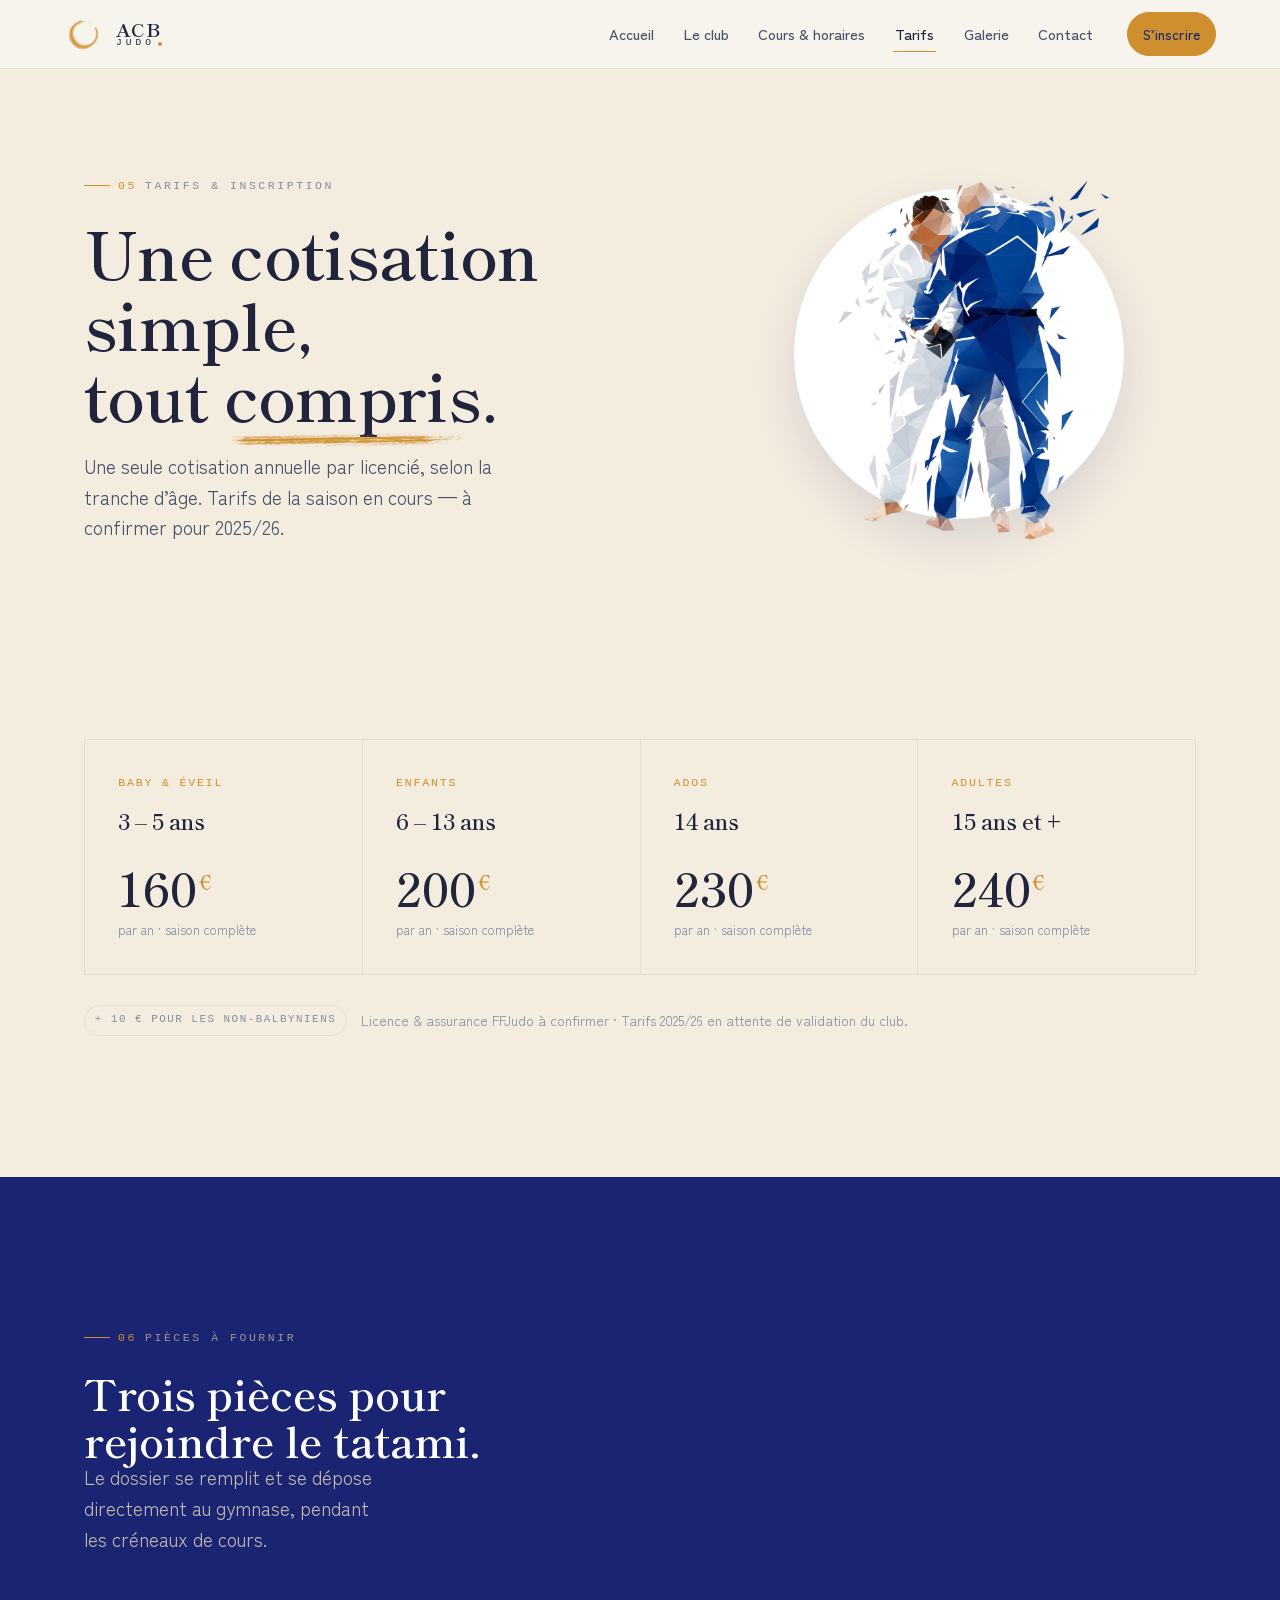
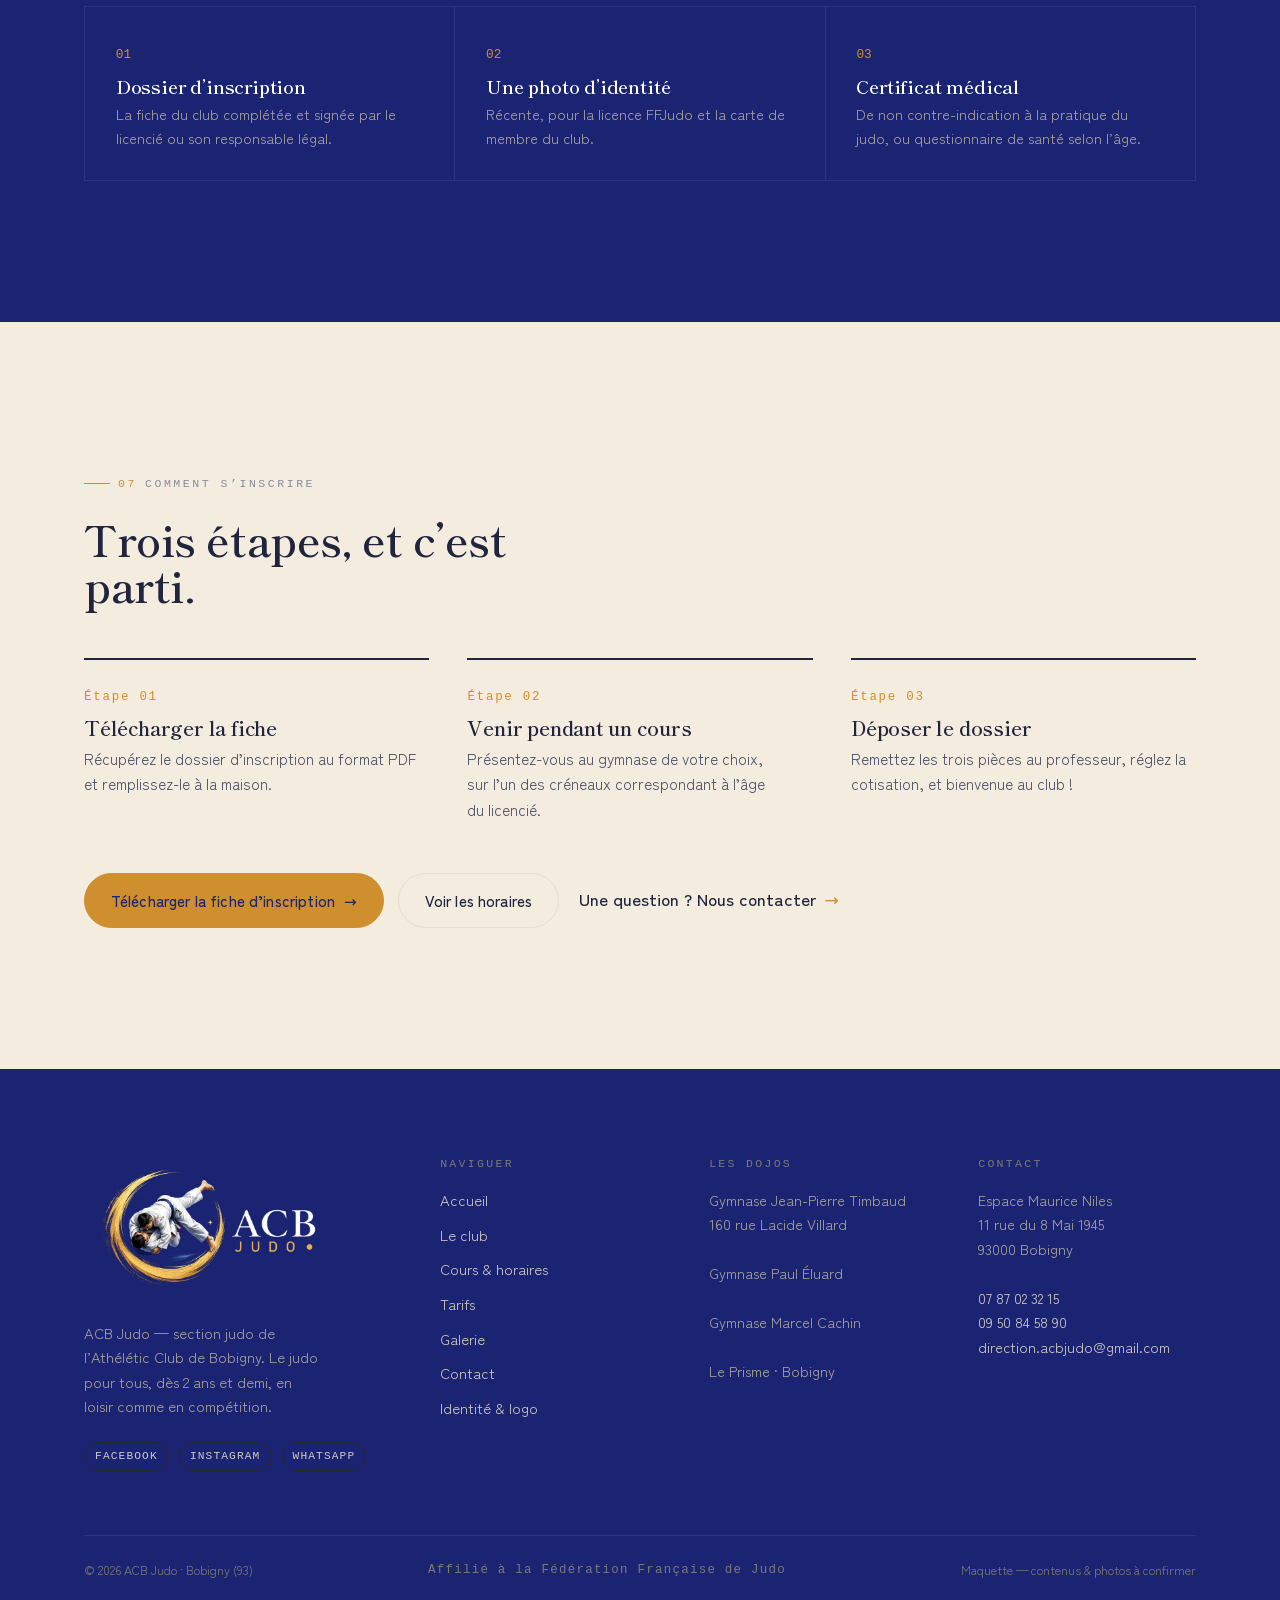
<file: tarifs.html>
<!DOCTYPE html>
<html lang="fr">
<head>
  <!-- Google tag (gtag.js) -->
  <script async src="https://www.googletagmanager.com/gtag/js?id=G-R1B9LE2V7G"></script>
  <script>
    window.dataLayer = window.dataLayer || [];
    function gtag(){dataLayer.push(arguments);}
    gtag('js', new Date());
    gtag('config', 'G-R1B9LE2V7G');
  </script>
<meta charset="utf-8">
<meta name="viewport" content="width=device-width, initial-scale=1, viewport-fit=cover">
<title>Tarifs & inscription au judo à Bobigny (93) · ACB Judo</title>
<meta name="description" content="Tarifs et inscription au club de judo ACB à Bobigny (93). Cotisation annuelle par tranche d'âge, pièces à fournir, fiche d'inscription. Essai gratuit toute l'année.">
<link rel="canonical" href="https://acb-judo.com/tarifs.html">
<meta name="geo.region" content="FR-93">
<meta name="geo.placename" content="Bobigny">
<meta name="geo.position" content="48.9094;2.4364">
<meta name="ICBM" content="48.9094, 2.4364">
<meta name="robots" content="index,follow">
<meta name="theme-color" content="#f4ecdf">
<link rel="icon" href="favicon.svg" type="image/svg+xml">
<link rel="icon" href="favicon.ico" sizes="32x32">
<link rel="icon" type="image/png" sizes="96x96" href="favicon-96.png">
<link rel="apple-touch-icon" href="favicon-96.png">
<meta property="og:type" content="website">
<meta property="og:site_name" content="ACB Judo">
<meta property="og:locale" content="fr_FR">
<meta property="og:title" content="Tarifs &amp; inscription · ACB Judo">
<meta property="og:description" content="Tarifs et inscription au club de judo ACB à Bobigny (93). Cotisation annuelle par tranche d&#x27;âge, pièces à fournir, fiche d&#x27;inscription. Essai gratuit toute l&#x27;année.">
<meta property="og:url" content="https://acb-judo.com/tarifs.html">
<meta property="og:image" content="https://acb-judo.com/og-cover.jpg">
<meta property="og:image:width" content="1200">
<meta property="og:image:height" content="675">
<meta name="twitter:card" content="summary_large_image">
<meta name="twitter:title" content="Tarifs &amp; inscription · ACB Judo">
<meta name="twitter:description" content="Tarifs et inscription au club de judo ACB à Bobigny (93). Cotisation annuelle par tranche d&#x27;âge, pièces à fournir, fiche d&#x27;inscription. Essai gratuit toute l&#x27;année.">
<meta name="twitter:image" content="https://acb-judo.com/og-cover.jpg">
<script type="application/ld+json">{"@context":"https://schema.org","@type":"BreadcrumbList","itemListElement":[{"@type":"ListItem","position":1,"name":"Accueil","item":"https://acb-judo.com/"},{"@type":"ListItem","position":2,"name":"Tarifs & inscription","item":"https://acb-judo.com/tarifs.html"}]}</script>
<link rel="stylesheet" href="assets/styles.css">
<style>
.th-hero{ padding-bottom:clamp(16px,3vw,34px); }
.th-hero-inner{ display:grid; grid-template-columns:1.1fr .9fr; gap:clamp(28px,5vw,60px); align-items:center; }
.th-media{ position:relative; display:flex; align-items:center; justify-content:center; min-height:clamp(220px,26vw,340px); }
.th-media .ring{ position:absolute; width:min(78%,330px); aspect-ratio:1; border-radius:50%; background:#fff; box-shadow:0 20px 46px rgba(27,36,114,.12); }
.th-media img{ position:relative; z-index:1; width:min(96%,420px); height:auto; }
@media (max-width:760px){ .th-hero-inner{ grid-template-columns:1fr; } .th-media{ order:-1; min-height:200px; } }
</style>
</head>
<body data-page="tarifs">

<header class="page-hero th-hero">
  <div class="wrap th-hero-inner">
    <div>
      <span class="label reveal"><span class="num">05</span> Tarifs & inscription</span>
      <h1 class="ttl reveal d1">Une cotisation simple,<br>tout <span class="brush-word">compris<img class="ubrush" src="assets/brush-gold.webp" alt="" aria-hidden="true"></span>.</h1>
      <p class="intro lead reveal d2">Une seule cotisation annuelle par licencié, selon la tranche d’âge. Tarifs de la saison en cours — à confirmer pour 2025/26.</p>
    </div>
    <div class="th-media reveal d2"><span class="ring"></span><img src="assets/poly-duo.webp" alt="Judokas — illustration low-poly"></div>
  </div>
</header>

<!-- TARIFS -->
<section class="section wrap">
  <div class="tarifs reveal">
    <div class="tcard"><span class="tname">Baby & Éveil</span><span class="tage">3 – 5 ans</span><div class="tprice">160<span class="cur">€</span></div><p class="tper">par an · saison complète</p></div>
    <div class="tcard"><span class="tname">Enfants</span><span class="tage">6 – 13 ans</span><div class="tprice">200<span class="cur">€</span></div><p class="tper">par an · saison complète</p></div>
    <div class="tcard"><span class="tname">Ados</span><span class="tage">14 ans</span><div class="tprice">230<span class="cur">€</span></div><p class="tper">par an · saison complète</p></div>
    <div class="tcard"><span class="tname">Adultes</span><span class="tage">15 ans et +</span><div class="tprice">240<span class="cur">€</span></div><p class="tper">par an · saison complète</p></div>
  </div>
  <div class="reveal d1" style="display:flex;gap:14px;flex-wrap:wrap;align-items:center;margin-top:clamp(20px,2.5vw,30px)">
    <span class="tag">+ 10 € pour les non-Balbyniens</span>
    <span class="muted small">Licence & assurance FFJudo à confirmer · Tarifs 2025/26 en attente de validation du club.</span>
  </div>
</section>

<!-- INSCRIPTION -->
<section class="section band-dark" id="inscription">
  <div class="wrap">
    <div class="sec-head reveal" style="margin-bottom:clamp(34px,4vw,56px)">
      <div>
        <span class="label"><span class="num">06</span> Pièces à fournir</span>
        <h2 class="h2" style="margin-top:.5em;max-width:16ch">Trois pièces pour rejoindre le tatami.</h2>
      </div>
      <p class="lead" style="max-width:34ch">Le dossier se remplit et se dépose directement au gymnase, pendant les créneaux de cours.</p>
    </div>
    <div class="pieces reveal d1">
      <div class="pc"><span class="pn">01</span><h4>Dossier d’inscription</h4><p>La fiche du club complétée et signée par le licencié ou son responsable légal.</p></div>
      <div class="pc"><span class="pn">02</span><h4>Une photo d’identité</h4><p>Récente, pour la licence FFJudo et la carte de membre du club.</p></div>
      <div class="pc"><span class="pn">03</span><h4>Certificat médical</h4><p>De non contre-indication à la pratique du judo, ou questionnaire de santé selon l’âge.</p></div>
    </div>
  </div>
</section>

<!-- COMMENT S'INSCRIRE -->
<section class="section wrap">
  <div class="sec-head reveal" style="margin-bottom:clamp(30px,4vw,50px)">
    <div>
      <span class="label"><span class="num">07</span> Comment s’inscrire</span>
      <h2 class="h2" style="margin-top:.5em;max-width:18ch">Trois étapes, et c’est parti.</h2>
    </div>
  </div>
  <div class="steps reveal d1">
    <div class="step"><span class="sn">Étape 01</span><h4>Télécharger la fiche</h4><p>Récupérez le dossier d’inscription au format PDF et remplissez-le à la maison.</p></div>
    <div class="step"><span class="sn">Étape 02</span><h4>Venir pendant un cours</h4><p>Présentez-vous au gymnase de votre choix, sur l’un des créneaux correspondant à l’âge du licencié.</p></div>
    <div class="step"><span class="sn">Étape 03</span><h4>Déposer le dossier</h4><p>Remettez les trois pièces au professeur, réglez la cotisation, et bienvenue au club&nbsp;!</p></div>
  </div>
  <div class="reveal d2" style="margin-top:clamp(34px,4vw,52px);display:flex;gap:14px;flex-wrap:wrap;align-items:center">
    <a class="btn btn-red" href="#" onclick="alert('Fiche d’inscription PDF — à fournir par le club.');return false;">Télécharger la fiche d’inscription <span class="arw">→</span></a>
    <a class="btn btn-ghost" href="cours.html">Voir les horaires</a>
    <a class="tlink" href="contact.html" style="margin-left:6px">Une question ? Nous contacter <span class="arw">→</span></a>
  </div>
</section>

<script src="assets/site.js"></script>
</body>
</html>
</file>
<file: assets/styles.css>
/* =========================================================================
   ACB JUDO — Design System
   Minimalisme japonais · blanc dominant · encre sumi · rouge hinomaru
   ========================================================================= */

/* ---- Fonts (auto-hébergées : sous-ensemble latin ; les kanji passent en fallback système JP) ---- */
@font-face{font-family:'Shippori Mincho';font-style:normal;font-weight:500;font-display:swap;src:url('fonts/shippori-mincho-500.woff2') format('woff2');unicode-range:U+0000-00FF,U+0131,U+0152-0153,U+02BB-02BC,U+02C6,U+02DA,U+02DC,U+2000-206F,U+20AC,U+2122,U+2212,U+2215,U+FEFF,U+FFFD;}
@font-face{font-family:'Shippori Mincho';font-style:normal;font-weight:600;font-display:swap;src:url('fonts/shippori-mincho-600.woff2') format('woff2');unicode-range:U+0000-00FF,U+0131,U+0152-0153,U+02BB-02BC,U+02C6,U+02DA,U+02DC,U+2000-206F,U+20AC,U+2122,U+2212,U+2215,U+FEFF,U+FFFD;}
@font-face{font-family:'Shippori Mincho';font-style:normal;font-weight:700;font-display:swap;src:url('fonts/shippori-mincho-700.woff2') format('woff2');unicode-range:U+0000-00FF,U+0131,U+0152-0153,U+02BB-02BC,U+02C6,U+02DA,U+02DC,U+2000-206F,U+20AC,U+2122,U+2212,U+2215,U+FEFF,U+FFFD;}
@font-face{font-family:'Shippori Mincho';font-style:normal;font-weight:800;font-display:swap;src:url('fonts/shippori-mincho-800.woff2') format('woff2');unicode-range:U+0000-00FF,U+0131,U+0152-0153,U+02BB-02BC,U+02C6,U+02DA,U+02DC,U+2000-206F,U+20AC,U+2122,U+2212,U+2215,U+FEFF,U+FFFD;}
@font-face{font-family:'Zen Kaku Gothic New';font-style:normal;font-weight:300;font-display:swap;src:url('fonts/zen-kaku-gothic-new-300.woff2') format('woff2');unicode-range:U+0000-00FF,U+0131,U+0152-0153,U+02BB-02BC,U+02C6,U+02DA,U+02DC,U+2000-206F,U+20AC,U+2122,U+2212,U+2215,U+FEFF,U+FFFD;}
@font-face{font-family:'Zen Kaku Gothic New';font-style:normal;font-weight:400;font-display:swap;src:url('fonts/zen-kaku-gothic-new-400.woff2') format('woff2');unicode-range:U+0000-00FF,U+0131,U+0152-0153,U+02BB-02BC,U+02C6,U+02DA,U+02DC,U+2000-206F,U+20AC,U+2122,U+2212,U+2215,U+FEFF,U+FFFD;}
@font-face{font-family:'Zen Kaku Gothic New';font-style:normal;font-weight:500;font-display:swap;src:url('fonts/zen-kaku-gothic-new-500.woff2') format('woff2');unicode-range:U+0000-00FF,U+0131,U+0152-0153,U+02BB-02BC,U+02C6,U+02DA,U+02DC,U+2000-206F,U+20AC,U+2122,U+2212,U+2215,U+FEFF,U+FFFD;}
@font-face{font-family:'Zen Kaku Gothic New';font-style:normal;font-weight:700;font-display:swap;src:url('fonts/zen-kaku-gothic-new-700.woff2') format('woff2');unicode-range:U+0000-00FF,U+0131,U+0152-0153,U+02BB-02BC,U+02C6,U+02DA,U+02DC,U+2000-206F,U+20AC,U+2122,U+2212,U+2215,U+FEFF,U+FFFD;}

/* ---- Tokens ---- */
:root{
  /* ink / paper */
  --paper:        #f4ecdf;   /* crème chaud, fond dominant */
  --paper-hi:     #f6f4ed;   /* crème clair — header collant & status bar (forehead iOS) */
  --paper-pure:   #fffdf8;
  --paper-deep:   #ece1ce;   /* panneaux discrets */
  --ink:          #21243d;   /* encre bleu-nuit, texte & titres */
  --ink-2:        #4c5068;   /* texte secondaire */
  --ink-3:        #888ca0;   /* tertiaire / légendes */
  --line:         #e7dece;   /* filets */
  --line-soft:    #f0e8da;

  /* accent — ambre / or (façon kintsugi) */
  --red:          #cf8f2e;
  --red-deep:     #ab7220;
  --red-wash:     #f4e7cf;

  /* bleu ACB pour les sections sombres */
  --night:        #1b2472;
  --night-2:      #232c82;
  --night-deep:   #121852;   /* indigo profond du voile hero & status bar accueil */
  --logo-navy:    #121c64;   /* marine du logo — fond du footer (raccord parfait) */

  /* type */
  --serif: 'Shippori Mincho', 'Hiragino Mincho ProN', 'Yu Mincho', 'Noto Serif JP', Georgia, serif;
  --sans:  'Zen Kaku Gothic New', system-ui, -apple-system, 'Hiragino Kaku Gothic ProN', 'Noto Sans JP', sans-serif;
  --mono:  ui-monospace, 'SFMono-Regular', 'Menlo', monospace;

  /* rhythm */
  --maxw: 1240px;
  --gut: clamp(20px, 5vw, 64px);
  --section-y: clamp(72px, 11vw, 160px);

  --ease: cubic-bezier(.22,.61,.36,1);
  --bounce: cubic-bezier(.34,1.56,.64,1);
  --r-sm:10px; --r:16px; --r-lg:26px;
  --gold:#c98a2e; --gold-deep:#a86f1e; --gold-wash:#f4e8d4;
}

/* ---- Reset ---- */
*,*::before,*::after{ box-sizing:border-box; }
html{ -webkit-text-size-adjust:100%; scroll-behavior:smooth; }
body{
  margin:0;
  background:var(--paper);
  color:var(--ink);
  font-family:var(--sans);
  font-weight:400;
  font-size:17px;
  line-height:1.65;
  -webkit-font-smoothing:antialiased;
  text-rendering:optimizeLegibility;
  overflow-x:hidden;
}
img{ display:block; max-width:100%; }
a{ color:inherit; text-decoration:none; }
button{ font-family:inherit; }
h1,h2,h3,h4{ margin:0; font-family:var(--serif); font-weight:600; line-height:1.08; letter-spacing:-.01em; }
p{ margin:0; text-wrap:pretty; }
::selection{ background:var(--red); color:#fff; }

/* ---- Layout helpers ---- */
.wrap{ max-width:var(--maxw); margin:0 auto; padding-inline:var(--gut); }
.wrap-wide{ max-width:1480px; margin:0 auto; padding-inline:var(--gut); }
.section{ padding-block:var(--section-y); }
.grid{ display:grid; gap:clamp(20px,3vw,40px); }
.flow > * + *{ margin-top:1.1em; }
.center{ text-align:center; }

/* ---- Type scale ---- */
.display{ font-size:clamp(2.6rem,6vw,5.3rem); font-weight:600; line-height:1.04; letter-spacing:-.02em; }
.h1{ font-size:clamp(2rem,4.6vw,3.6rem); }
.h2{ font-size:clamp(1.7rem,3.4vw,2.7rem); }
.h3{ font-size:clamp(1.25rem,2vw,1.6rem); }
.lead{ font-size:clamp(1.05rem,1.5vw,1.3rem); line-height:1.6; color:var(--ink-2); }
.small{ font-size:.85rem; }
.muted{ color:var(--ink-3); }

/* section label : « 01 — Intitulé » + filet rouge */
.label{
  display:inline-flex; align-items:center; gap:.7em;
  font-family:var(--mono); font-size:.72rem; letter-spacing:.22em;
  text-transform:uppercase; color:var(--ink-3); font-weight:500;
}
.label .num{ color:var(--red); }
.label::before{ content:""; width:26px; height:1px; background:var(--red); display:inline-block; }

.kanji{ font-family:var(--serif); }

/* ---- Buttons ---- */
.btn{
  --bg:var(--ink); --fg:#fff; --bd:var(--ink);
  display:inline-flex; align-items:center; justify-content:center; gap:.6em;
  padding:.92em 1.7em; min-height:52px;
  font-family:var(--sans); font-weight:500; font-size:.95rem; letter-spacing:.01em;
  background:var(--bg); color:var(--fg); border:1px solid var(--bd);
  border-radius:100px; cursor:pointer; position:relative; overflow:hidden;
  transition:background .35s var(--ease), color .35s var(--ease), border-color .35s var(--ease), transform .2s var(--ease);
}
.btn .arw{ transition:transform .35s var(--ease); }
.btn:hover .arw{ transform:translateX(4px); }
.btn:active{ transform:translateY(1px); }
.btn:hover{ transform:translateY(-2px); }
.btn-gold{ --bg:var(--gold); --fg:var(--night); --bd:var(--gold); }
.btn-gold:hover{ --bg:var(--gold-deep); --bd:var(--gold-deep); }
.btn-red{ --bg:var(--red); --fg:var(--night); --bd:var(--red); }
.btn-red:hover{ --bg:var(--red-deep); --bd:var(--red-deep); }
.btn-dark:hover{ --bg:#000; --bd:#000; }
.btn-ghost{ --bg:transparent; --fg:var(--ink); --bd:var(--line); }
.btn-ghost:hover{ --bg:var(--ink); --fg:#fff; --bd:var(--ink); }
.btn-sm{ min-height:44px; padding:.6em 1.1em; font-size:.85rem; }

/* text link with red underline grow */
.tlink{
  display:inline-flex; align-items:center; gap:.5em;
  font-weight:500; position:relative; padding-bottom:2px;
}
.tlink::after{ content:""; position:absolute; left:0; bottom:0; height:1px; width:100%;
  background:var(--red); transform:scaleX(0); transform-origin:left; transition:transform .4s var(--ease); }
.tlink:hover::after{ transform:scaleX(1); }
.tlink .arw{ color:var(--red); transition:transform .35s var(--ease); }
.tlink:hover .arw{ transform:translateX(4px); }

/* ============================ HEADER / NAV ============================ */
.site-header{
  position:fixed; inset:0 0 auto 0; z-index:60;
  display:flex; align-items:center; justify-content:space-between;
  padding:calc(18px + env(safe-area-inset-top, 0px)) calc(var(--gut) + env(safe-area-inset-right, 0px)) 18px calc(var(--gut) + env(safe-area-inset-left, 0px));
  transition:background .4s var(--ease), box-shadow .4s var(--ease), padding .4s var(--ease);
}
.site-header.solid{
  background:var(--paper-hi);
  box-shadow:0 1px 0 var(--line);
  padding-top:calc(12px + env(safe-area-inset-top, 0px)); padding-bottom:12px;
}
.brand{ display:flex; align-items:center; gap:12px; z-index:2; }
.brand svg{ display:block; }
.nav{ display:flex; align-items:center; gap:clamp(14px,2vw,30px); }
.nav a.navlink{
  font-size:.92rem; font-weight:500; color:var(--ink-2); position:relative; padding:6px 2px; white-space:nowrap;
  transition:color .3s var(--ease);
}
.nav a.navlink::after{ content:""; position:absolute; left:0; bottom:0; height:1px; width:100%;
  background:var(--red); transform:scaleX(0); transform-origin:left; transition:transform .35s var(--ease); }
.nav a.navlink:hover{ color:var(--ink); }
.nav a.navlink:hover::after,.nav a.navlink.active::after{ transform:scaleX(1); }
.nav a.navlink.active{ color:var(--ink); }

.nav-cta{ margin-left:6px; }
.burger{ display:none; width:46px; height:46px; border:1px solid var(--line); background:var(--paper-pure);
  align-items:center; justify-content:center; cursor:pointer; }
.burger span{ display:block; width:20px; height:1.5px; background:var(--ink); position:relative; }
.burger span::before,.burger span::after{ content:""; position:absolute; left:0; width:20px; height:1.5px; background:var(--ink);
  transition:transform .3s var(--ease), top .3s var(--ease); }
.burger span::before{ top:-6px; } .burger span::after{ top:6px; }

/* mobile overlay menu */
.mobile-menu{
  position:fixed; inset:0; z-index:55; background:var(--paper);
  display:flex; flex-direction:column; justify-content:center;
  padding:calc(var(--gut) + env(safe-area-inset-top, 0px)) calc(var(--gut) + env(safe-area-inset-right, 0px)) calc(var(--gut) + env(safe-area-inset-bottom, 0px)) calc(var(--gut) + env(safe-area-inset-left, 0px));
  transform:translateY(-100%); transition:transform .5s var(--ease); visibility:hidden;
}
.mobile-menu.open{ transform:translateY(0); visibility:visible; }
.mobile-menu a{ font-family:var(--serif); font-size:clamp(1.8rem,8vw,2.6rem); color:var(--ink);
  padding:.18em 0; border-bottom:1px solid var(--line); display:flex; justify-content:space-between; align-items:center; }
.mobile-menu a .idx{ font-family:var(--mono); font-size:.8rem; color:var(--ink-3); }
.mobile-menu a:hover{ color:var(--red); }

/* ============================ HERO ============================ */
.hero{ position:relative; min-height:100svh; display:flex; align-items:center; padding-top:clamp(110px,15vh,150px); padding-bottom:clamp(64px,9vh,104px); overflow:hidden; }
.hero-watermark{
  position:absolute; right:-2%; top:8%; font-family:var(--serif); font-weight:700;
  font-size:min(46vw,720px); line-height:.8; color:var(--ink); opacity:.05; pointer-events:none; user-select:none;
  letter-spacing:-.05em; opacity:.04;
}
.eyebrow-jp{ font-family:var(--serif); color:var(--red); letter-spacing:.1em; }

/* ============================ STATS BAND ============================ */
.stats{ display:grid; grid-template-columns:repeat(4,1fr); border-block:1px solid var(--line); }
.stat{ padding:clamp(22px,3vw,40px) clamp(14px,2vw,28px); border-right:1px solid var(--line); }
.stat:last-child{ border-right:0; }
.stat .v{ font-family:var(--serif); font-size:clamp(1.5rem,2.6vw,2.3rem); font-weight:600; line-height:1; }
.stat .v .u{ color:var(--red); }
.stat .k{ margin-top:.5em; font-size:.82rem; color:var(--ink-3); letter-spacing:.02em; }

/* ============================ CARDS — COURS ============================ */
.cours-grid{ display:grid; grid-template-columns:repeat(3,1fr); gap:0; border-top:1px solid var(--line); border-left:1px solid var(--line); }
.card-cours{
  position:relative; padding:clamp(24px,2.4vw,38px); border-right:1px solid var(--line); border-bottom:1px solid var(--line);
  background:var(--paper); transition:background .4s var(--ease); min-height:240px; display:flex; flex-direction:column;
}
.card-cours:hover{ background:var(--paper-pure); }
.card-cours .cnum{ font-family:var(--mono); font-size:.74rem; color:var(--ink-3); letter-spacing:.18em; }
.card-cours h3{ margin-top:auto; font-size:1.5rem; }
.card-cours .age{ margin-top:.5em; font-family:var(--mono); font-size:.72rem; letter-spacing:.14em; text-transform:uppercase; color:var(--red); }
.card-cours .desc{ margin-top:.9em; font-size:.92rem; color:var(--ink-2); }
.card-cours .corner{ position:absolute; top:clamp(24px,2.4vw,38px); right:clamp(24px,2.4vw,38px); width:8px; height:8px; background:var(--red); opacity:0; transform:scale(.4); transition:.4s var(--ease); }
.card-cours:hover .corner{ opacity:1; transform:scale(1); }

/* ============================ CARDS — PROF ============================ */
.profs{ display:grid; grid-template-columns:repeat(4,1fr); gap:clamp(16px,2vw,28px); }
.card-prof figure{ margin:0; }
.card-prof .ph{ aspect-ratio:3/4; }
.card-prof h3{ margin-top:1em; font-size:1.15rem; }
.card-prof .role{ margin-top:.2em; font-size:.85rem; color:var(--ink-3); }
.card-prof .grade{ display:inline-block; margin-top:.5em; font-family:var(--mono); font-size:.68rem; letter-spacing:.12em; text-transform:uppercase; color:var(--red); }

/* ============================ PLACEHOLDER IMAGE ============================ */
.ph{
  position:relative; width:100%; border-radius:var(--r); background:
    repeating-linear-gradient(135deg, #e9e5dd 0 2px, transparent 2px 11px), var(--paper-deep);
  display:flex; align-items:center; justify-content:center; overflow:hidden; color:var(--ink-3);
  border:1px solid var(--line);
}
.ph::after{ content:attr(data-label); font-family:var(--mono); font-size:.7rem; letter-spacing:.12em;
  text-transform:uppercase; color:var(--ink-3); text-align:center; padding:1em; max-width:80%; }
.ph .tick{ position:absolute; top:10px; left:10px; width:7px; height:7px; background:var(--red); }
.ph.dark{ background:repeating-linear-gradient(135deg,#232c82 0 2px,transparent 2px 11px), var(--night); color:#6b675f; border-color:#2b3486; }

/* ============================ INSCRIPTION (dark) ============================ */
.band-dark{ background:var(--night); color:#efece6; }
.band-dark .label{ color:#9b968c; }
.band-dark h2{ color:#fff; }
.band-dark .lead{ color:#bdb8ac; }
.pieces{ display:grid; grid-template-columns:repeat(3,1fr); gap:1px; background:#2b3486; border:1px solid #2b3486; }
.pieces .pc{ background:var(--night); padding:clamp(20px,2.4vw,32px); }
.pieces .pc .pn{ font-family:var(--mono); color:var(--red); font-size:.8rem; }
.pieces .pc h4{ font-family:var(--serif); font-size:1.15rem; margin-top:.6em; color:#fff; }
.pieces .pc p{ margin-top:.4em; color:#a8a399; font-size:.9rem; }

/* ============================ ENSŌ / MOTIFS ============================ */
.enso{ display:inline-block; }
.brush{ height:14px; }

/* code moral list */
.moral{ display:grid; grid-template-columns:repeat(auto-fit,minmax(150px,1fr)); border-top:1px solid var(--line); }
.moral .m{ padding:clamp(22px,2.5vw,36px) 8px; border-bottom:1px solid var(--line); border-right:1px solid var(--line); text-align:center; transition:background .4s var(--ease); }
.moral .m:hover{ background:var(--paper-pure); }
.moral .m .jp{ font-family:var(--serif); font-size:1.7rem; color:var(--red); }
.moral .m .fr{ margin-top:.5em; font-size:.92rem; font-weight:500; }

/* ============================ FOOTER ============================ */
.site-footer{ background:var(--night); color:#cfcabf; padding-top:clamp(56px,7vw,96px); }
.footer-logo{ display:block; width:min(290px,82%); height:auto; margin-bottom:1.3em; }
.site-footer a{ color:#cfcabf; }
.site-footer a:hover{ color:#fff; }
.footer-top{ display:grid; grid-template-columns:1.4fr 1fr 1fr 1fr; gap:clamp(28px,4vw,56px); padding-bottom:clamp(40px,5vw,72px); border-bottom:1px solid #2b3486; }
.footer-col h4{ font-family:var(--mono); font-weight:500; font-size:.72rem; letter-spacing:.2em; text-transform:uppercase; color:#7d7a72; }
.footer-col ul{ list-style:none; margin:1.2em 0 0; padding:0; display:flex; flex-direction:column; gap:.7em; font-size:.92rem; }
.footer-col address{ font-style:normal; font-size:.9rem; line-height:1.7; color:#a8a399; margin-top:1.2em; }
.footer-brand .kx{ font-family:var(--serif); font-size:2.6rem; color:#fff; line-height:1; }
.footer-brand p{ margin-top:1em; color:#a8a399; font-size:.92rem; max-width:30ch; }
.footer-bottom{ display:flex; justify-content:space-between; align-items:center; flex-wrap:wrap; gap:14px; padding-block:24px; font-size:.78rem; color:#7d7a72; }
.footer-bottom .ffj{ font-family:var(--mono); letter-spacing:.1em; }

/* ============================ SCROLL REVEAL ============================ */
.reveal{ opacity:0; transform:translateY(22px); transition:opacity 1s var(--ease), transform 1s var(--ease); }
.reveal.in{ opacity:1; transform:none; }
/* safety: snaps content visible in environments where CSS transitions are frozen (offscreen iframes) */
.reveal.shown{ opacity:1 !important; transform:none !important; transition:none !important; }
.reveal.d1{ transition-delay:.08s; } .reveal.d2{ transition-delay:.16s; } .reveal.d3{ transition-delay:.24s; } .reveal.d4{ transition-delay:.32s; }
@media (prefers-reduced-motion:reduce){ .reveal{ opacity:1; transform:none; transition:none; } html{ scroll-behavior:auto; } }

/* ============================ SUBPAGE HEADER ============================ */
.page-hero{ padding-top:clamp(118px,16vh,180px); padding-bottom:clamp(34px,5vw,64px); position:relative; }
.page-hero .ttl{ font-size:clamp(2.2rem,5.4vw,4.1rem); margin-top:.34em; max-width:16ch; }
.page-hero .intro{ margin-top:1.1em; max-width:52ch; }
.page-hero.with-line{ border-bottom:1px solid var(--line); }
/* shared textured brush underline (used on page titles) */
.brush-word{ position:relative; white-space:nowrap; }
.ttl .ubrush{ position:absolute; left:-4%; bottom:-.2em; width:108%; height:.42em; pointer-events:none; display:block; }

/* ============================ TARIF CARDS ============================ */
.tarifs{ display:grid; grid-template-columns:repeat(4,1fr); border-top:1px solid var(--line); border-left:1px solid var(--line); }
.tcard{ padding:clamp(26px,2.6vw,40px); border-right:1px solid var(--line); border-bottom:1px solid var(--line); display:flex; flex-direction:column; position:relative; transition:background .4s var(--ease); }
.tcard:hover{ background:var(--paper-pure); }
.tcard .tname{ font-family:var(--mono); font-size:.72rem; letter-spacing:.16em; text-transform:uppercase; color:var(--red); }
.tcard .tage{ font-family:var(--serif); font-size:1.35rem; font-weight:600; margin-top:.5em; }
.tcard .tprice{ font-family:var(--serif); font-size:clamp(2.4rem,3.6vw,3.3rem); font-weight:600; line-height:1; margin-top:.55em; }
.tcard .tprice .cur{ color:var(--red); font-size:.42em; vertical-align:super; margin-left:.1em; }
.tcard .tper{ margin-top:.7em; font-size:.82rem; color:var(--ink-3); }

/* ============================ STEPS ============================ */
.steps{ display:grid; grid-template-columns:repeat(3,1fr); gap:clamp(20px,3vw,40px); counter-reset:step; }
.step{ border-top:2px solid var(--ink); padding-top:1.1em; }
.step .sn{ font-family:var(--mono); font-size:.78rem; letter-spacing:.14em; color:var(--red); }
.step h4{ font-family:var(--serif); font-size:1.25rem; margin-top:.5em; }
.step p{ margin-top:.5em; color:var(--ink-2); font-size:.95rem; }

/* ============================ GALLERY ============================ */
.gallery{ columns:3; column-gap:clamp(14px,1.6vw,22px); }
.gallery .gitem{ break-inside:avoid; margin-bottom:clamp(14px,1.6vw,22px); }
.gallery .gitem .ph{ width:100%; }
.gallery .gitem figcaption{ margin-top:.5em; font-family:var(--mono); font-size:.66rem; letter-spacing:.1em; text-transform:uppercase; color:var(--ink-3); }
@media (max-width:860px){ .gallery{ columns:2; } .steps{ grid-template-columns:1fr; gap:24px; } .tarifs{ grid-template-columns:1fr 1fr; } }
@media (max-width:520px){ .gallery{ columns:1; } .tarifs{ grid-template-columns:1fr; } }

/* ============================ NEWS ============================ */
.news{ border-top:1px solid var(--line); }
.news-item{ display:grid; grid-template-columns:140px 1fr auto; gap:clamp(16px,3vw,40px); align-items:baseline; padding:clamp(22px,3vw,34px) 0; border-bottom:1px solid var(--line); transition:padding-left .35s var(--ease); }
.news-item:hover{ padding-left:10px; }
.news-item .nd{ font-family:var(--mono); font-size:.76rem; letter-spacing:.06em; color:var(--ink-3); }
.news-item h3{ font-size:1.35rem; }
.news-item .nx{ margin-top:.4em; color:var(--ink-2); font-size:.95rem; max-width:54ch; }
.news-item .ntag{ font-family:var(--mono); font-size:.66rem; letter-spacing:.12em; text-transform:uppercase; color:var(--red); white-space:nowrap; }
@media (max-width:680px){ .news-item{ grid-template-columns:1fr; gap:.6em; } }

/* ============================ CONTACT ============================ */
.contact-grid{ display:grid; grid-template-columns:1fr 1fr; gap:clamp(32px,5vw,72px); }
.field{ display:flex; flex-direction:column; gap:.5em; margin-bottom:1.1em; }
.field label{ font-family:var(--mono); font-size:.7rem; letter-spacing:.14em; text-transform:uppercase; color:var(--ink-3); }
.field input,.field textarea{ font-family:var(--sans); font-size:1rem; color:var(--ink); background:var(--paper-pure); border:1px solid var(--line); padding:.8em 1em; border-radius:12px; transition:border-color .25s var(--ease); }
.field input:focus,.field textarea:focus{ outline:none; border-color:var(--red); }
.field textarea{ resize:vertical; min-height:130px; }
.form-ok{ background:var(--red-wash); border:1px solid var(--red); color:var(--red-deep); padding:1em 1.2em; font-size:.95rem; }
.place-item{ padding:clamp(20px,2.4vw,30px) 0; border-bottom:1px solid var(--line); }
.place-item:first-child{ border-top:1px solid var(--line); }
.place-item h4{ font-family:var(--serif); font-size:1.2rem; display:flex; align-items:center; gap:10px; }
.place-item address{ font-style:normal; color:var(--ink-2); font-size:.95rem; margin-top:.4em; line-height:1.6; }
@media (max-width:760px){ .contact-grid{ grid-template-columns:1fr; } }

/* ============================ UTIL ============================ */
.hr{ height:1px; background:var(--line); border:0; }
.tag{ display:inline-flex; align-items:center; gap:.4em; font-family:var(--mono); font-size:.68rem; letter-spacing:.14em; text-transform:uppercase; color:var(--ink-3); border:1px solid var(--line); padding:.5em .9em; border-radius:100px; }
.pill{ display:inline-block; padding:.4em .9em; font-family:var(--mono); font-size:.7rem; letter-spacing:.1em; text-transform:uppercase; border:1px solid var(--line); color:var(--ink-2); border-radius:100px; }

/* ============================ LOGO LOCKUP ============================ */
.brand{ --logo-ink:var(--ink); }
.brand .logo-mark{ width:40px; height:40px; flex:0 0 auto; }
.brand .logo-mark svg{ width:100%; height:100%; }
.brand .logo-word{ display:flex; flex-direction:column; line-height:.92; }
.brand .lw-1{ font-family:var(--serif); font-weight:700; font-size:1.18rem; letter-spacing:.02em; color:var(--logo-ink); }
.brand .lw-2{ display:flex; align-items:center; gap:.28em; font-family:var(--mono); font-size:.6rem; letter-spacing:.42em; text-transform:uppercase; color:var(--logo-ink); margin-top:2px; }
.brand .lw-2 .dot{ width:4px; height:4px; background:var(--red); border-radius:50%; }
/* dark hero: transparent header gets a light treatment */
body[data-hero-dark] .site-header:not(.solid) .brand.on-hero{ --logo-ink:#fff; }
body[data-hero-dark] .site-header:not(.solid) .brand.on-hero .lw-2{ color:#e7e3da; }
body[data-hero-dark] .site-header:not(.solid) .nav a.navlink{ color:rgba(255,255,255,.82); }
body[data-hero-dark] .site-header:not(.solid) .nav a.navlink:hover,
body[data-hero-dark] .site-header:not(.solid) .nav a.navlink.active{ color:#fff; }
body[data-hero-dark] .site-header:not(.solid) .burger{ background:transparent; border-color:rgba(255,255,255,.45); }
body[data-hero-dark] .site-header:not(.solid) .burger span,
body[data-hero-dark] .site-header:not(.solid) .burger span::before,
body[data-hero-dark] .site-header:not(.solid) .burger span::after{ background:#fff; }

/* ============================ RESPONSIVE ============================ */
@media (max-width:1024px){
  .footer-top{ grid-template-columns:1fr 1fr; }
  .cours-grid{ grid-template-columns:repeat(2,1fr); }
  .profs{ grid-template-columns:repeat(2,1fr); }
}
@media (max-width:760px){
  body{ font-size:16px; }
  .nav{ display:none; }
  .nav-cta.desktop{ display:none; }
  .burger{ display:flex; }
  .stats{ grid-template-columns:repeat(2,1fr); }
  .stat:nth-child(2){ border-right:0; } .stat:nth-child(1),.stat:nth-child(2){ border-bottom:1px solid var(--line); }
  .cours-grid{ grid-template-columns:1fr; }
  .profs{ grid-template-columns:repeat(2,1fr); }
  .pieces{ grid-template-columns:1fr; }
  .footer-top{ grid-template-columns:1fr 1fr; }
  .footer-brand{ grid-column:1/-1; }
}
@media (max-width:460px){
  .profs{ grid-template-columns:1fr; }
  .footer-top{ grid-template-columns:1fr; }
}
</file>
